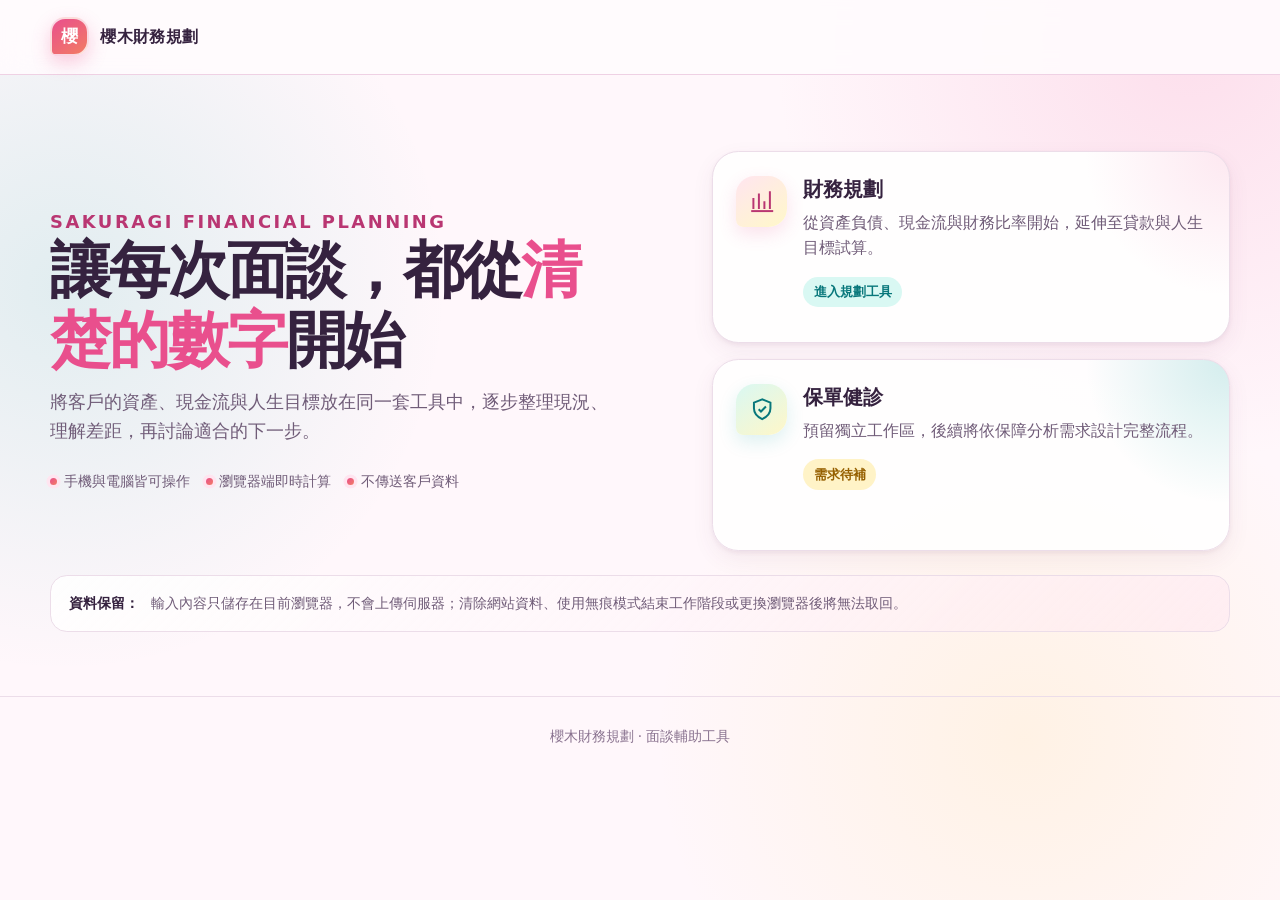
<file: index.html>
<!doctype html>
<html lang="zh-Hant">
  <head>
    <meta charset="utf-8">
    <meta name="viewport" content="width=device-width, initial-scale=1">
    <meta name="description" content="櫻木財務規劃—面談用個人財務分析與規劃工具。">
    <title>櫻木財務規劃</title>
    <link rel="icon" href="/assets/favicon.svg" type="image/svg+xml">
    <link rel="stylesheet" href="/assets/styles.css">
    <script type="module" src="/assets/app.js"></script>
  </head>
  <body data-page="home">
    <a class="skip-link" href="#main-content">跳到主要內容</a>
    <header class="site-header">
      <div class="header-inner">
        <a class="brand" href="/" aria-label="櫻木財務規劃首頁">
          <span class="brand-mark" aria-hidden="true">櫻</span>
          <span>櫻木財務規劃</span>
        </a>
      </div>
    </header>
    <main class="home-shell" id="main-content">
      <section class="hero" aria-labelledby="home-title">
        <div class="hero-copy">
          <p class="eyebrow">SAKURAGI FINANCIAL PLANNING</p>
          <h1 id="home-title">讓每次面談，都從<span>清楚的數字</span>開始</h1>
          <p>將客戶的資產、現金流與人生目標放在同一套工具中，逐步整理現況、理解差距，再討論適合的下一步。</p>
          <ul class="trust-line" aria-label="工具特點">
            <li>手機與電腦皆可操作</li>
            <li>瀏覽器端即時計算</li>
            <li>不傳送客戶資料</li>
          </ul>
        </div>
        <div class="entry-grid" aria-label="主要功能入口">
          <a class="entry-card" href="/finance">
            <span class="entry-icon" aria-hidden="true">
              <svg viewBox="0 0 24 24" fill="none" stroke="currentColor" stroke-width="1.8"><path d="M4 19V9m5 10V5m5 14v-7m5 7V3"/><path d="M2 21h20"/></svg>
            </span>
            <span>
              <h2>財務規劃</h2>
              <p>從資產負債、現金流與財務比率開始，延伸至貸款與人生目標試算。</p>
              <span class="tag is-ready">進入規劃工具</span>
            </span>
          </a>
          <a class="entry-card is-muted" href="/insurance">
            <span class="entry-icon" aria-hidden="true">
              <svg viewBox="0 0 24 24" fill="none" stroke="currentColor" stroke-width="1.8"><path d="M12 3 4.5 6v5.2c0 4.6 3 7.8 7.5 9.8 4.5-2 7.5-5.2 7.5-9.8V6L12 3Z"/><path d="m8.8 12 2.1 2.1 4.5-4.5"/></svg>
            </span>
            <span>
              <h2>保單健診</h2>
              <p>預留獨立工作區，後續將依保障分析需求設計完整流程。</p>
              <span class="tag is-pending">需求待補</span>
            </span>
          </a>
        </div>
      </section>
      <aside class="privacy-strip" aria-label="資料保存說明">
        <strong>資料保留：</strong>
        <p>輸入內容只儲存在目前瀏覽器，不會上傳伺服器；清除網站資料、使用無痕模式結束工作階段或更換瀏覽器後將無法取回。</p>
      </aside>
    </main>
    <footer class="site-footer">櫻木財務規劃 · 面談輔助工具</footer>
  </body>
</html>
</file>
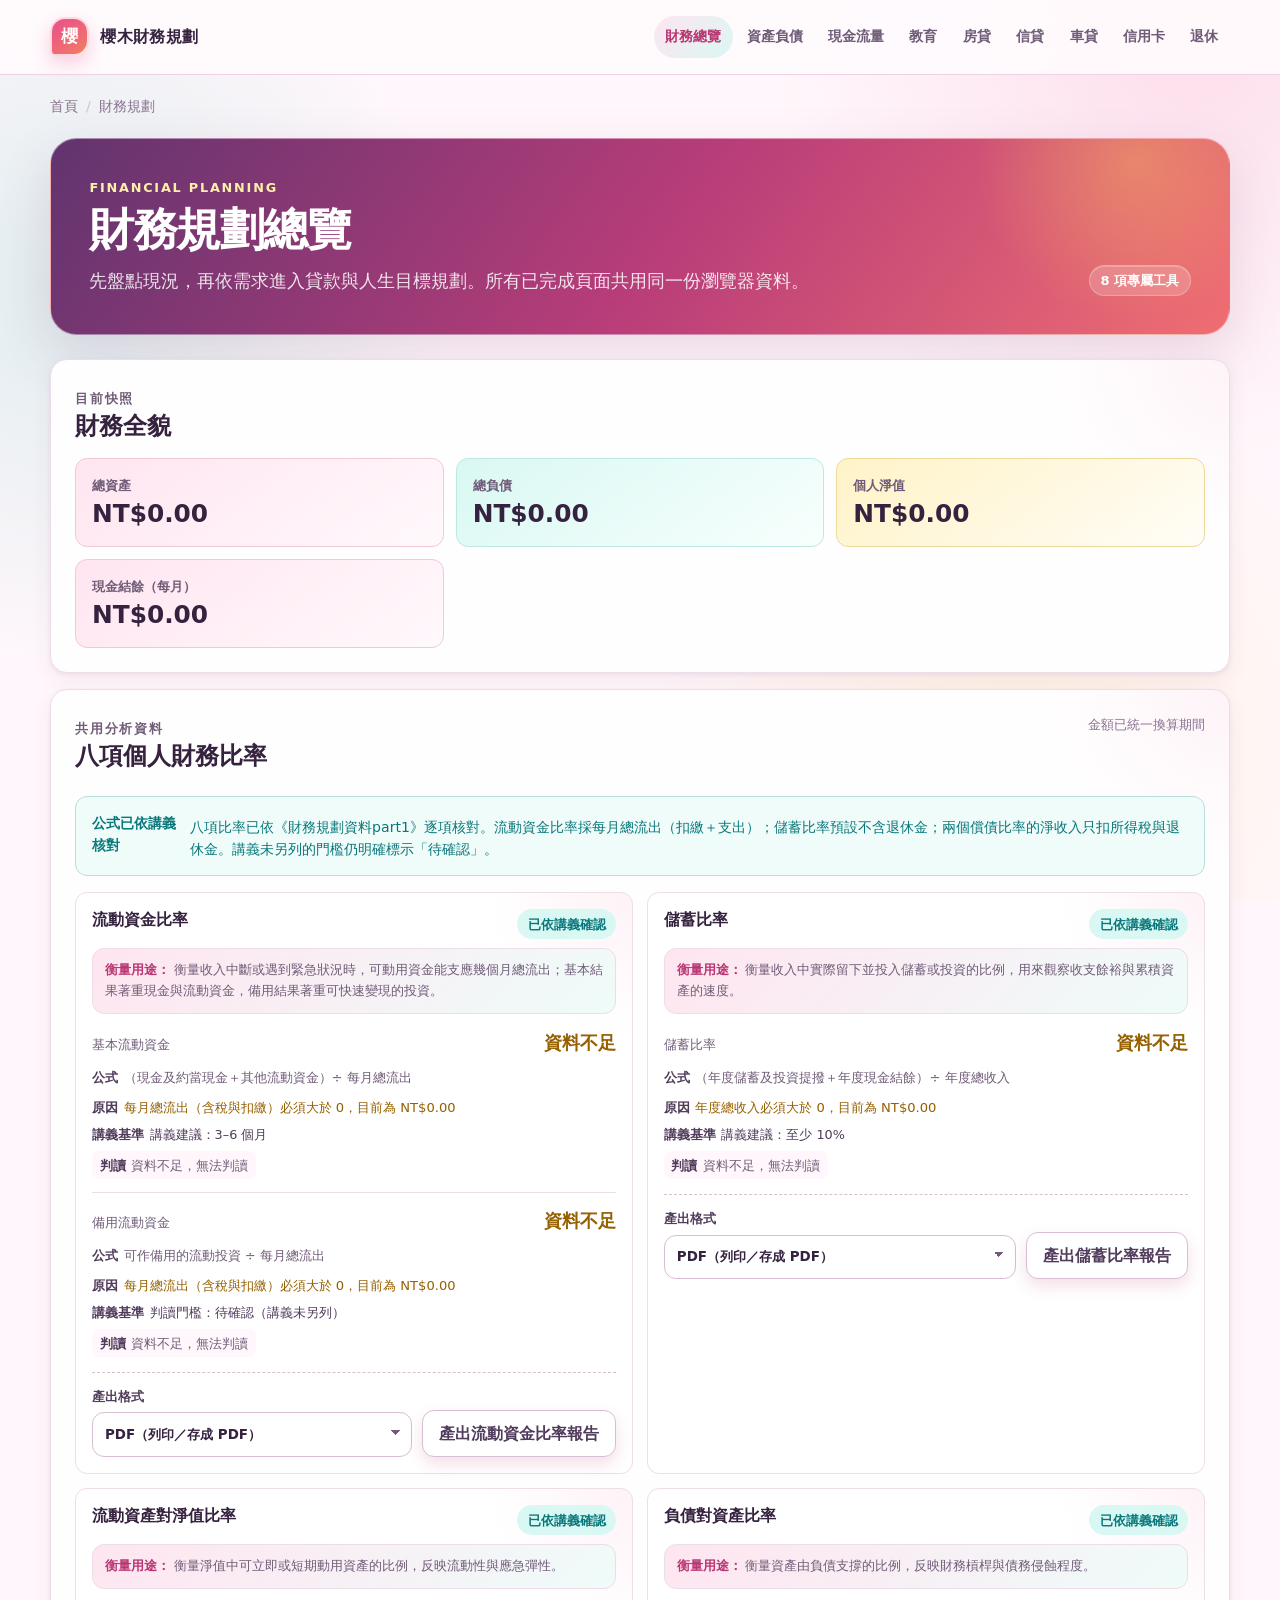
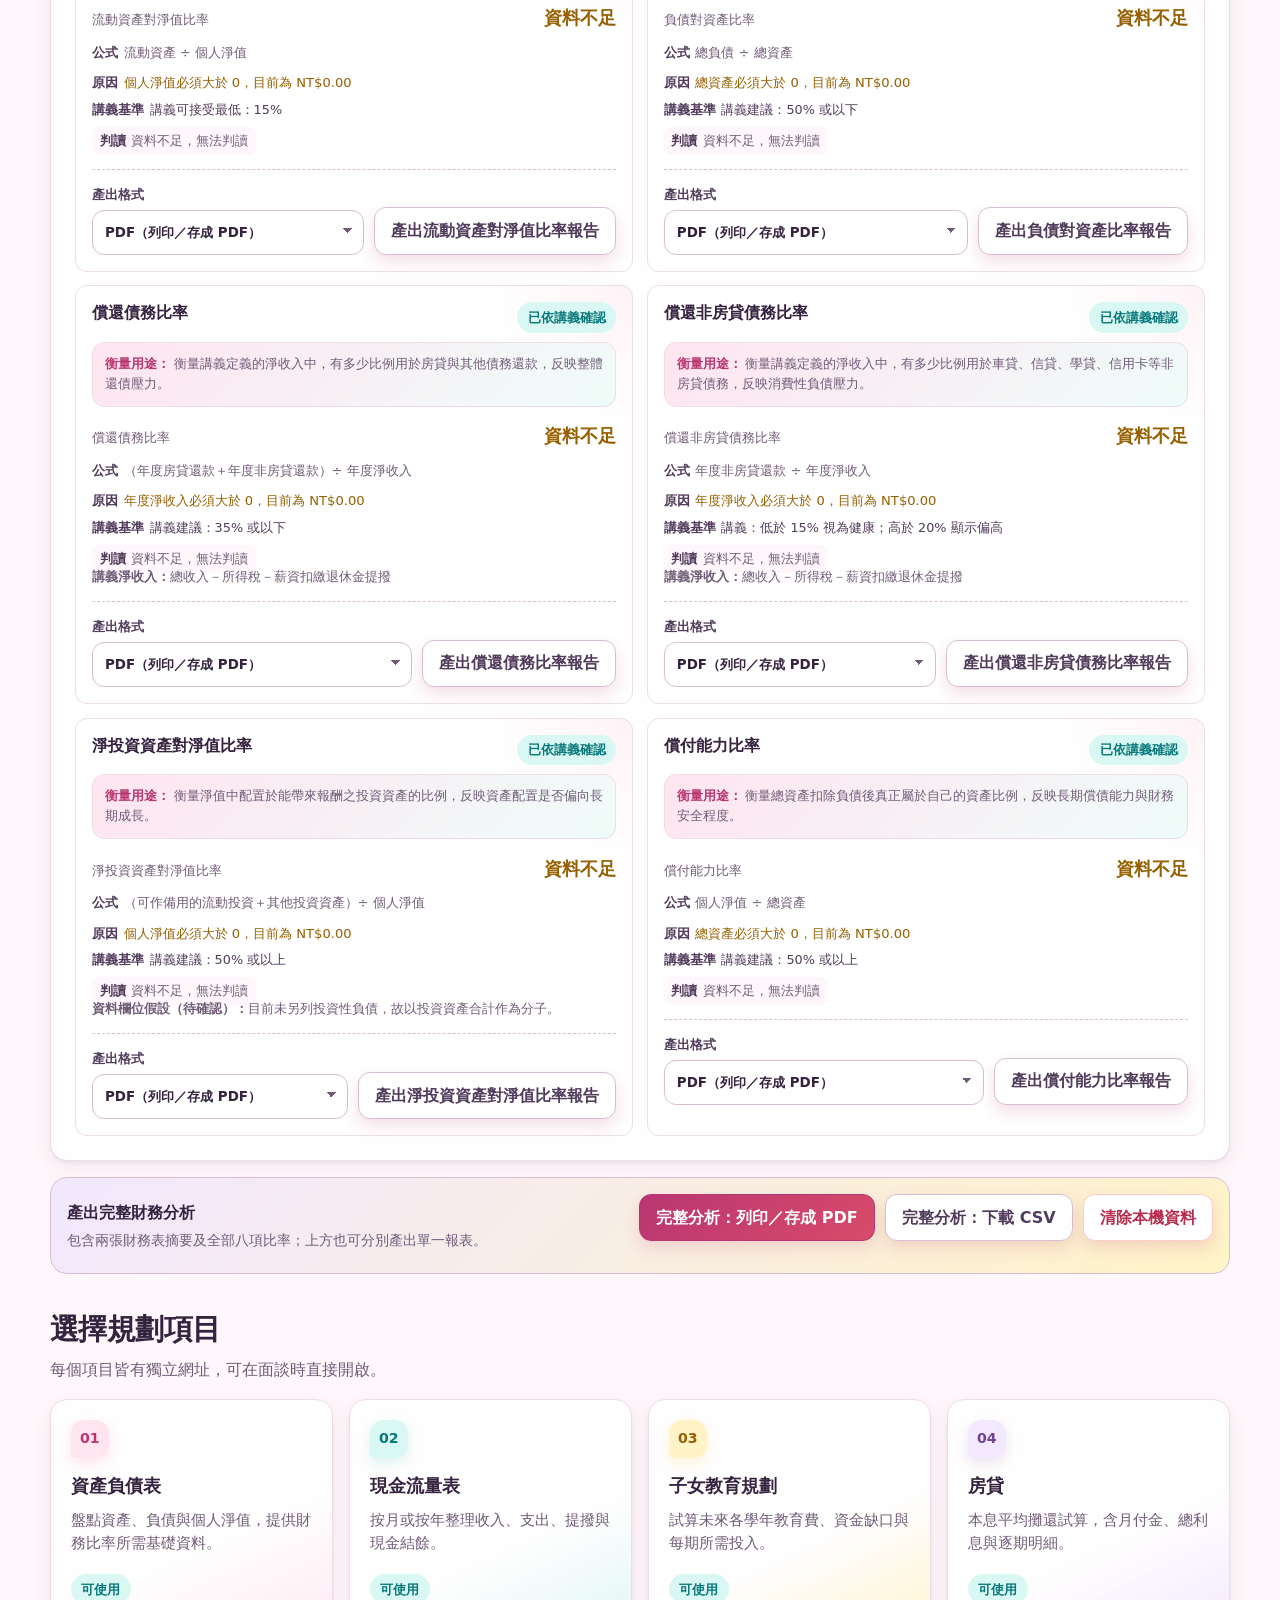
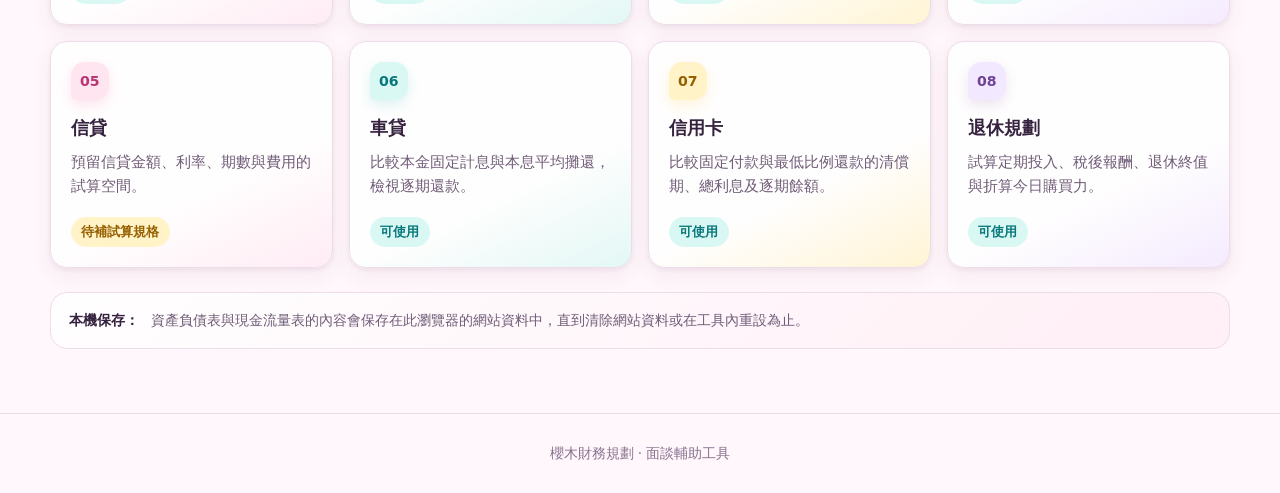
<file: finance/index.html>
<!doctype html>
<html lang="zh-Hant">
  <head>
    <meta charset="utf-8">
    <meta name="viewport" content="width=device-width, initial-scale=1">
    <meta name="description" content="櫻木財務規劃—八項財務規劃工具總覽。">
    <title>財務規劃總覽｜櫻木財務規劃</title>
    <link rel="icon" href="/assets/favicon.svg" type="image/svg+xml">
    <link rel="stylesheet" href="/assets/styles.css">
    <script type="module" src="/assets/app.js"></script>
  </head>
  <body data-page="finance-overview">
    <a class="skip-link" href="#main-content">跳到主要內容</a>
    <header class="site-header">
      <div class="header-inner">
        <a class="brand" href="/" aria-label="櫻木財務規劃首頁"><span class="brand-mark" aria-hidden="true">櫻</span><span>櫻木財務規劃</span></a>
        <nav class="site-nav" aria-label="財務規劃導覽">
          <ul>
            <li><a href="/finance">財務總覽</a></li><li><a href="/finance/balance-sheet">資產負債</a></li><li><a href="/finance/cash-flow">現金流量</a></li><li><a href="/finance/education">教育</a></li><li><a href="/finance/mortgage">房貸</a></li><li><a href="/finance/personal-loan">信貸</a></li><li><a href="/finance/car-loan">車貸</a></li><li><a href="/finance/credit-card">信用卡</a></li><li><a href="/finance/retirement">退休</a></li>
          </ul>
        </nav>
      </div>
    </header>
    <main class="page-shell" id="main-content">
      <ol class="breadcrumb"><li><a href="/">首頁</a></li><li aria-current="page">財務規劃</li></ol>
      <section class="page-heading">
        <div><p class="eyebrow">FINANCIAL PLANNING</p><h1>財務規劃總覽</h1><p>先盤點現況，再依需求進入貸款與人生目標規劃。所有已完成頁面共用同一份瀏覽器資料。</p></div>
        <span class="status-badge">8 項專屬工具</span>
      </section>
      <section id="overview-analysis" class="dynamic-content" aria-label="財務分析摘要"></section>
      <div class="overview-head"><div><h2>選擇規劃項目</h2><p>每個項目皆有獨立網址，可在面談時直接開啟。</p></div></div>
      <section class="feature-grid" aria-label="財務規劃項目">
        <a class="feature-card" href="/finance/balance-sheet"><span class="feature-number">01</span><h3>資產負債表</h3><p>盤點資產、負債與個人淨值，提供財務比率所需基礎資料。</p><span class="tag is-ready">可使用</span></a>
        <a class="feature-card" href="/finance/cash-flow"><span class="feature-number">02</span><h3>現金流量表</h3><p>按月或按年整理收入、支出、提撥與現金結餘。</p><span class="tag is-ready">可使用</span></a>
        <a class="feature-card" href="/finance/education"><span class="feature-number">03</span><h3>子女教育規劃</h3><p>推估各學年未來教育費、資金缺口與每期所需投入。</p><span class="tag is-ready">可使用</span></a>
        <a class="feature-card" href="/finance/mortgage"><span class="feature-number">04</span><h3>房貸</h3><p>本息平均攤還試算，含月付金、總利息與逐期明細。</p><span class="tag is-ready">可使用</span></a>
        <a class="feature-card" href="/finance/personal-loan"><span class="feature-number">05</span><h3>信貸</h3><p>預留信貸金額、利率、期數與費用的試算空間。</p><span class="tag is-pending">待補試算規格</span></a>
        <a class="feature-card" href="/finance/car-loan"><span class="feature-number">06</span><h3>車貸</h3><p>比較本金固定計息與本息平均攤還，檢視逐期還款。</p><span class="tag is-ready">可使用</span></a>
        <a class="feature-card" href="/finance/credit-card"><span class="feature-number">07</span><h3>信用卡</h3><p>比較固定付款與最低比例還款的清償期、利息及逐期餘額。</p><span class="tag is-ready">可使用</span></a>
        <a class="feature-card" href="/finance/retirement"><span class="feature-number">08</span><h3>退休規劃</h3><p>試算定期投入、稅後報酬、退休終值與折算今日購買力。</p><span class="tag is-ready">可使用</span></a>
      </section>
      <aside class="privacy-strip"><strong>本機保存：</strong><p>資產負債表與現金流量表的內容會保存在此瀏覽器的網站資料中，直到清除網站資料或在工具內重設為止。</p></aside>
    </main>
    <footer class="site-footer">櫻木財務規劃 · 面談輔助工具</footer>
  </body>
</html>
</file>
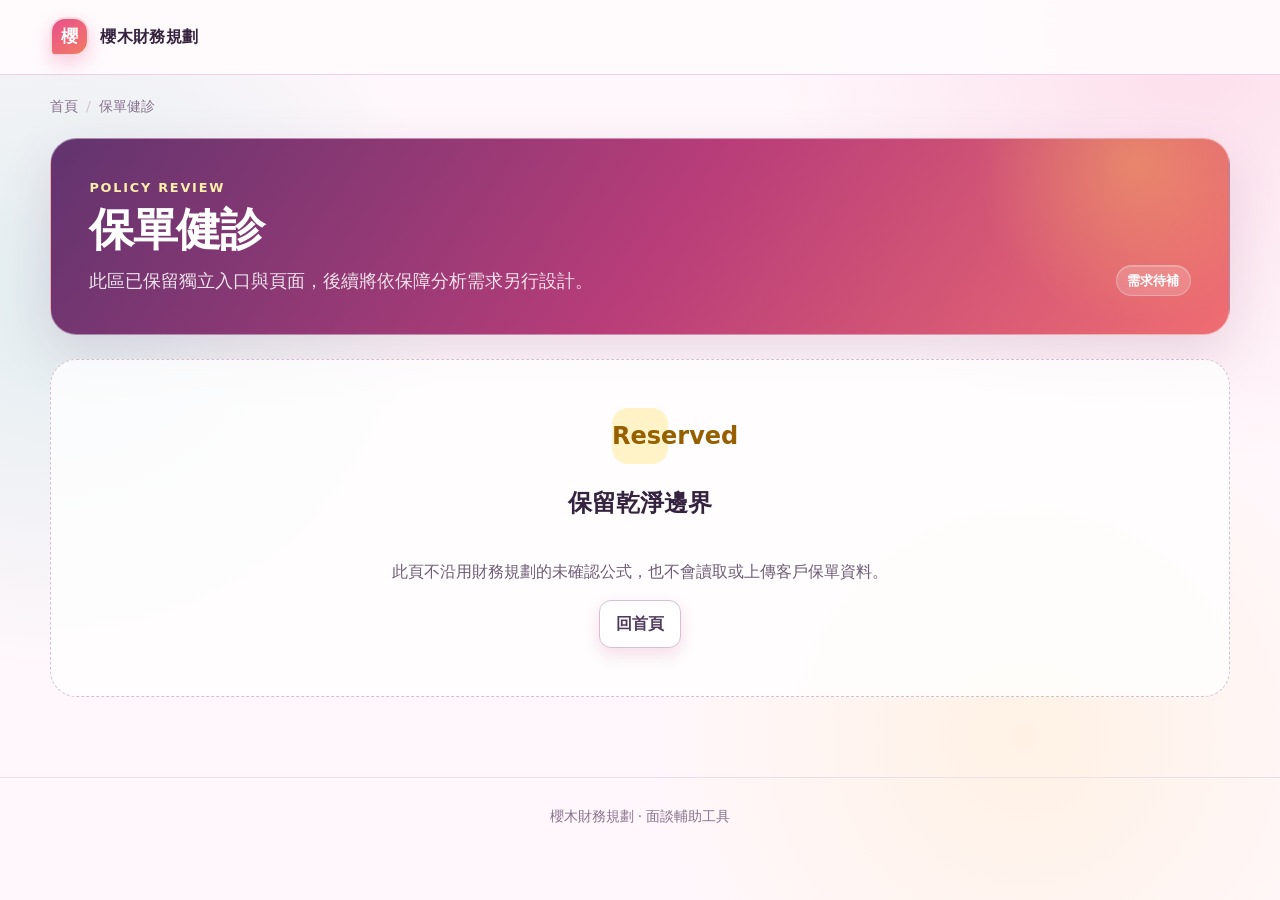
<file: insurance/index.html>
<!doctype html>
<html lang="zh-Hant">
  <head>
    <meta charset="utf-8"><meta name="viewport" content="width=device-width, initial-scale=1"><meta name="description" content="櫻木財務規劃—保單健診功能預留頁面。">
    <title>保單健診｜櫻木財務規劃</title><link rel="icon" href="/assets/favicon.svg" type="image/svg+xml"><link rel="stylesheet" href="/assets/styles.css"><script type="module" src="/assets/app.js"></script>
  </head>
  <body data-page="insurance">
    <a class="skip-link" href="#main-content">跳到主要內容</a>
    <header class="site-header"><div class="header-inner"><a class="brand" href="/" aria-label="櫻木財務規劃首頁"><span class="brand-mark" aria-hidden="true">櫻</span><span>櫻木財務規劃</span></a></div></header>
    <main class="page-shell" id="main-content">
      <ol class="breadcrumb"><li><a href="/">首頁</a></li><li aria-current="page">保單健診</li></ol>
      <section class="page-heading"><div><p class="eyebrow">POLICY REVIEW</p><h1>保單健診</h1><p>此區已保留獨立入口與頁面，後續將依保障分析需求另行設計。</p></div><span class="status-badge">需求待補</span></section>
      <section id="page-content" class="dynamic-content"><div class="placeholder-card"><div><span class="placeholder-mark" aria-hidden="true">保</span><h2>保單健診功能準備中</h2><p>待提供健診流程、保障分類、欄位與判讀規則後，再建立專屬分析工具。</p></div></div></section>
    </main>
    <footer class="site-footer">櫻木財務規劃 · 面談輔助工具</footer>
  </body>
</html>
</file>
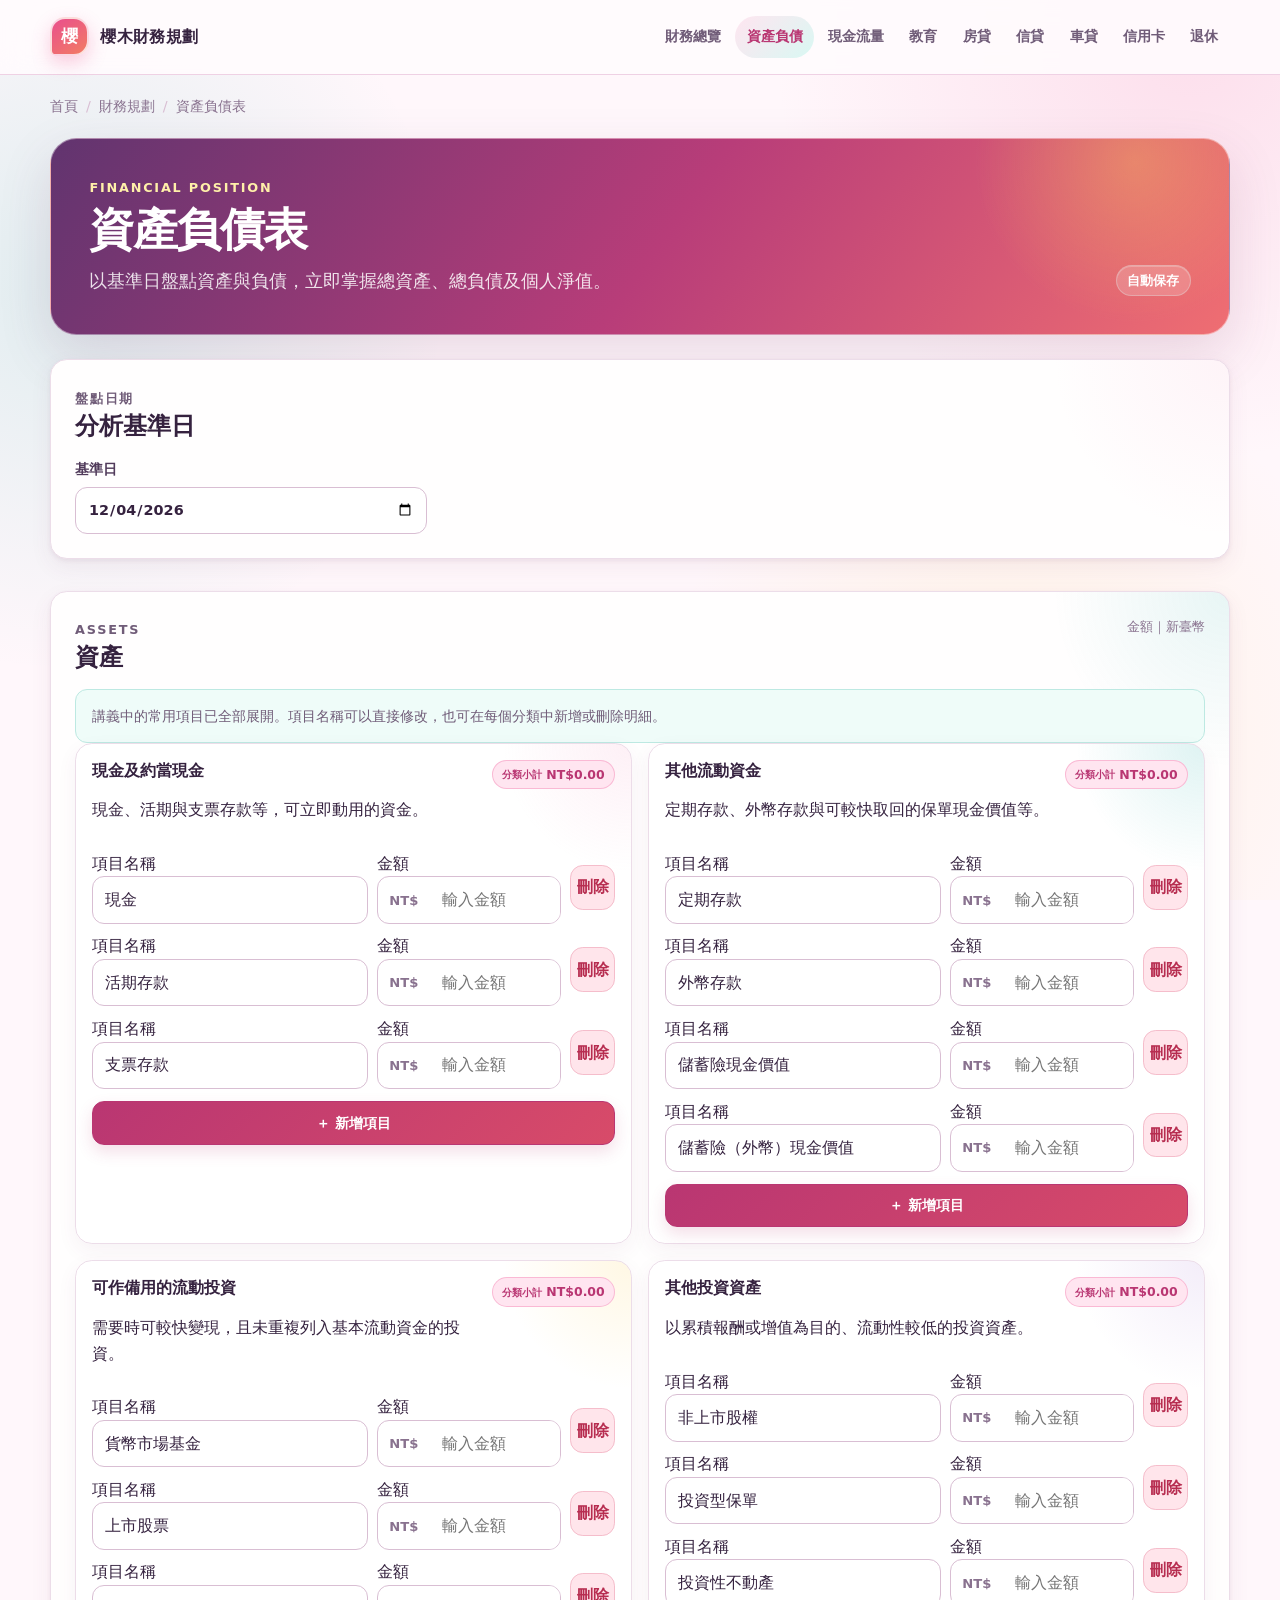
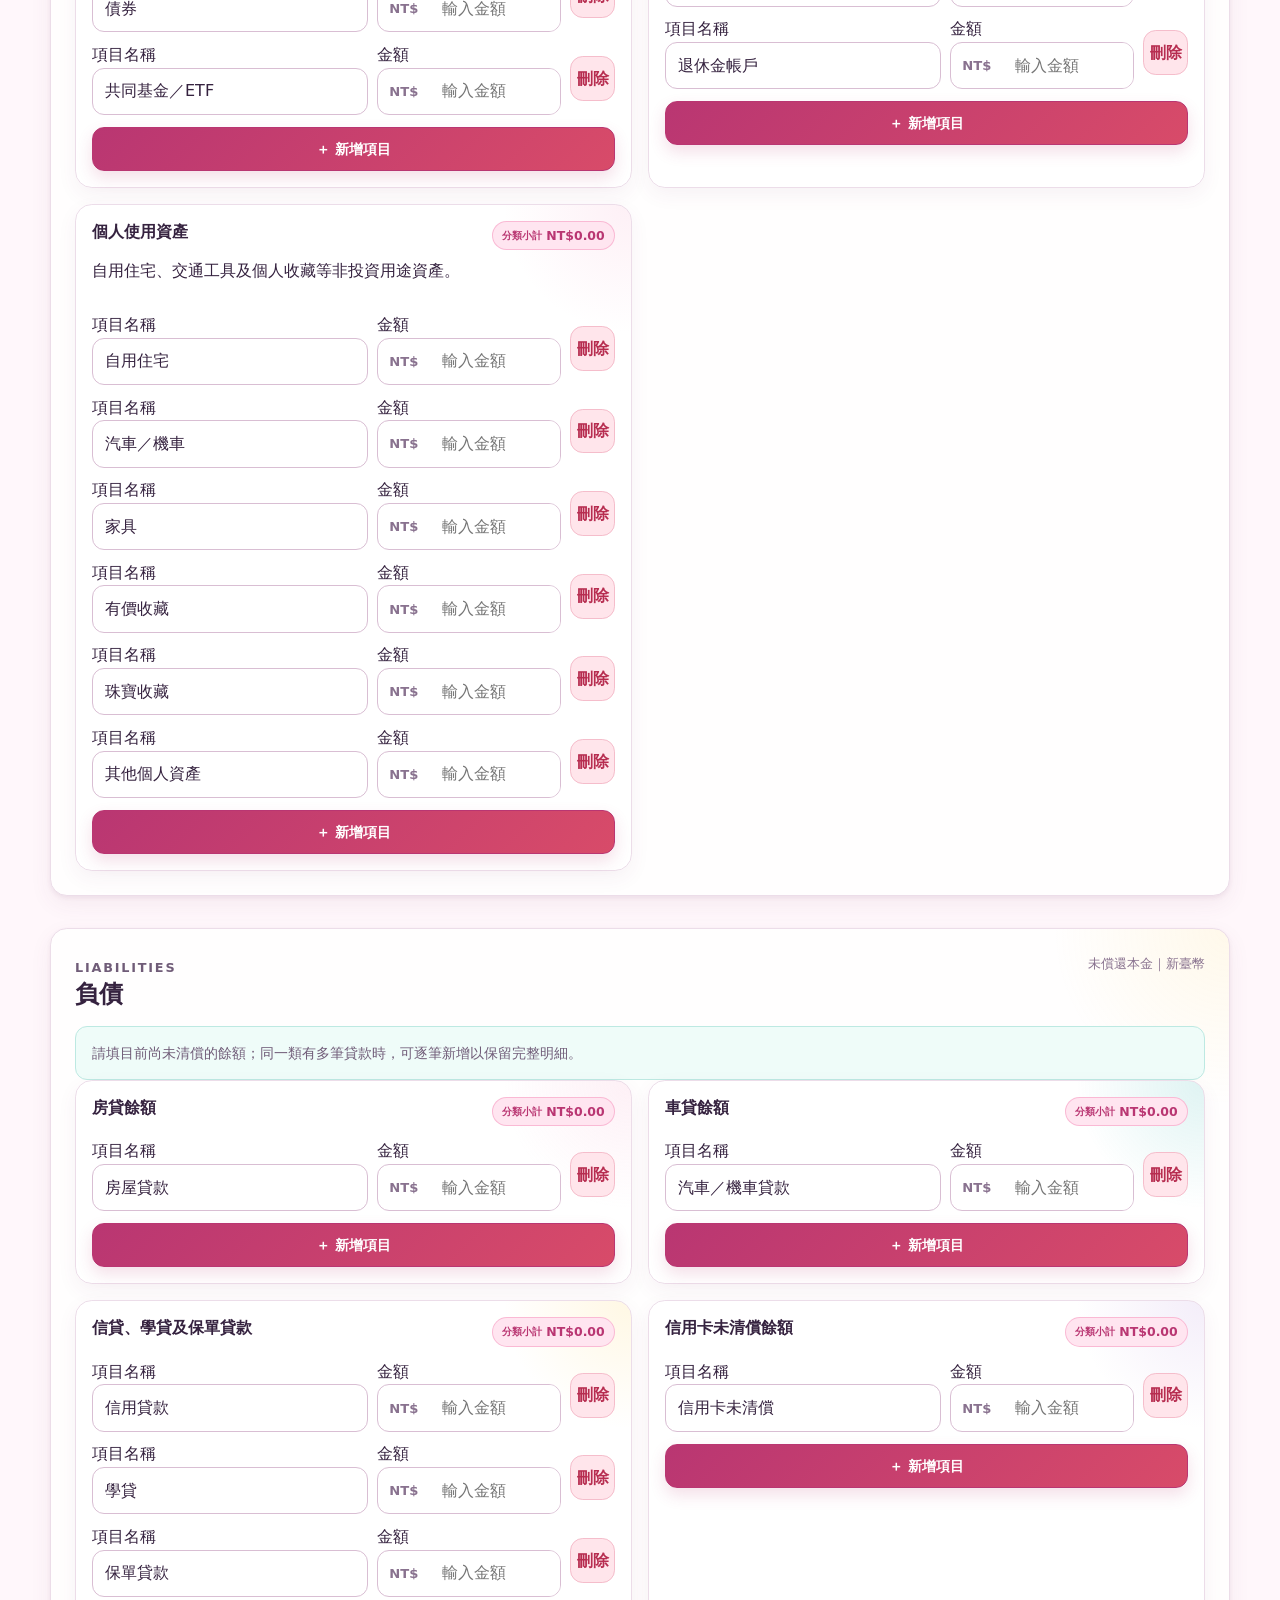
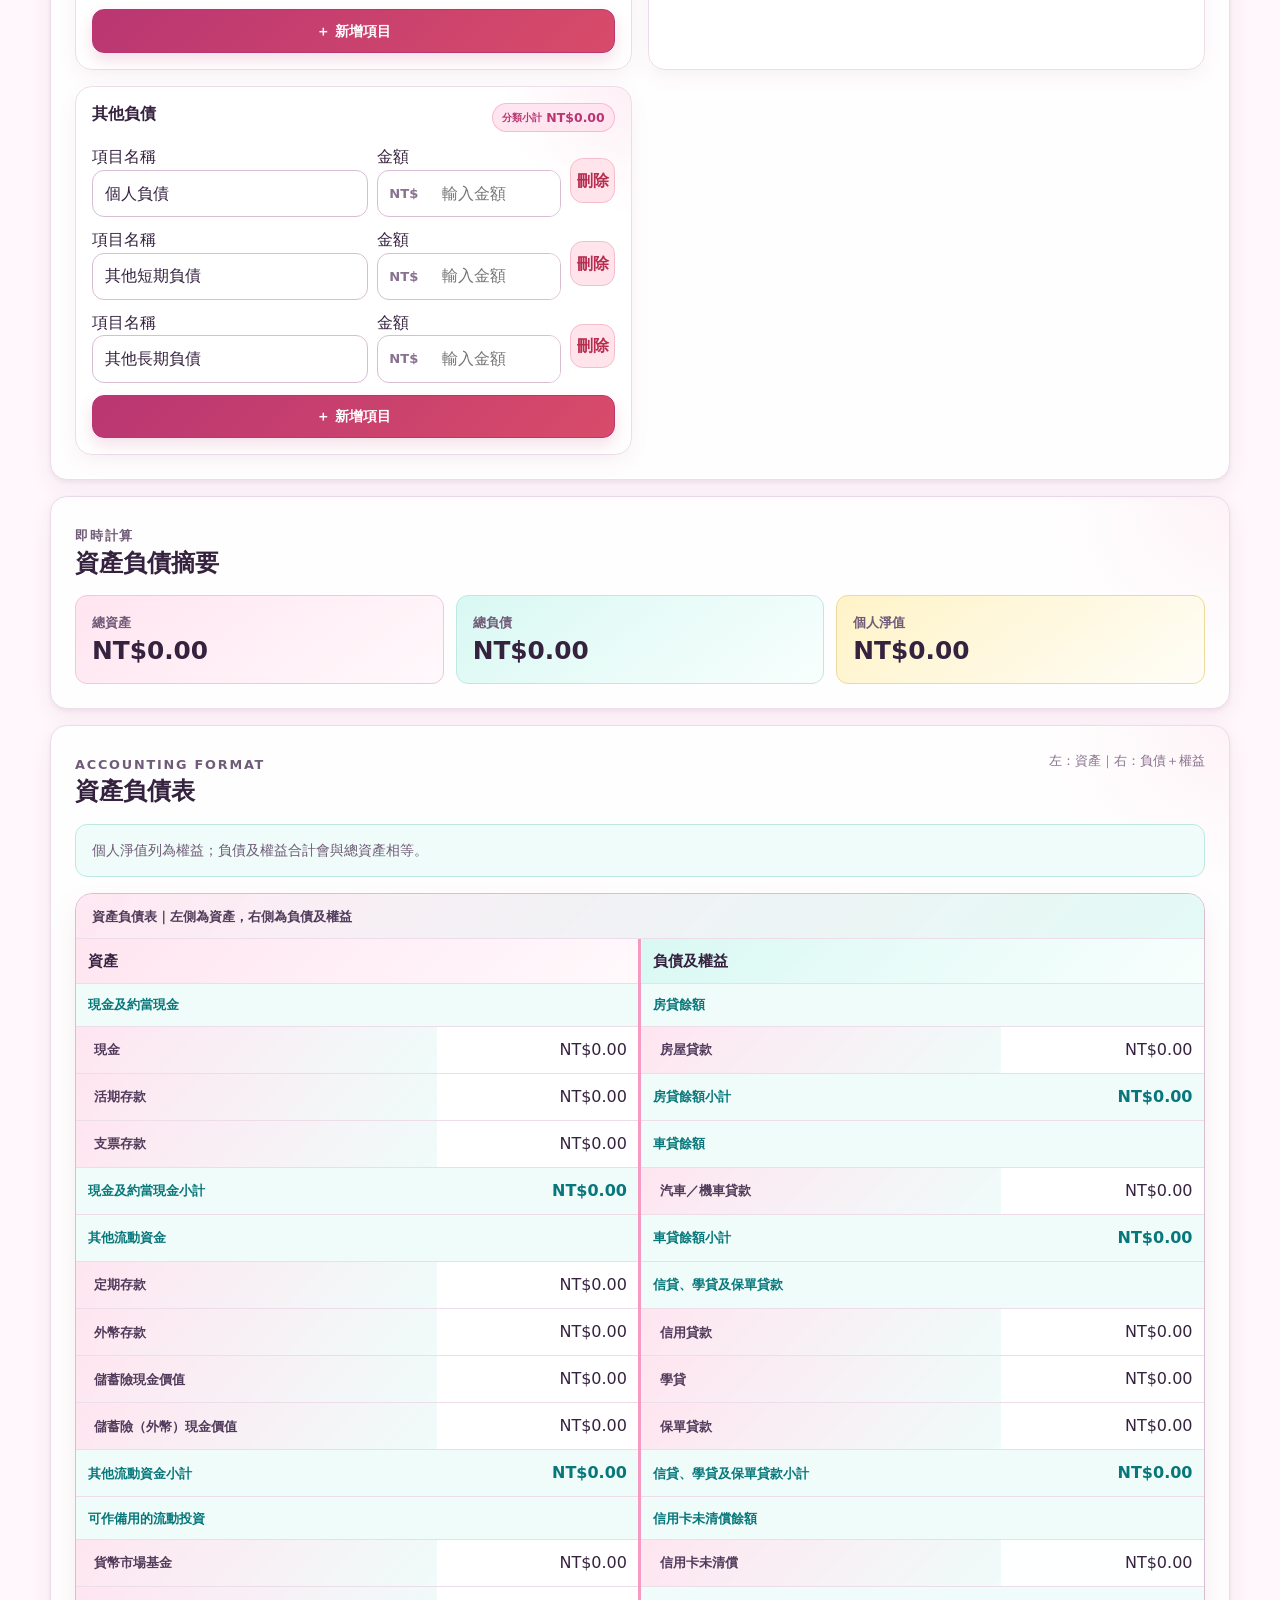
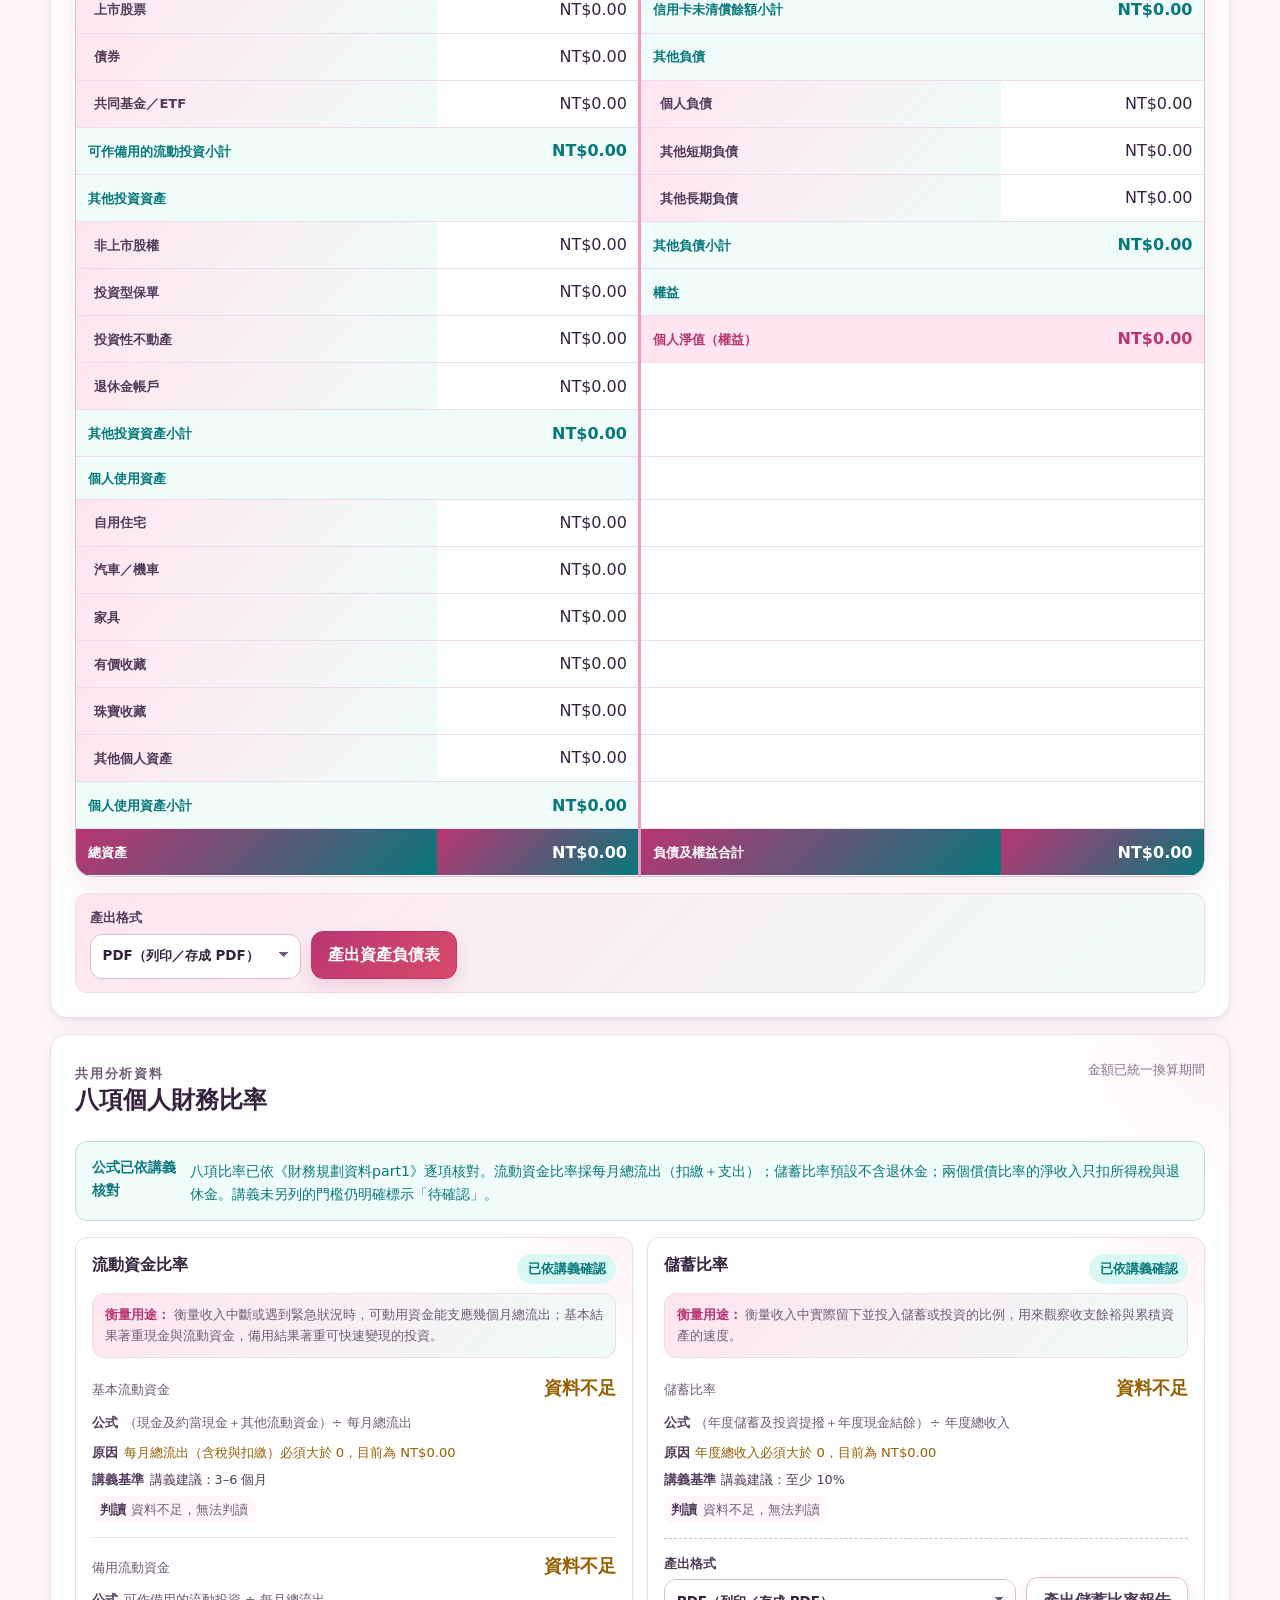
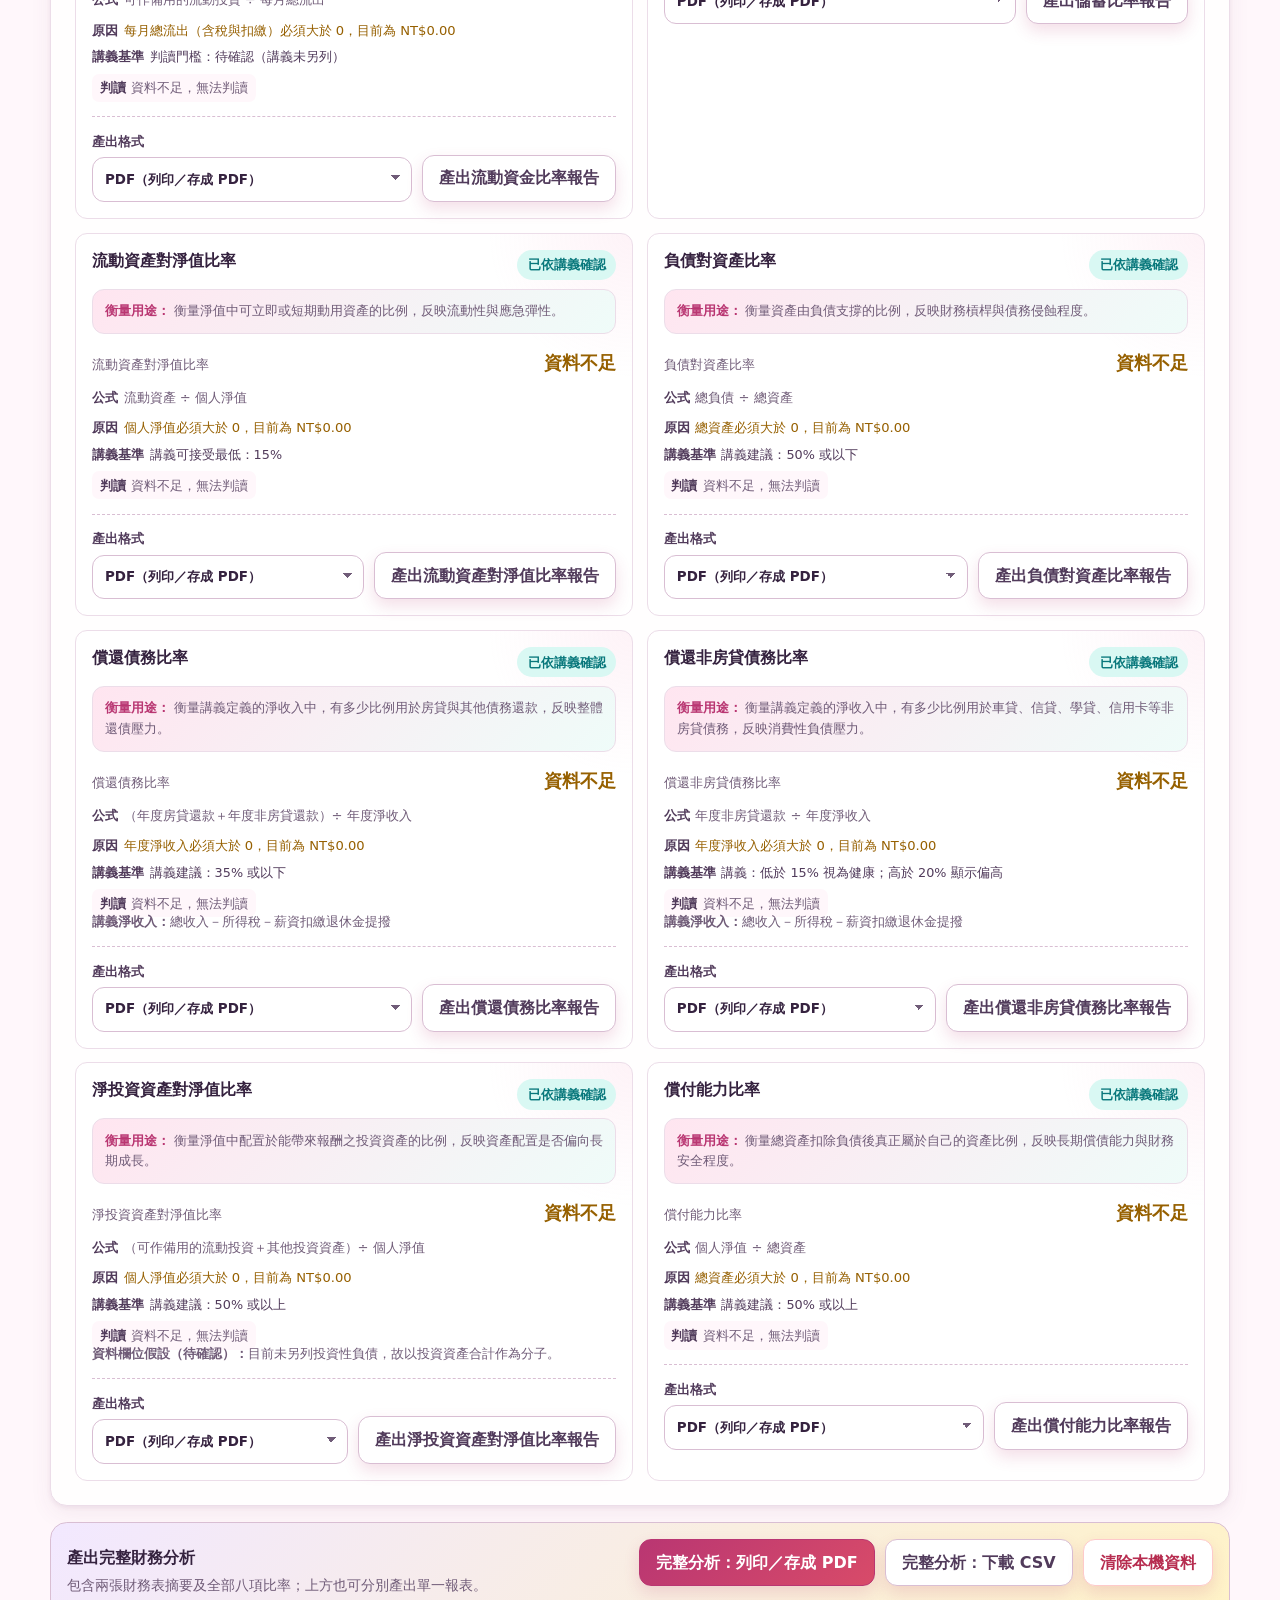
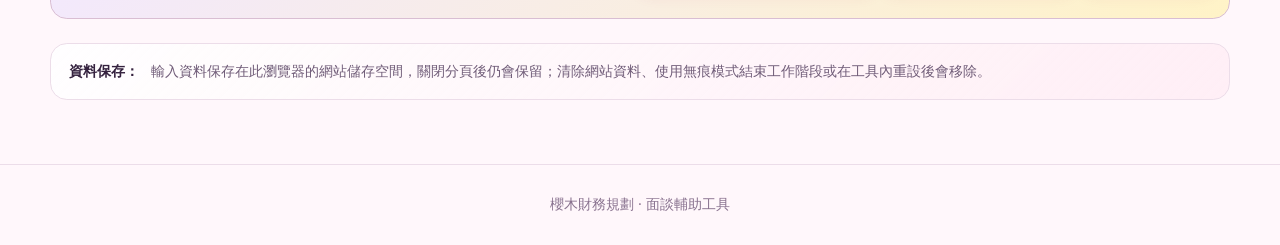
<file: finance/balance-sheet/index.html>
<!doctype html>
<html lang="zh-Hant">
  <head><meta charset="utf-8"><meta name="viewport" content="width=device-width, initial-scale=1"><meta name="description" content="輸入資產與負債，自動計算總資產、總負債、個人淨值與財務比率。"><title>資產負債表｜櫻木財務規劃</title><link rel="icon" href="/assets/favicon.svg" type="image/svg+xml"><link rel="stylesheet" href="/assets/styles.css"><script type="module" src="/assets/app.js"></script></head>
  <body data-page="balance-sheet">
    <a class="skip-link" href="#main-content">跳到主要內容</a>
    <header class="site-header"><div class="header-inner"><a class="brand" href="/" aria-label="櫻木財務規劃首頁"><span class="brand-mark" aria-hidden="true">櫻</span><span>櫻木財務規劃</span></a><nav class="site-nav" aria-label="財務規劃導覽"><ul><li><a href="/finance">財務總覽</a></li><li><a href="/finance/balance-sheet">資產負債</a></li><li><a href="/finance/cash-flow">現金流量</a></li><li><a href="/finance/education">教育</a></li><li><a href="/finance/mortgage">房貸</a></li><li><a href="/finance/personal-loan">信貸</a></li><li><a href="/finance/car-loan">車貸</a></li><li><a href="/finance/credit-card">信用卡</a></li><li><a href="/finance/retirement">退休</a></li></ul></nav></div></header>
    <main class="page-shell" id="main-content">
      <ol class="breadcrumb"><li><a href="/">首頁</a></li><li><a href="/finance">財務規劃</a></li><li aria-current="page">資產負債表</li></ol>
      <section class="page-heading"><div><p class="eyebrow">FINANCIAL POSITION</p><h1>資產負債表</h1><p>以基準日盤點資產與負債，立即掌握總資產、總負債及個人淨值。</p></div><span class="status-badge">自動保存</span></section>
      <section id="page-content" class="dynamic-content" aria-live="polite"></section>
      <aside class="privacy-strip no-print"><strong>資料保存：</strong><p>輸入資料保存在此瀏覽器的網站儲存空間，關閉分頁後仍會保留；清除網站資料、使用無痕模式結束工作階段或在工具內重設後會移除。</p></aside>
    </main><footer class="site-footer">櫻木財務規劃 · 面談輔助工具</footer>
  </body>
</html>
</file>
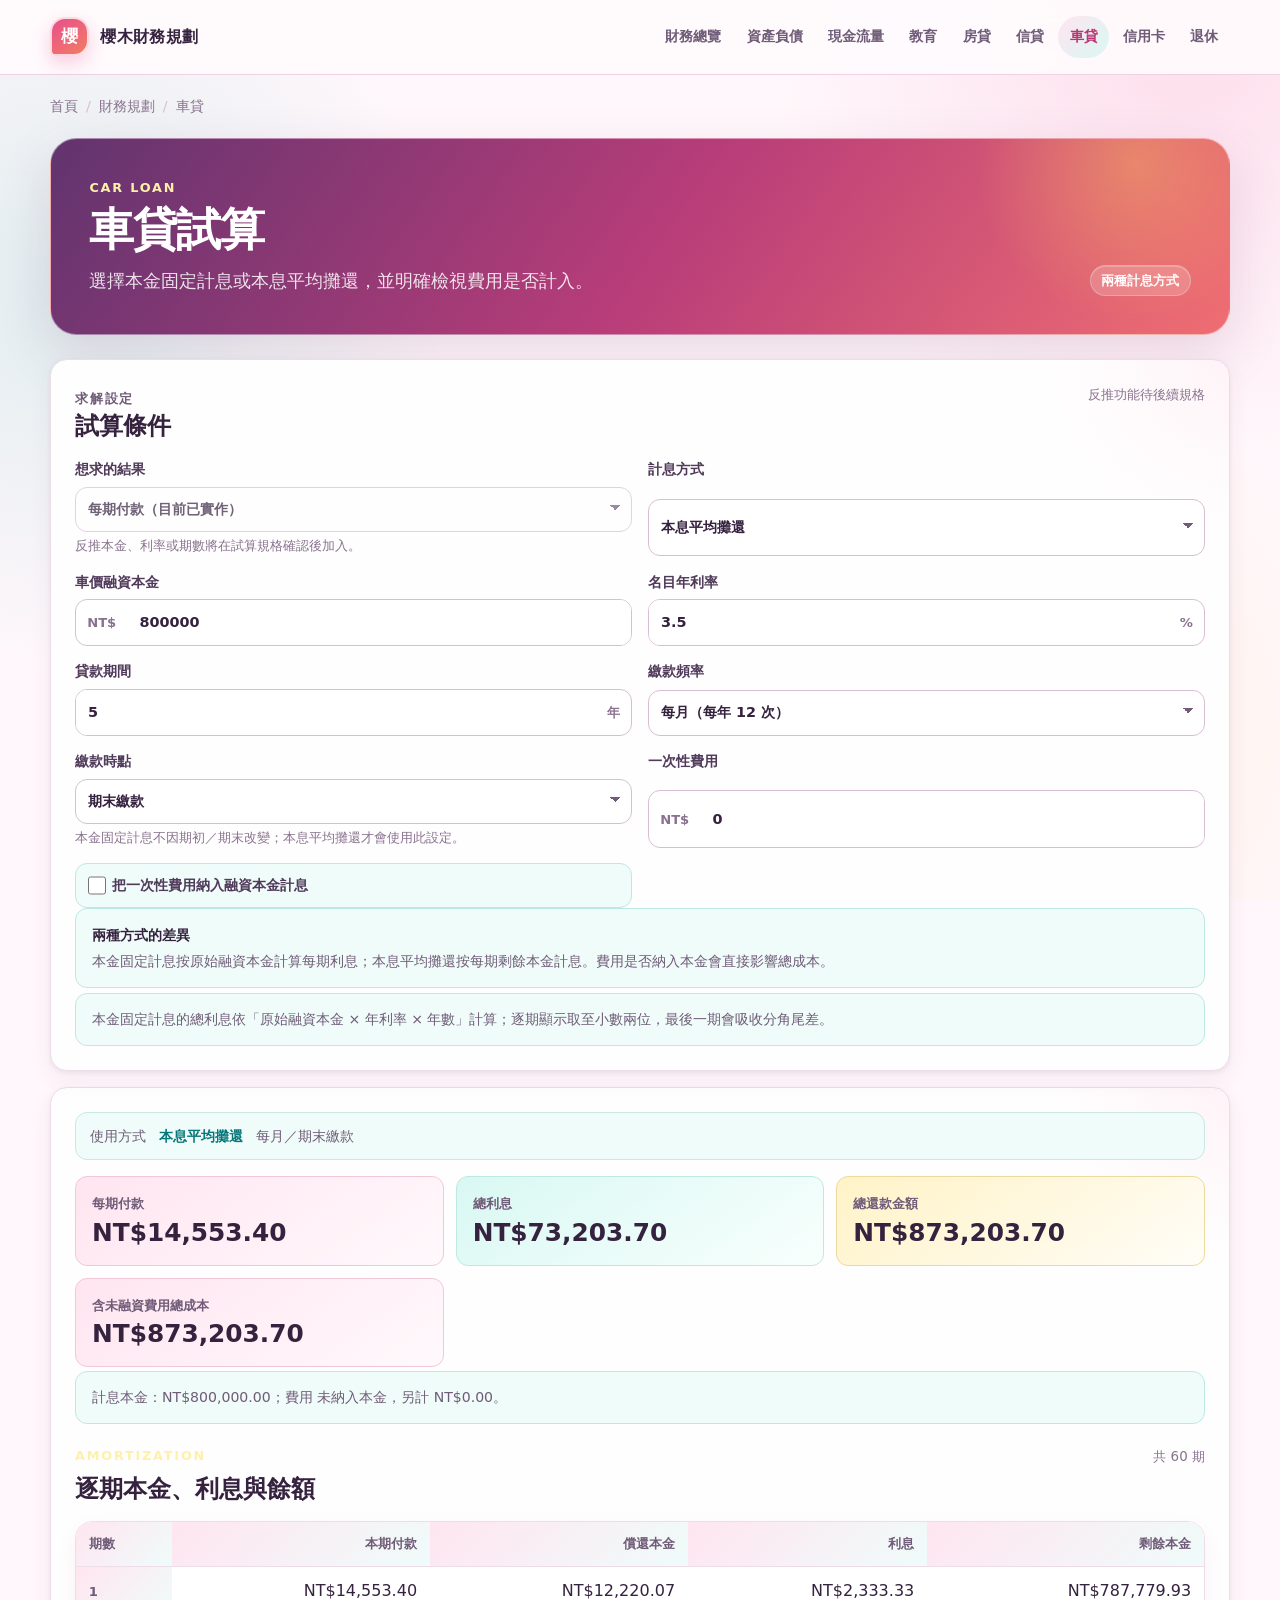
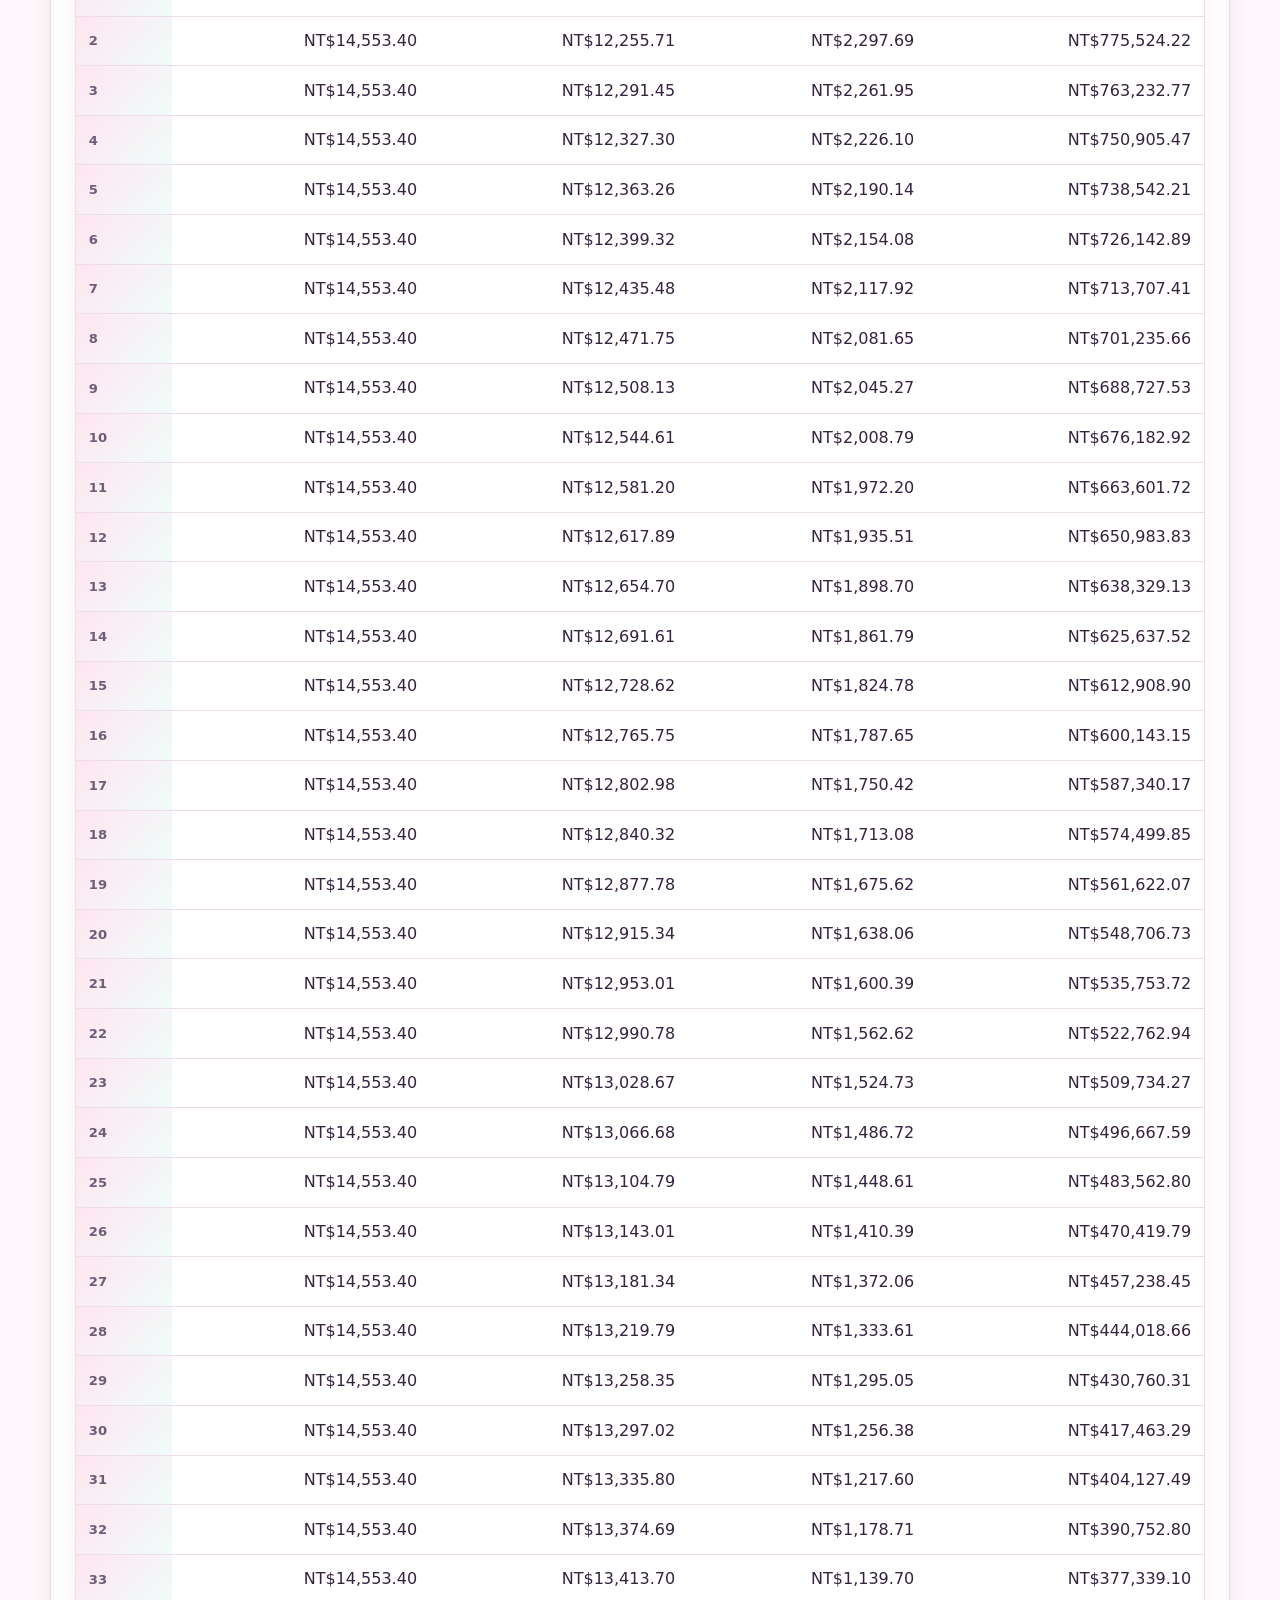
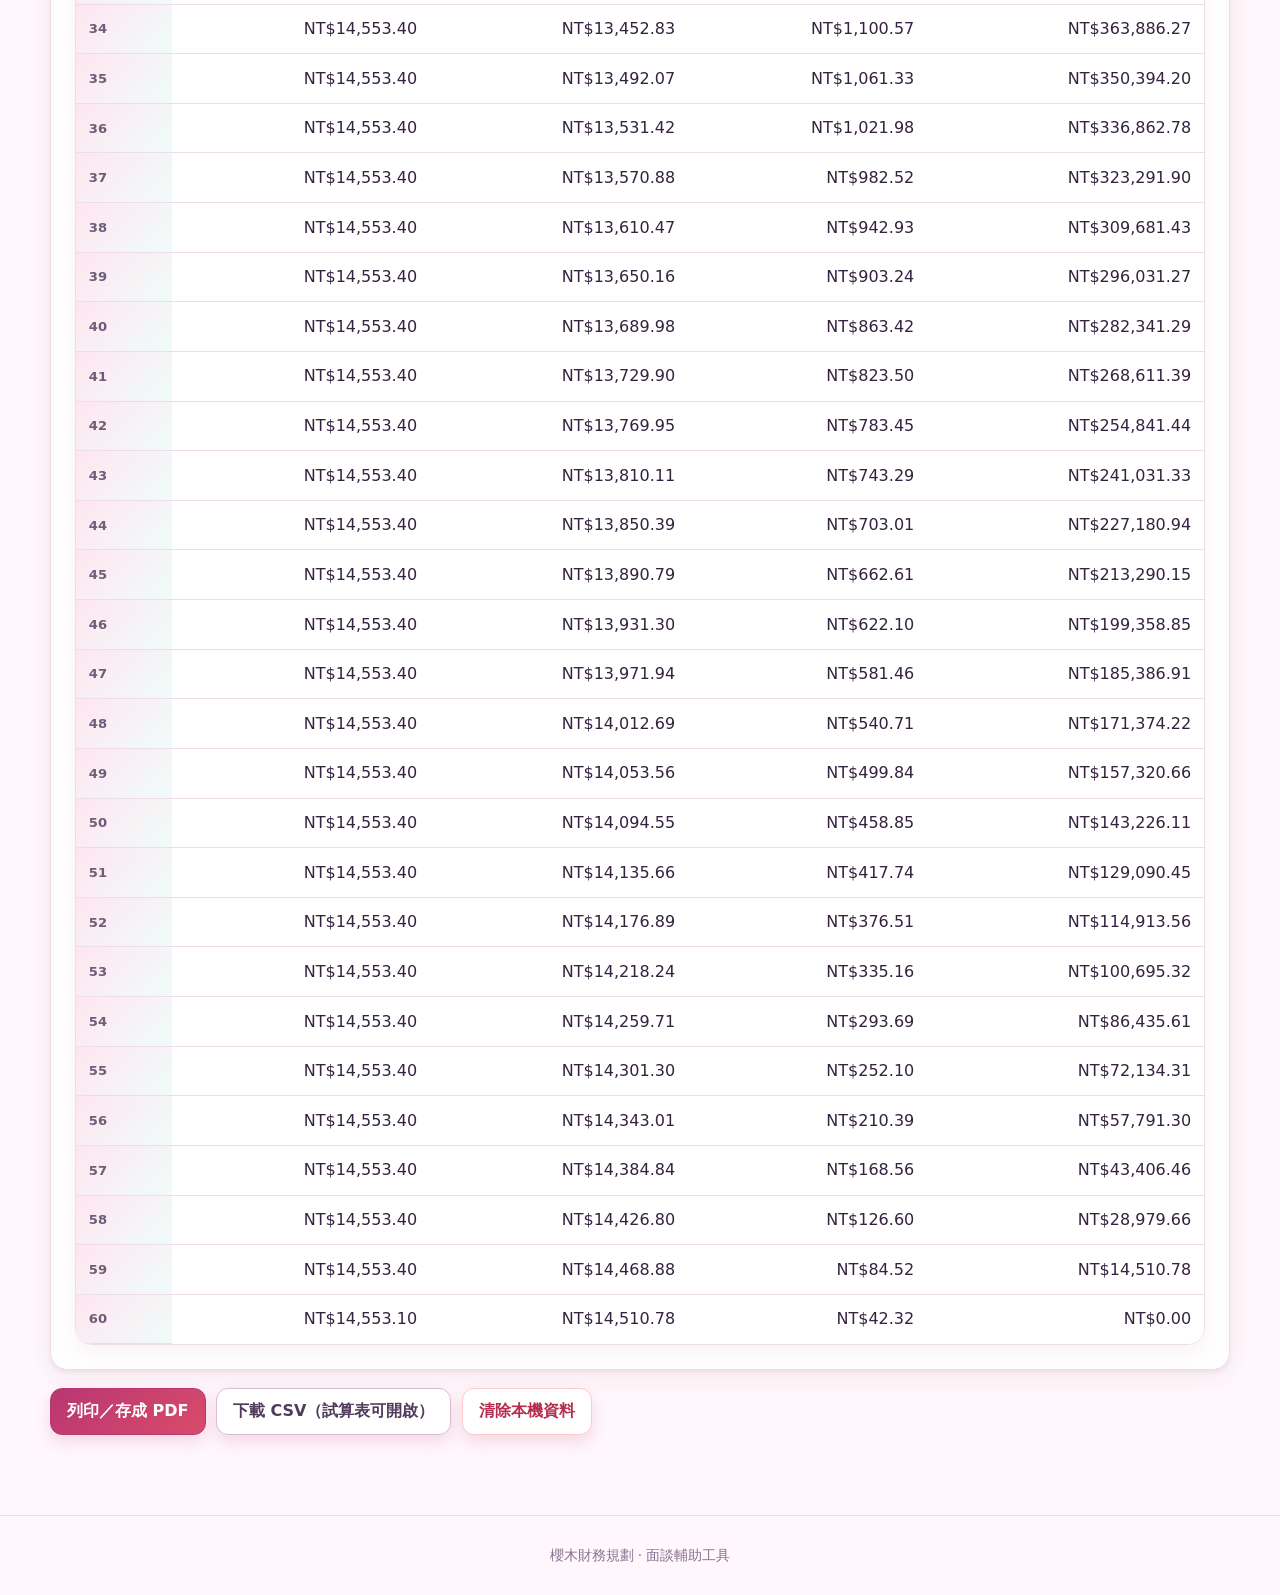
<file: finance/car-loan/index.html>
<!doctype html>
<html lang="zh-Hant">
  <head><meta charset="utf-8"><meta name="viewport" content="width=device-width, initial-scale=1"><meta name="description" content="車貸本金固定計息與本息平均攤還比較試算。"><title>車貸試算｜櫻木財務規劃</title><link rel="icon" href="/assets/favicon.svg" type="image/svg+xml"><link rel="stylesheet" href="/assets/styles.css"><script type="module" src="/assets/app.js"></script></head>
  <body data-page="car-loan">
    <a class="skip-link" href="#main-content">跳到主要內容</a>
    <header class="site-header"><div class="header-inner"><a class="brand" href="/" aria-label="櫻木財務規劃首頁"><span class="brand-mark" aria-hidden="true">櫻</span><span>櫻木財務規劃</span></a><nav class="site-nav" aria-label="財務規劃導覽"><ul><li><a href="/finance">財務總覽</a></li><li><a href="/finance/balance-sheet">資產負債</a></li><li><a href="/finance/cash-flow">現金流量</a></li><li><a href="/finance/education">教育</a></li><li><a href="/finance/mortgage">房貸</a></li><li><a href="/finance/personal-loan">信貸</a></li><li><a href="/finance/car-loan">車貸</a></li><li><a href="/finance/credit-card">信用卡</a></li><li><a href="/finance/retirement">退休</a></li></ul></nav></div></header>
    <main class="page-shell" id="main-content">
      <ol class="breadcrumb"><li><a href="/">首頁</a></li><li><a href="/finance">財務規劃</a></li><li aria-current="page">車貸</li></ol>
      <section class="page-heading"><div><p class="eyebrow">CAR LOAN</p><h1>車貸試算</h1><p>選擇本金固定計息或本息平均攤還，並明確檢視費用是否計入。</p></div><span class="status-badge">兩種計息方式</span></section>
      <section id="page-content" class="dynamic-content" aria-live="polite"></section>
    </main><footer class="site-footer">櫻木財務規劃 · 面談輔助工具</footer>
  </body>
</html>
</file>
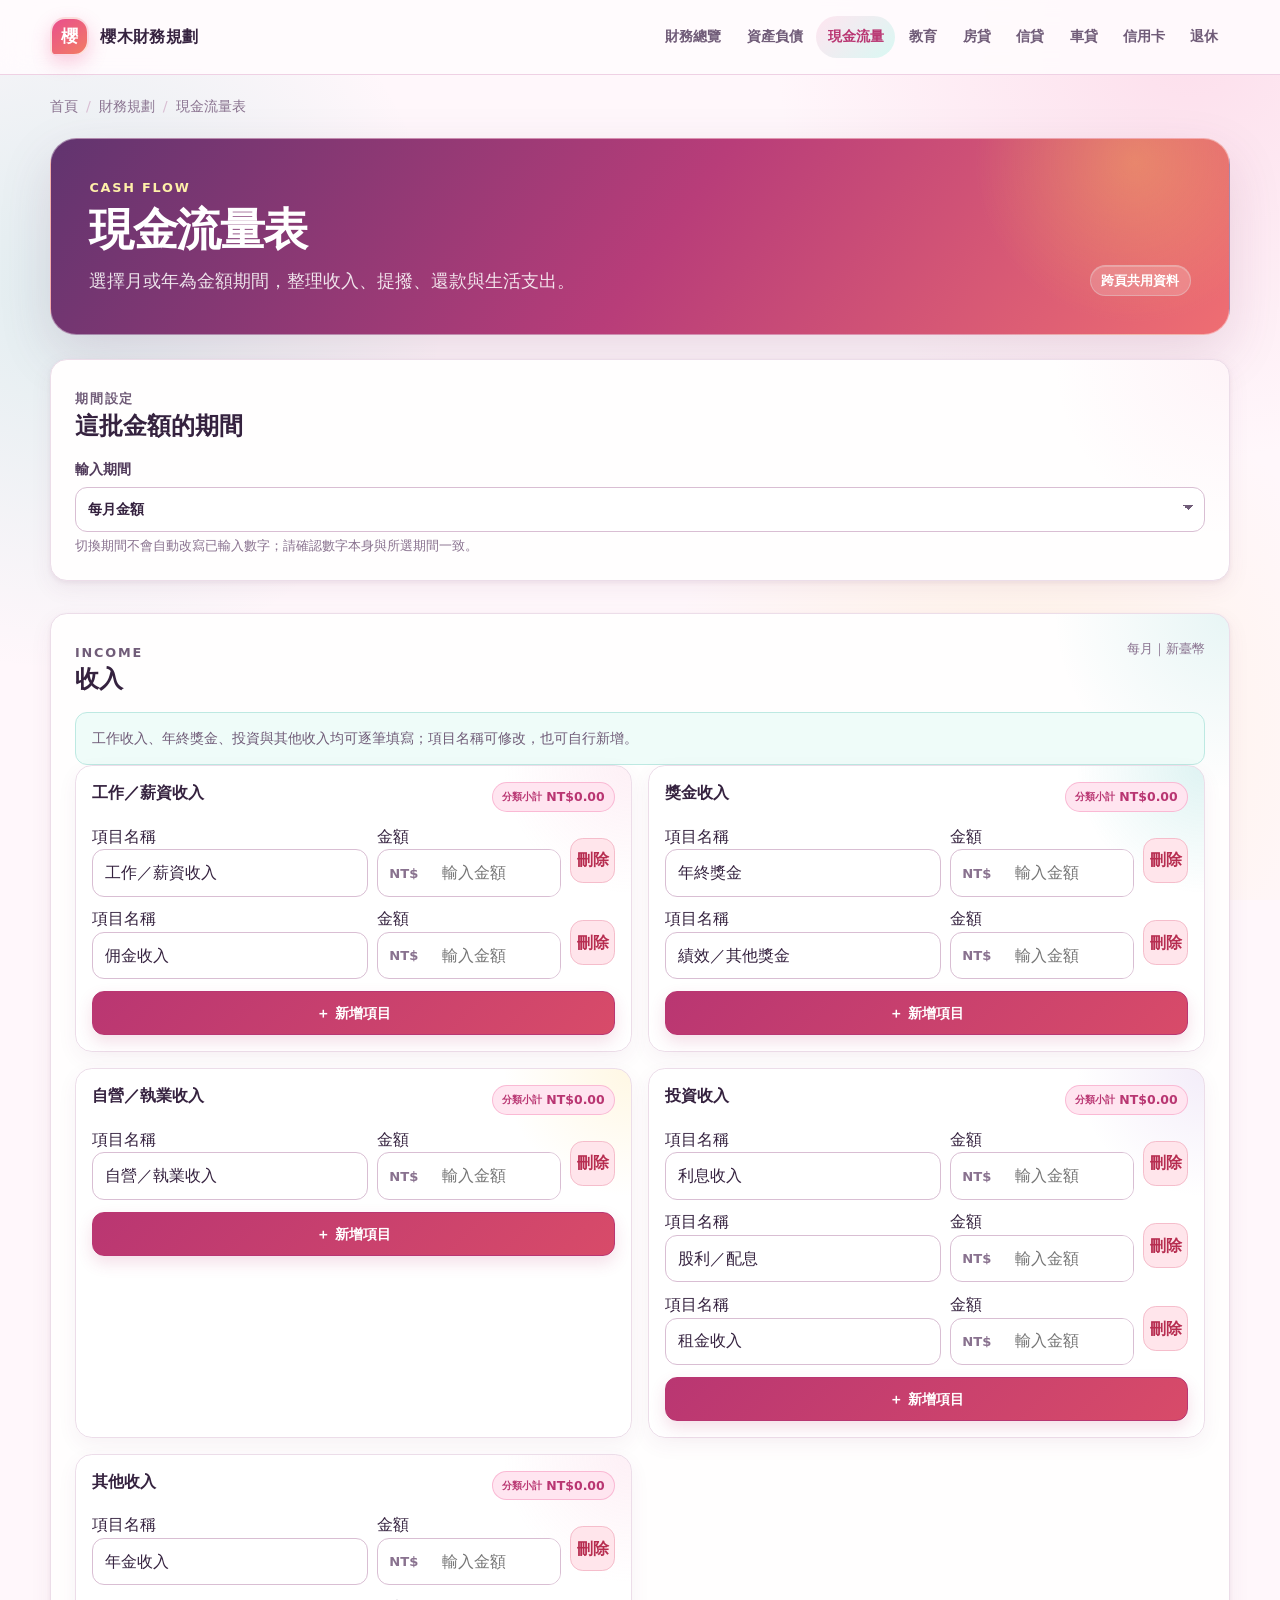
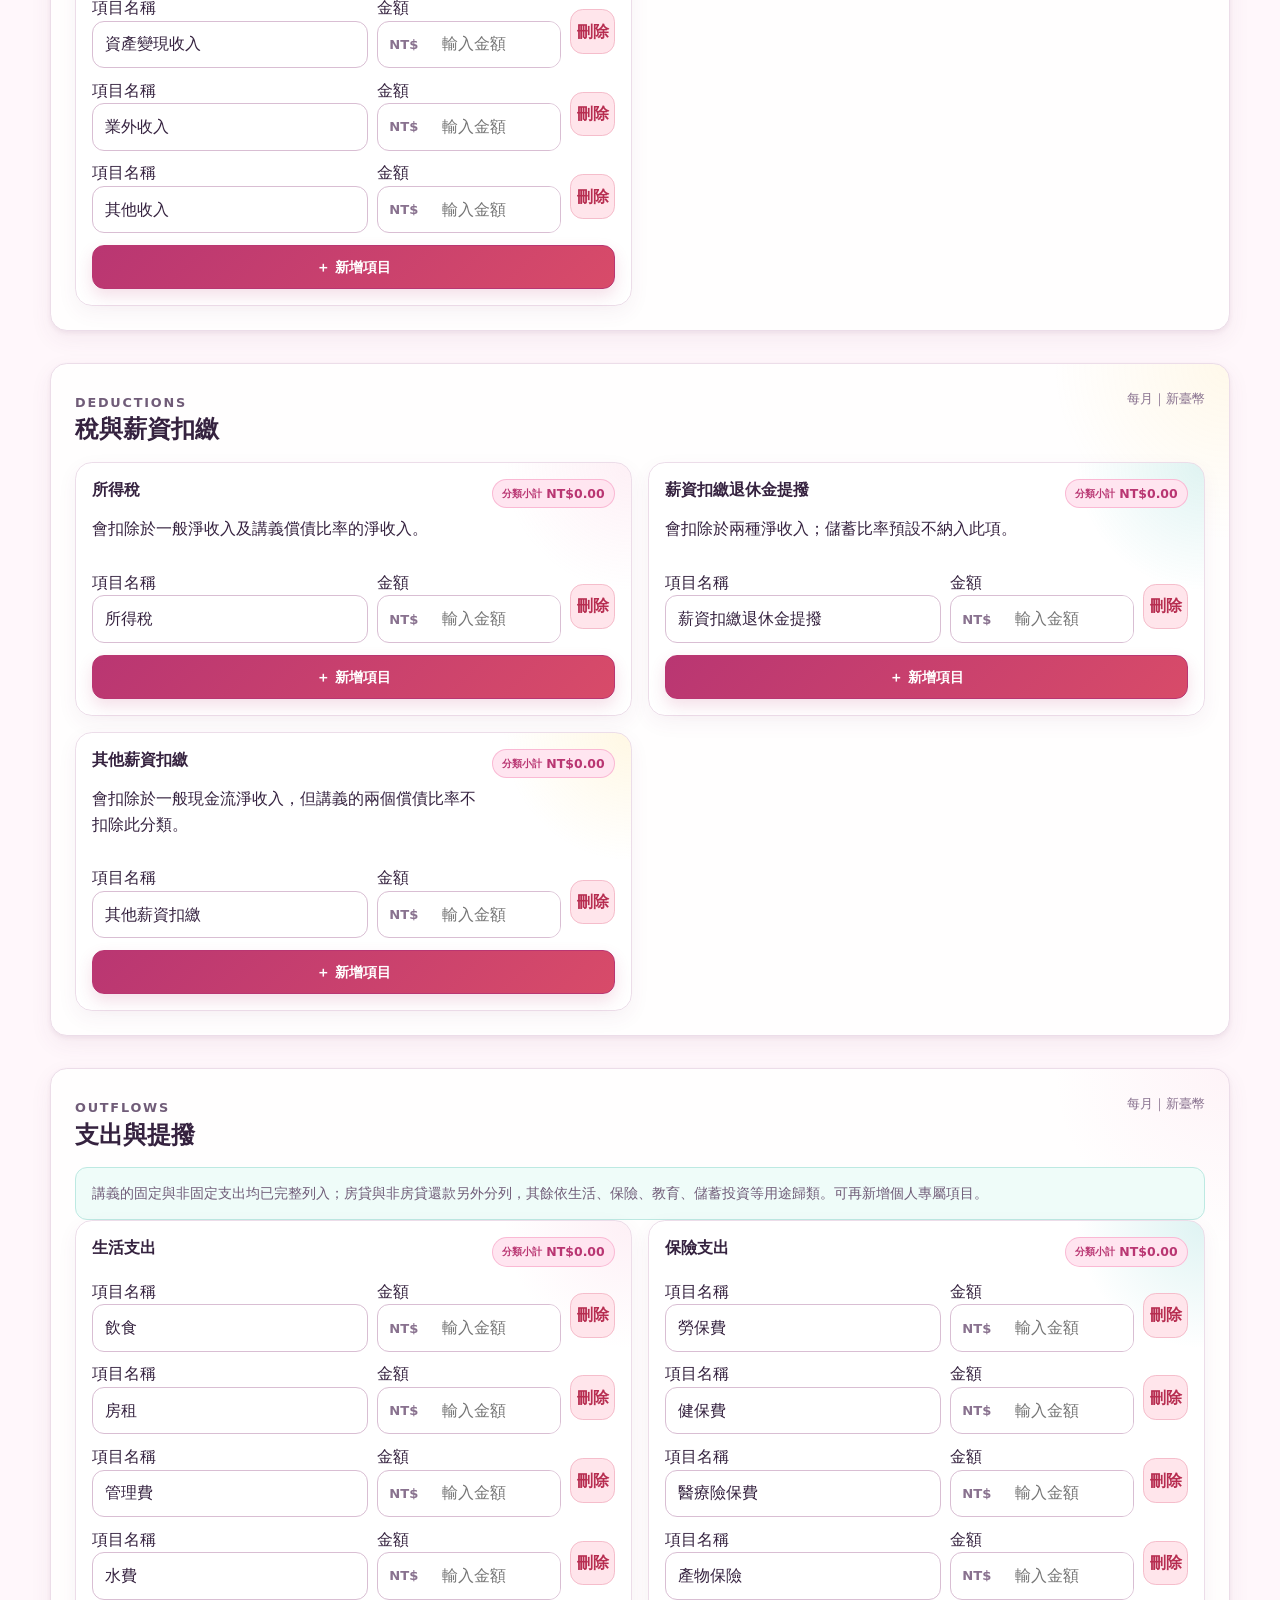
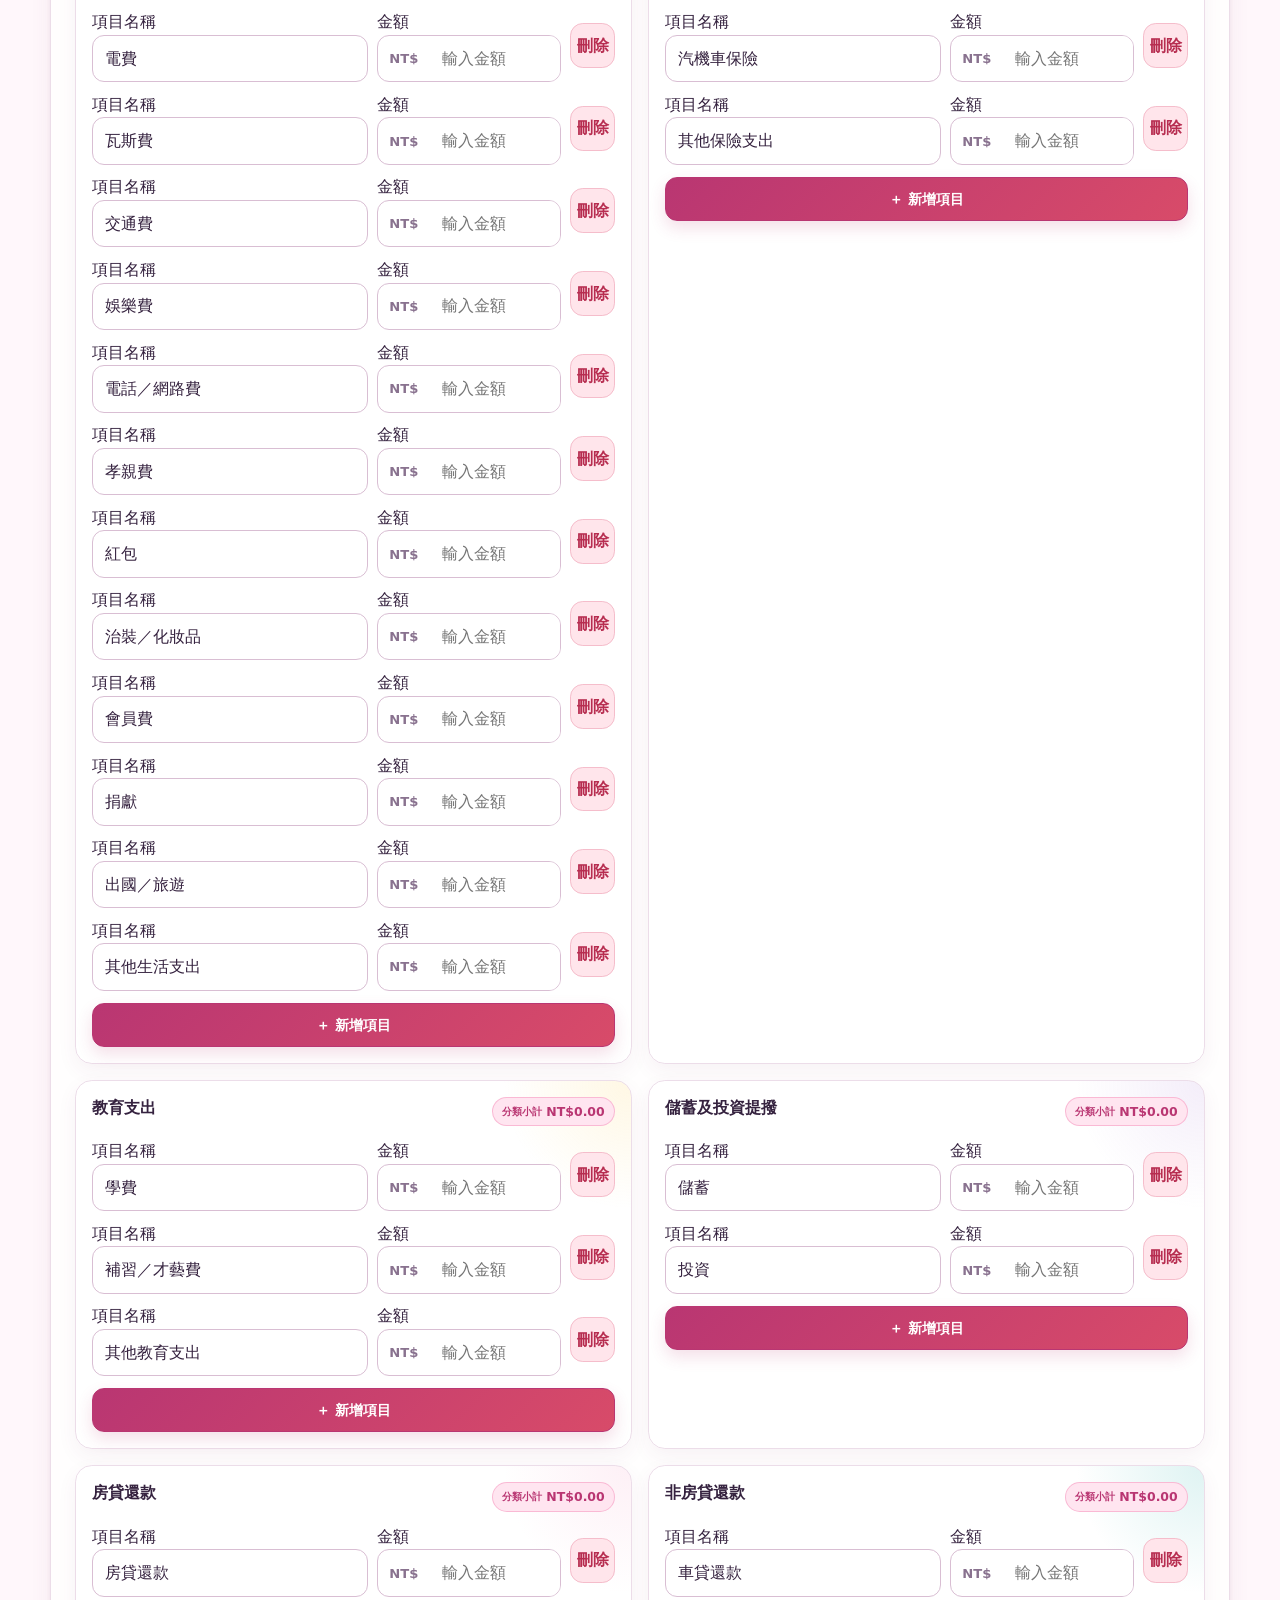
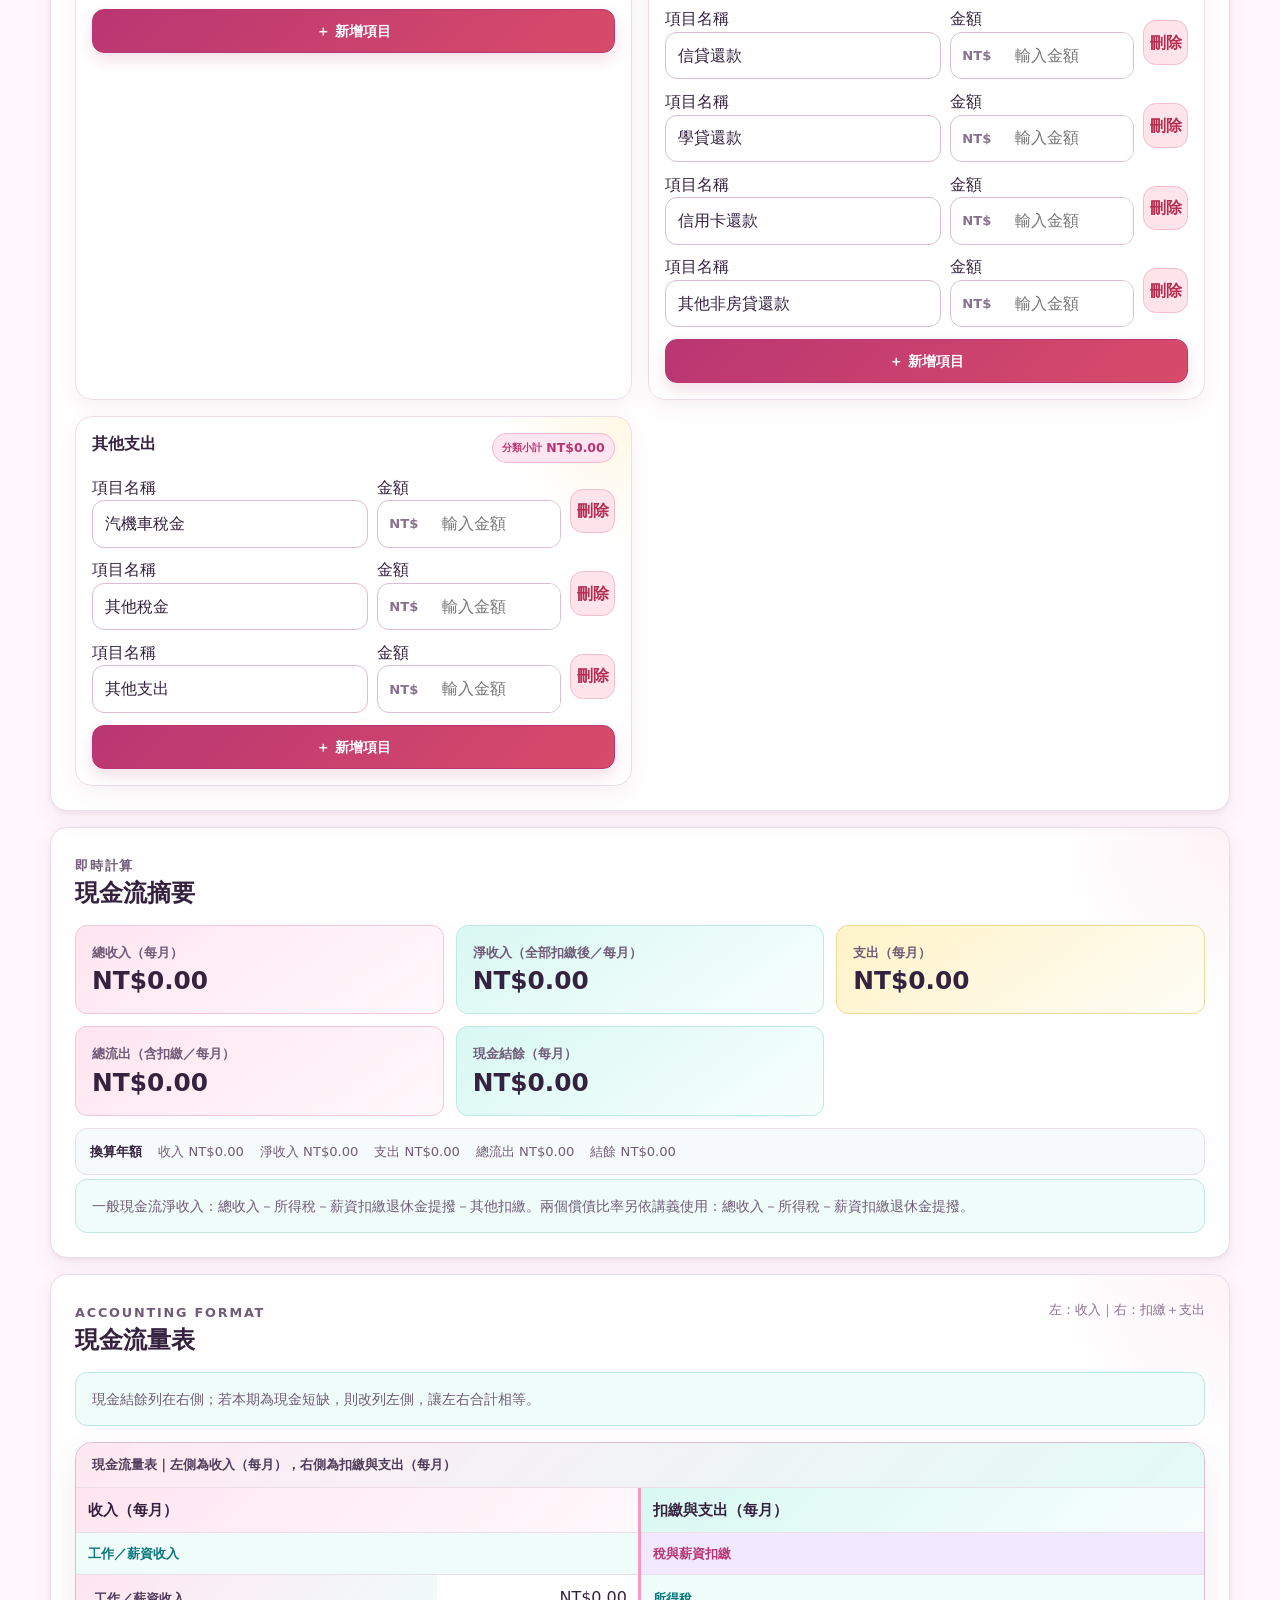
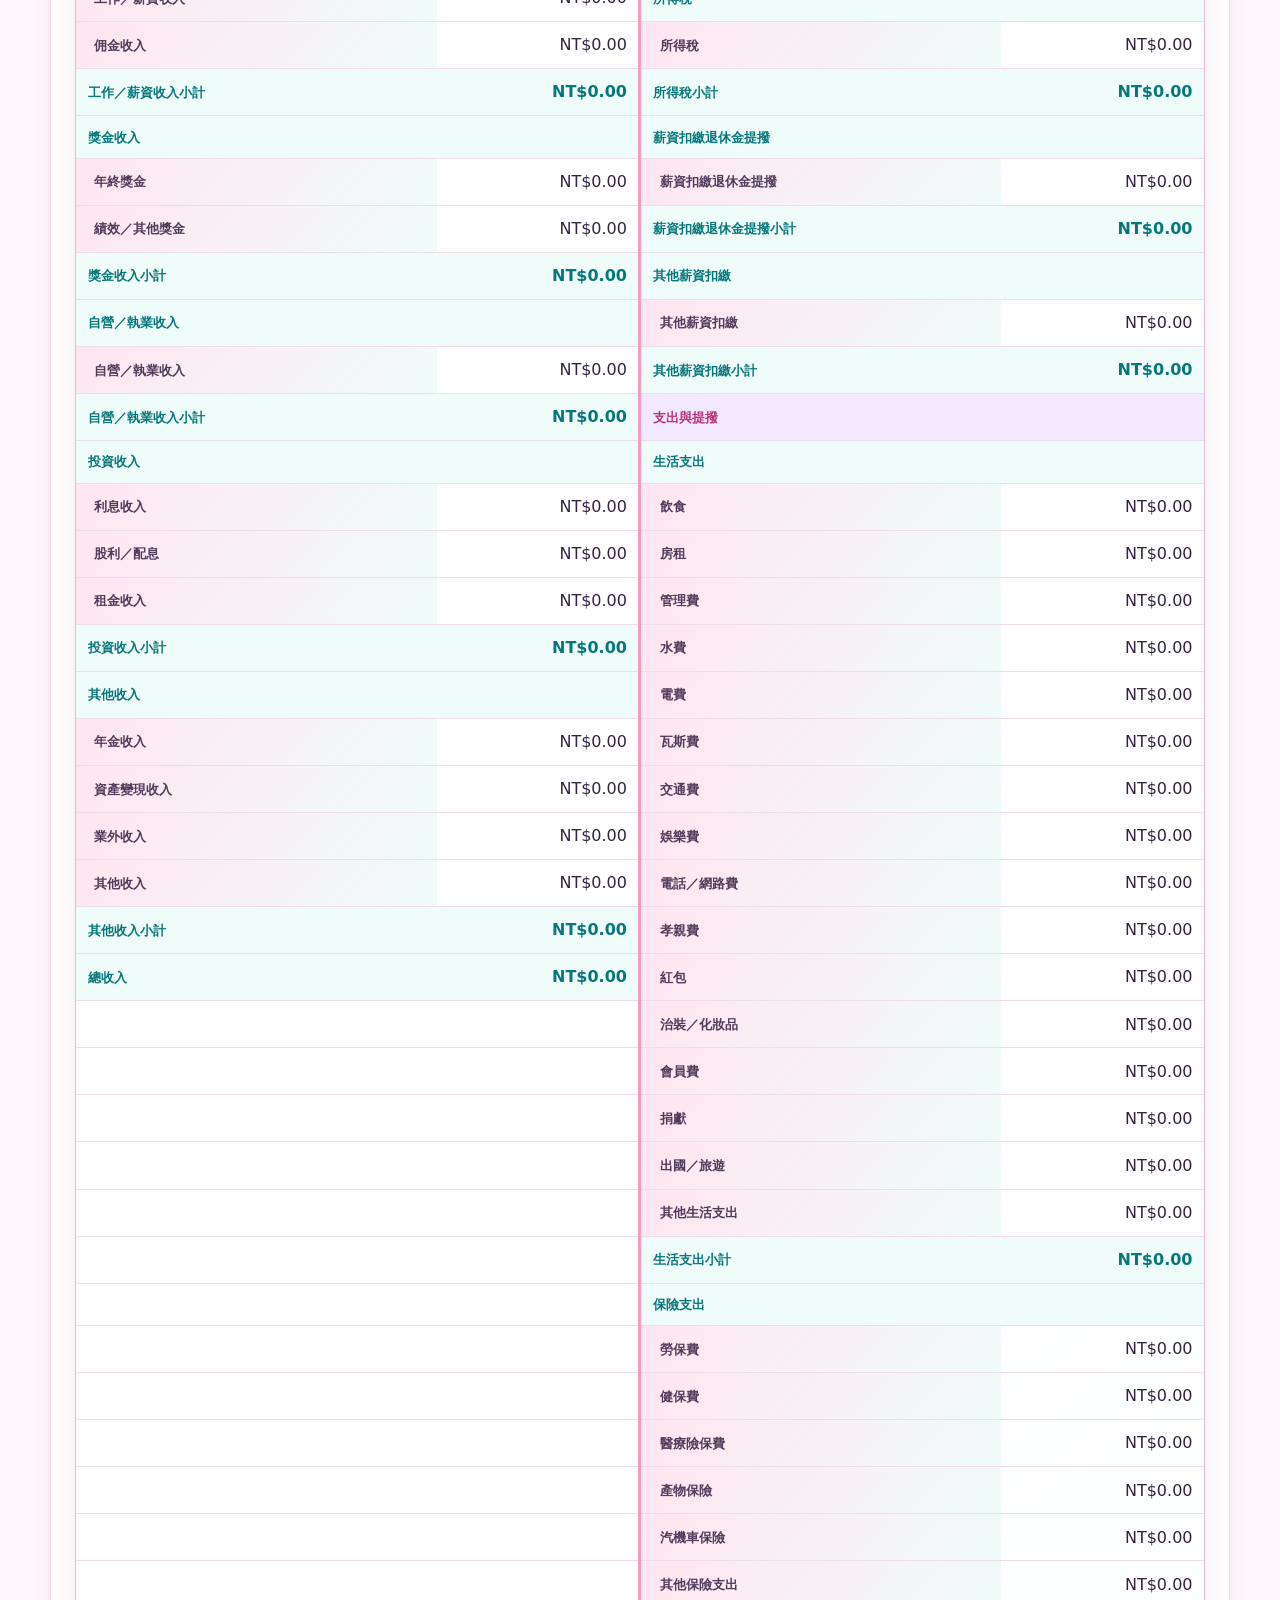
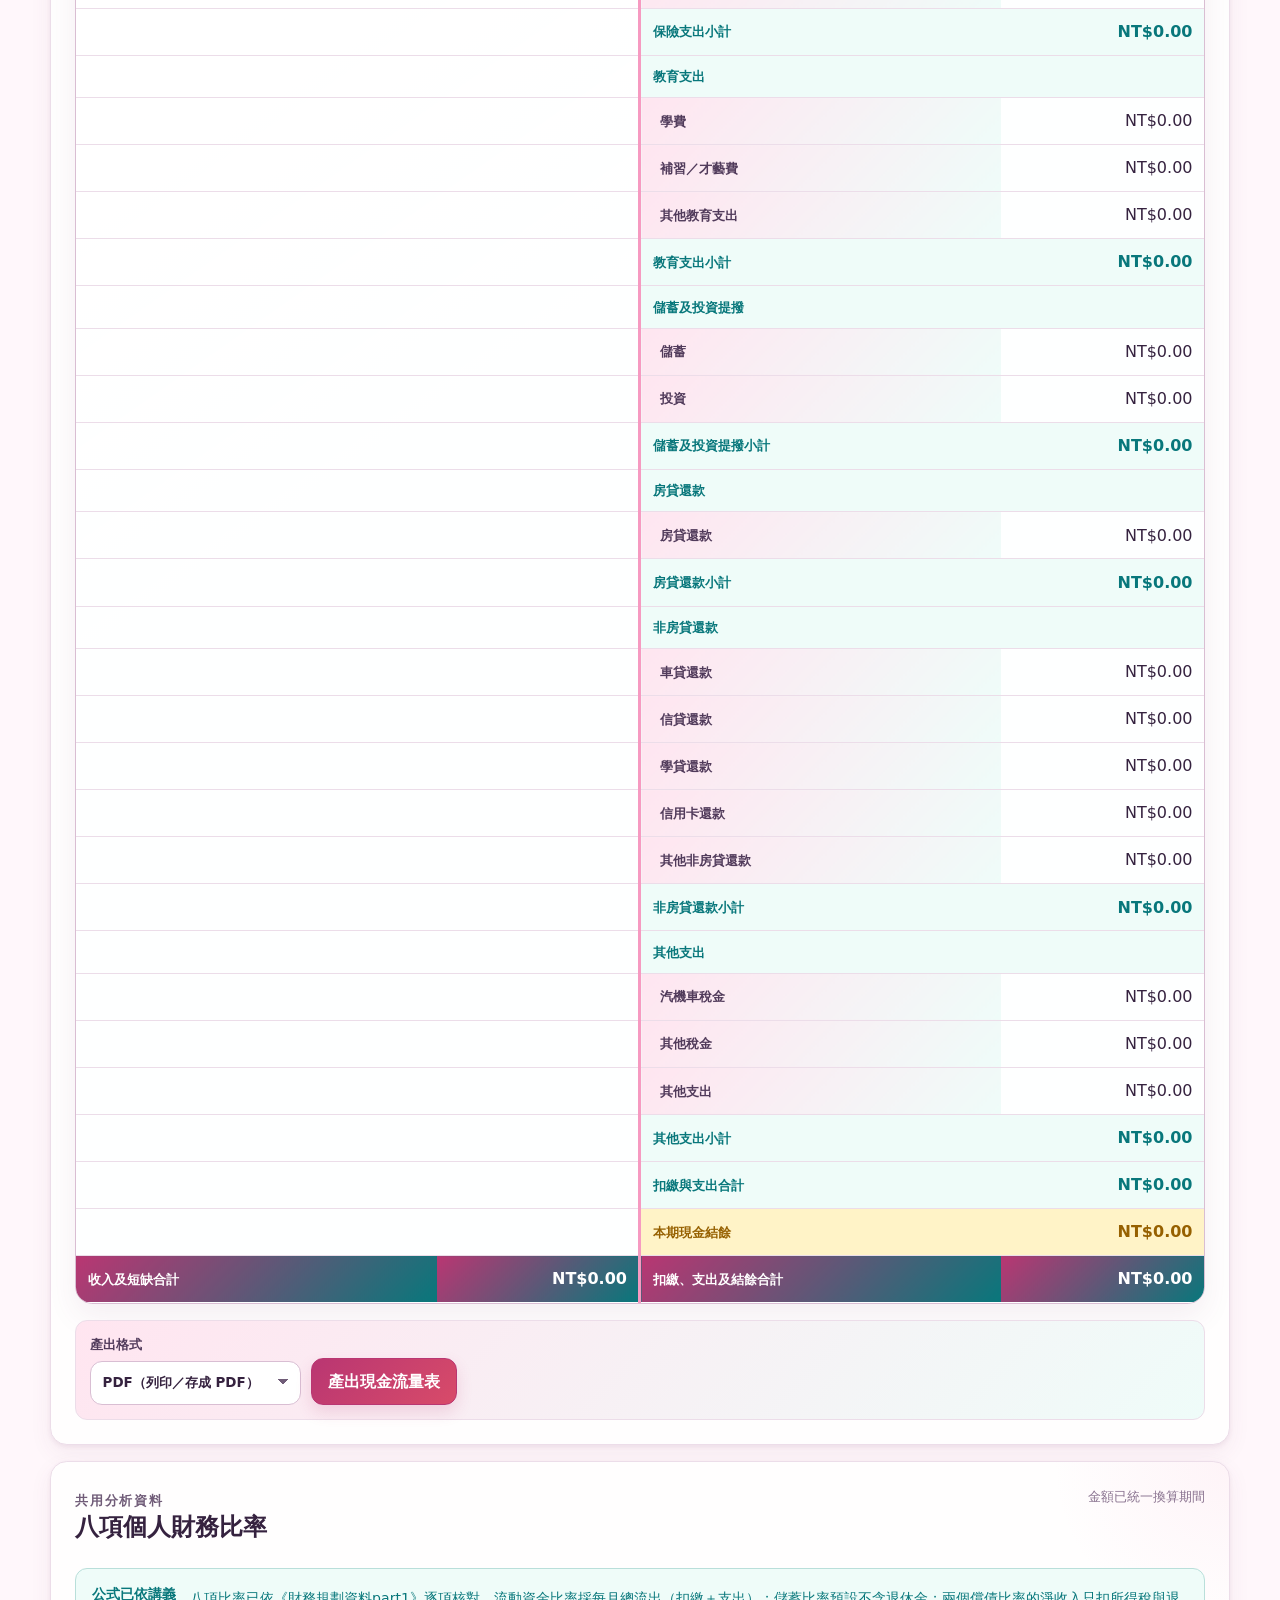
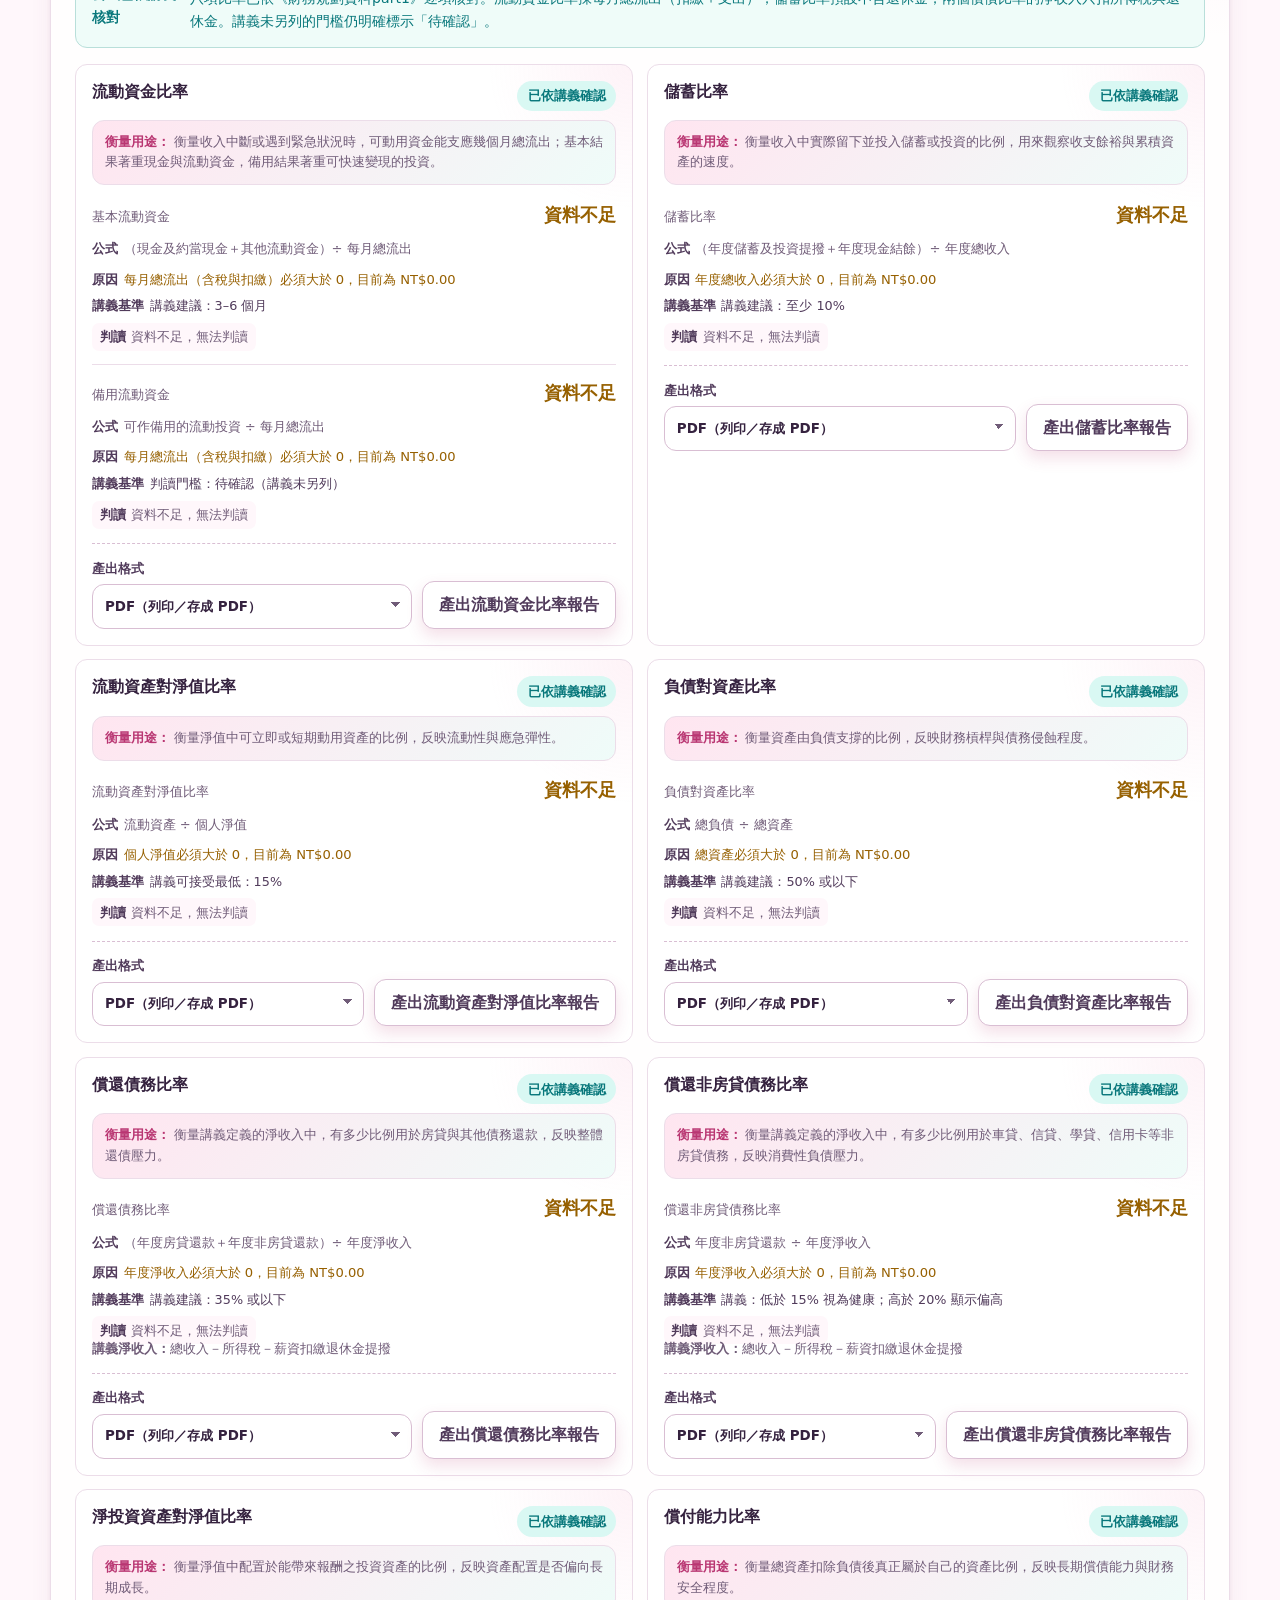
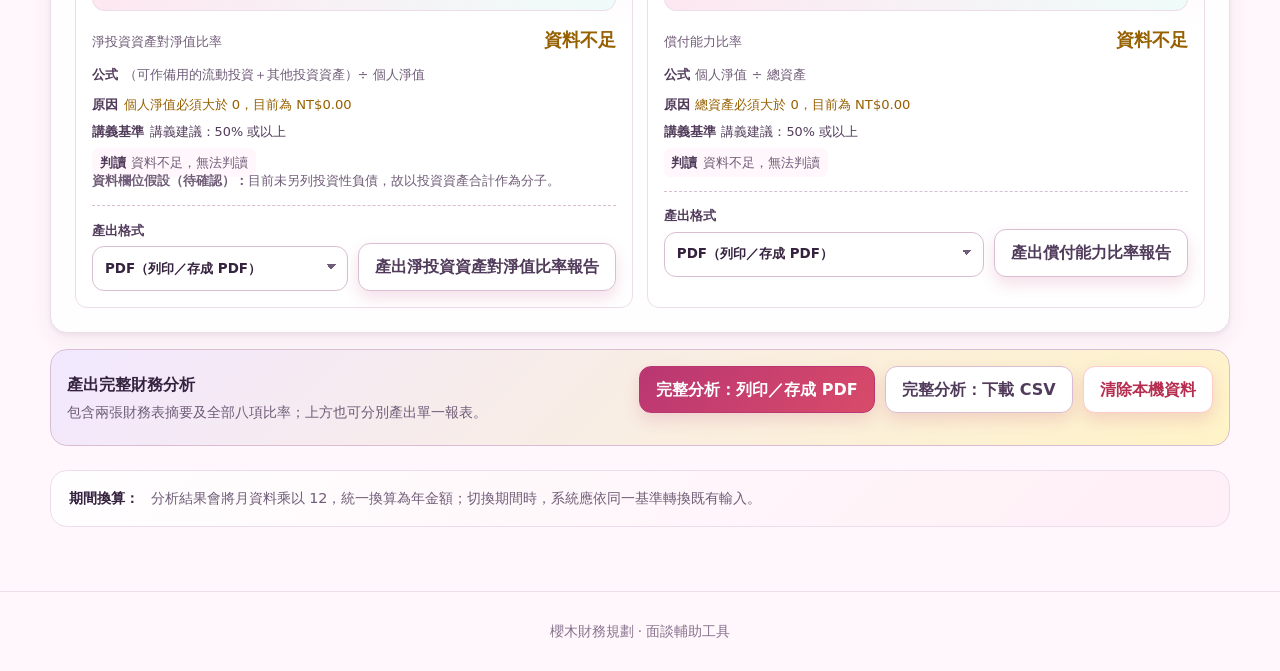
<file: finance/cash-flow/index.html>
<!doctype html>
<html lang="zh-Hant">
  <head><meta charset="utf-8"><meta name="viewport" content="width=device-width, initial-scale=1"><meta name="description" content="按月或按年整理收入與支出，自動計算現金結餘及財務比率。"><title>現金流量表｜櫻木財務規劃</title><link rel="icon" href="/assets/favicon.svg" type="image/svg+xml"><link rel="stylesheet" href="/assets/styles.css"><script type="module" src="/assets/app.js"></script></head>
  <body data-page="cash-flow">
    <a class="skip-link" href="#main-content">跳到主要內容</a>
    <header class="site-header"><div class="header-inner"><a class="brand" href="/" aria-label="櫻木財務規劃首頁"><span class="brand-mark" aria-hidden="true">櫻</span><span>櫻木財務規劃</span></a><nav class="site-nav" aria-label="財務規劃導覽"><ul><li><a href="/finance">財務總覽</a></li><li><a href="/finance/balance-sheet">資產負債</a></li><li><a href="/finance/cash-flow">現金流量</a></li><li><a href="/finance/education">教育</a></li><li><a href="/finance/mortgage">房貸</a></li><li><a href="/finance/personal-loan">信貸</a></li><li><a href="/finance/car-loan">車貸</a></li><li><a href="/finance/credit-card">信用卡</a></li><li><a href="/finance/retirement">退休</a></li></ul></nav></div></header>
    <main class="page-shell" id="main-content">
      <ol class="breadcrumb"><li><a href="/">首頁</a></li><li><a href="/finance">財務規劃</a></li><li aria-current="page">現金流量表</li></ol>
      <section class="page-heading"><div><p class="eyebrow">CASH FLOW</p><h1>現金流量表</h1><p>選擇月或年為金額期間，整理收入、提撥、還款與生活支出。</p></div><span class="status-badge">跨頁共用資料</span></section>
      <section id="page-content" class="dynamic-content" aria-live="polite"></section>
      <aside class="privacy-strip no-print"><strong>期間換算：</strong><p>分析結果會將月資料乘以 12，統一換算為年金額；切換期間時，系統應依同一基準轉換既有輸入。</p></aside>
    </main><footer class="site-footer">櫻木財務規劃 · 面談輔助工具</footer>
  </body>
</html>
</file>
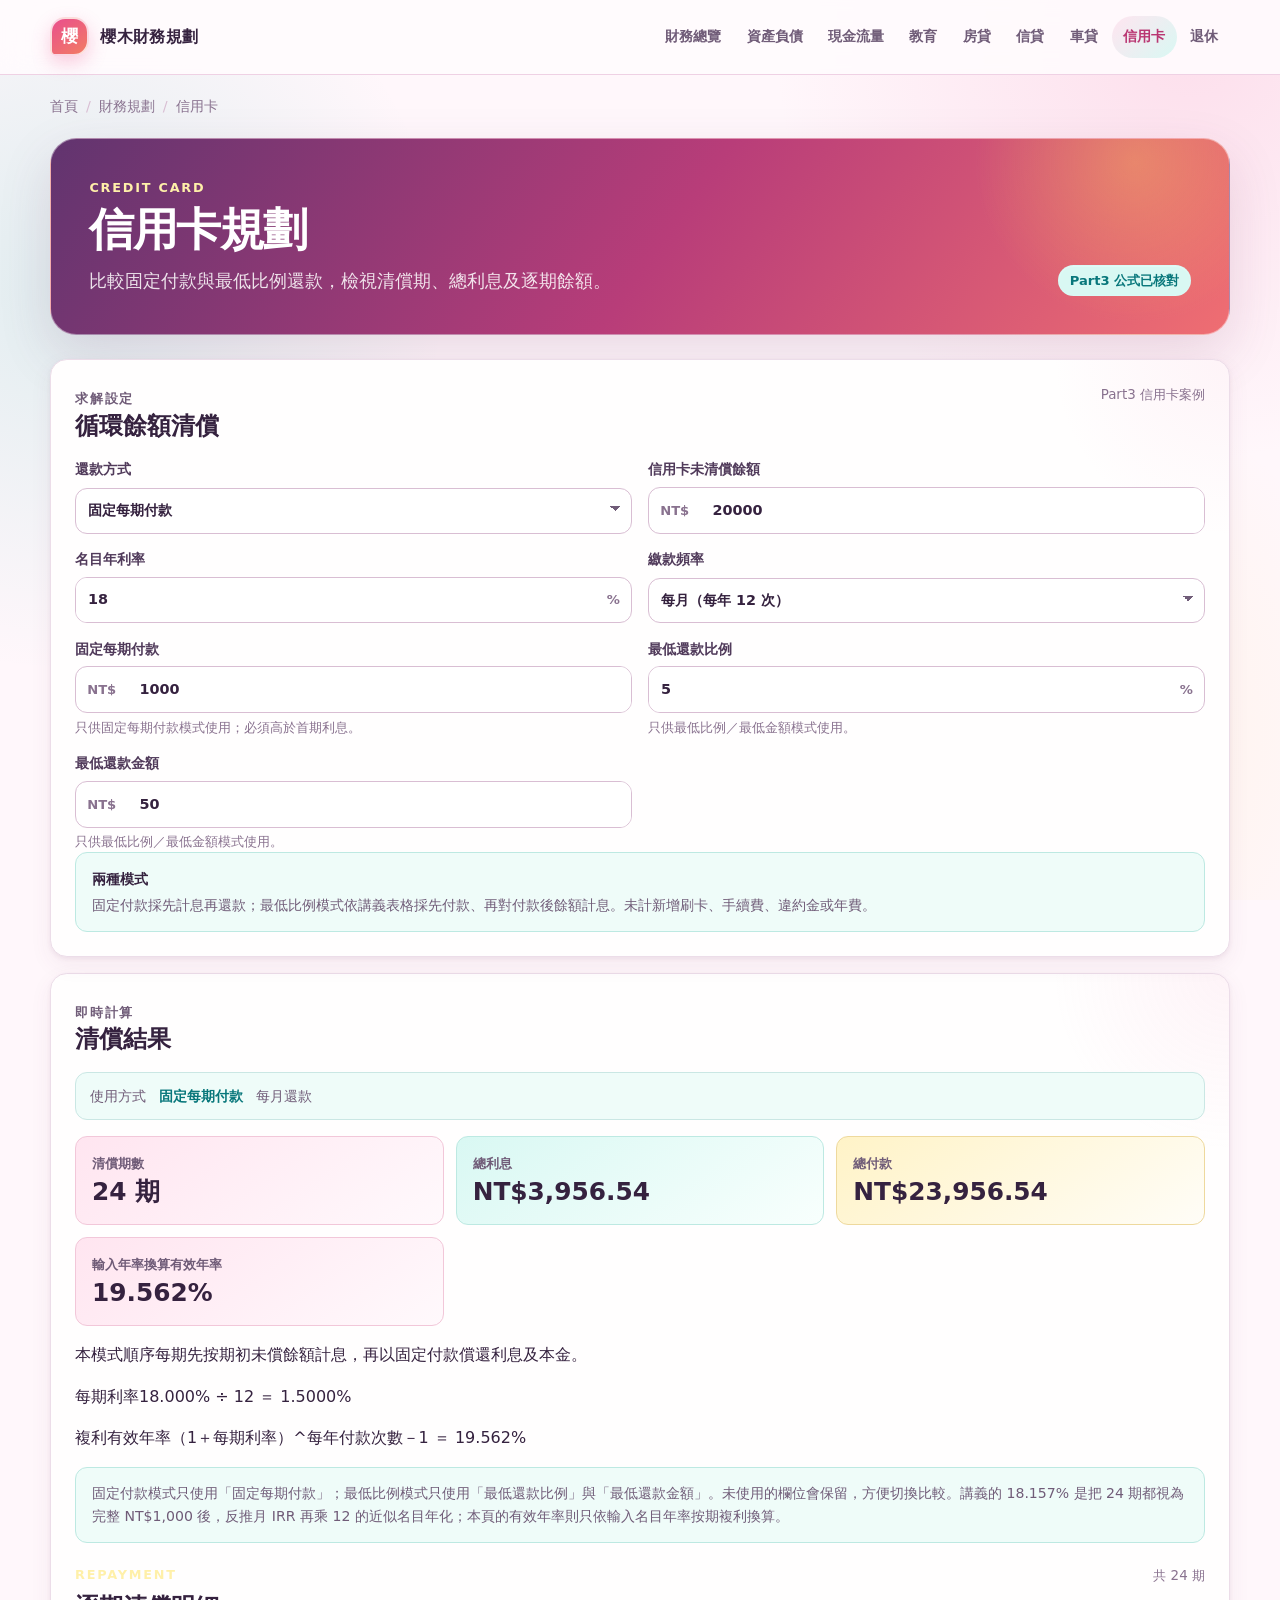
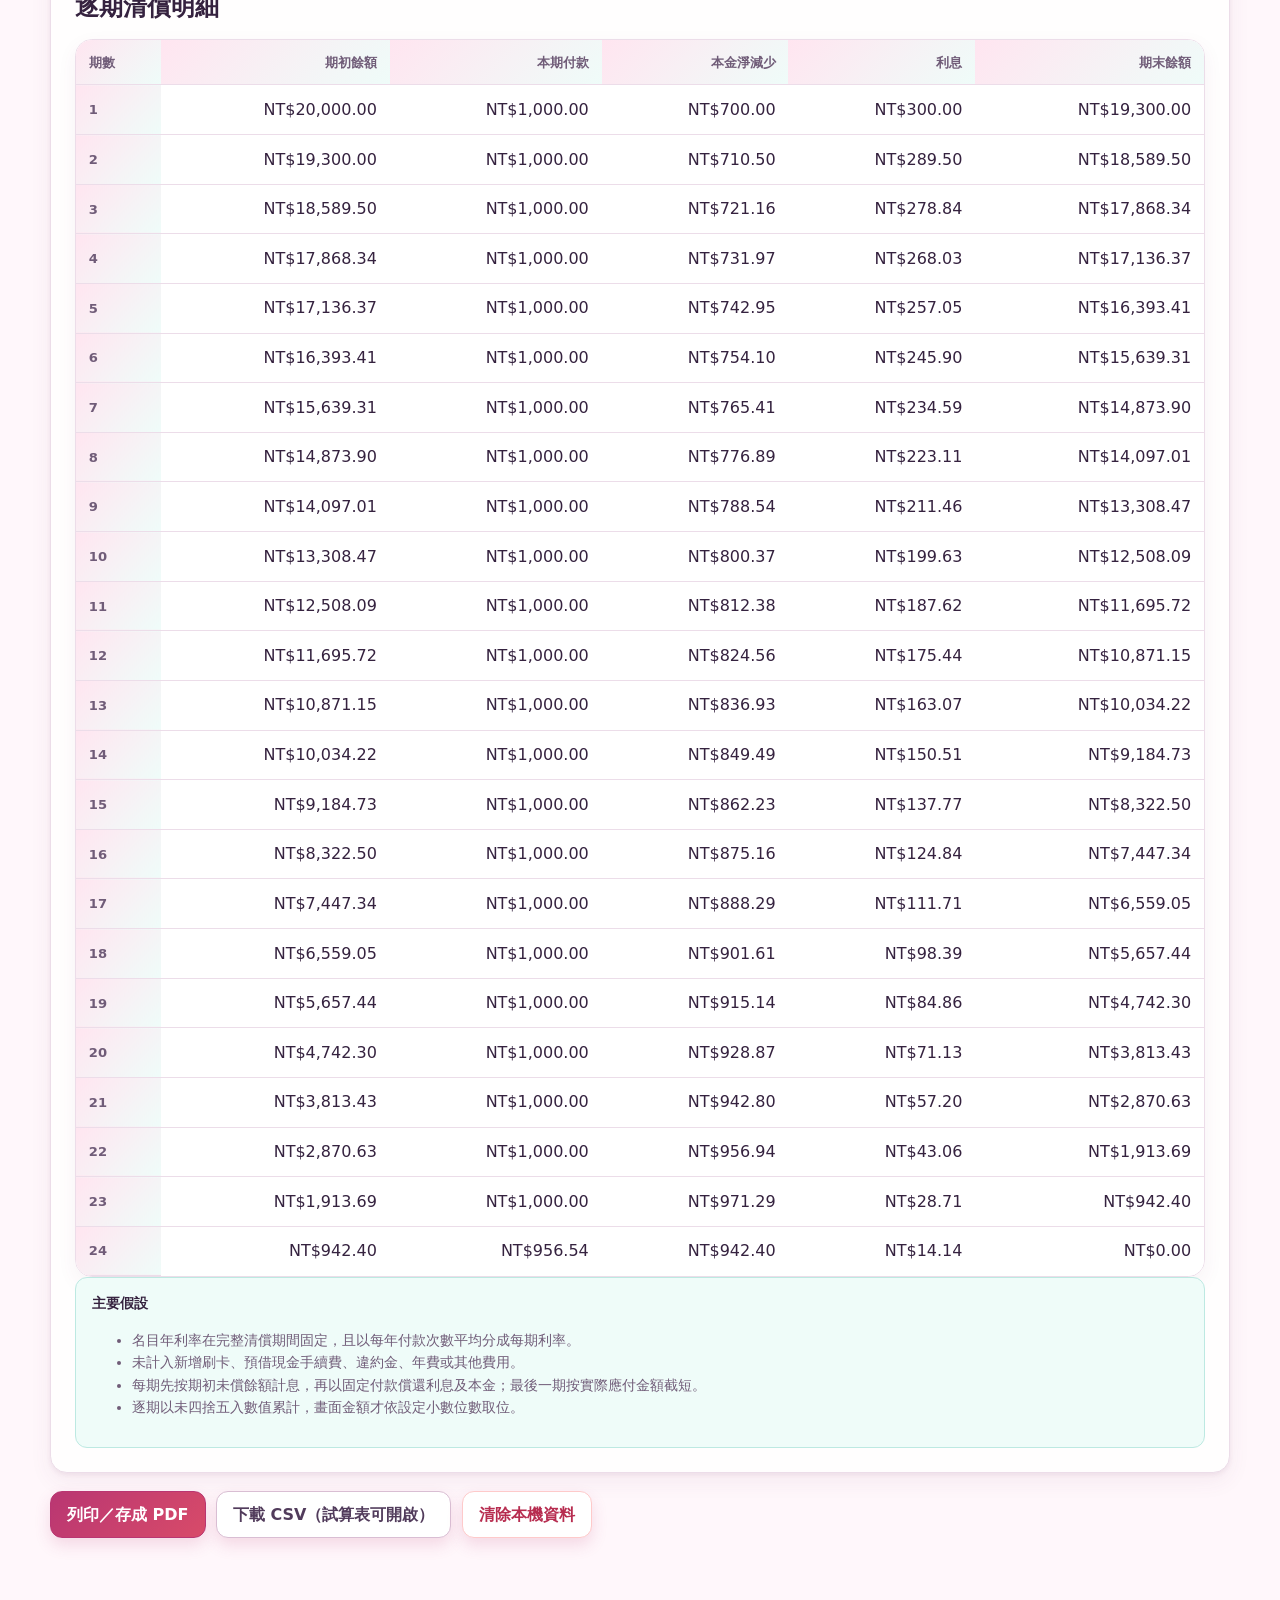
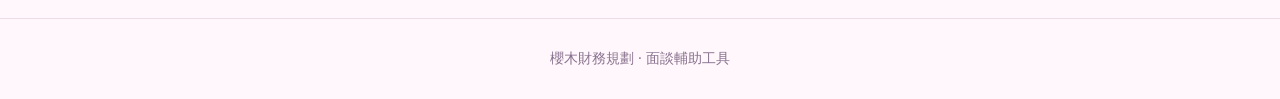
<file: finance/credit-card/index.html>
<!doctype html>
<html lang="zh-Hant"><head><meta charset="utf-8"><meta name="viewport" content="width=device-width, initial-scale=1"><meta name="description" content="比較信用卡固定付款與最低比例還款的清償期、利息及逐期餘額。"><title>信用卡規劃｜櫻木財務規劃</title><link rel="icon" href="/assets/favicon.svg" type="image/svg+xml"><link rel="stylesheet" href="/assets/styles.css"><script type="module" src="/assets/app.js"></script></head>
  <body data-page="credit-card"><a class="skip-link" href="#main-content">跳到主要內容</a><header class="site-header"><div class="header-inner"><a class="brand" href="/" aria-label="櫻木財務規劃首頁"><span class="brand-mark" aria-hidden="true">櫻</span><span>櫻木財務規劃</span></a><nav class="site-nav" aria-label="財務規劃導覽"><ul><li><a href="/finance">財務總覽</a></li><li><a href="/finance/balance-sheet">資產負債</a></li><li><a href="/finance/cash-flow">現金流量</a></li><li><a href="/finance/education">教育</a></li><li><a href="/finance/mortgage">房貸</a></li><li><a href="/finance/personal-loan">信貸</a></li><li><a href="/finance/car-loan">車貸</a></li><li><a href="/finance/credit-card">信用卡</a></li><li><a href="/finance/retirement">退休</a></li></ul></nav></div></header>
    <main class="page-shell" id="main-content"><ol class="breadcrumb"><li><a href="/">首頁</a></li><li><a href="/finance">財務規劃</a></li><li aria-current="page">信用卡</li></ol><section class="page-heading"><div><p class="eyebrow">CREDIT CARD</p><h1>信用卡規劃</h1><p>比較固定付款與最低比例還款，檢視清償期、總利息及逐期餘額。</p></div><span class="status-badge is-ready">Part3 公式已核對</span></section><section id="page-content" class="dynamic-content"></section></main><footer class="site-footer">櫻木財務規劃 · 面談輔助工具</footer></body></html>
</file>
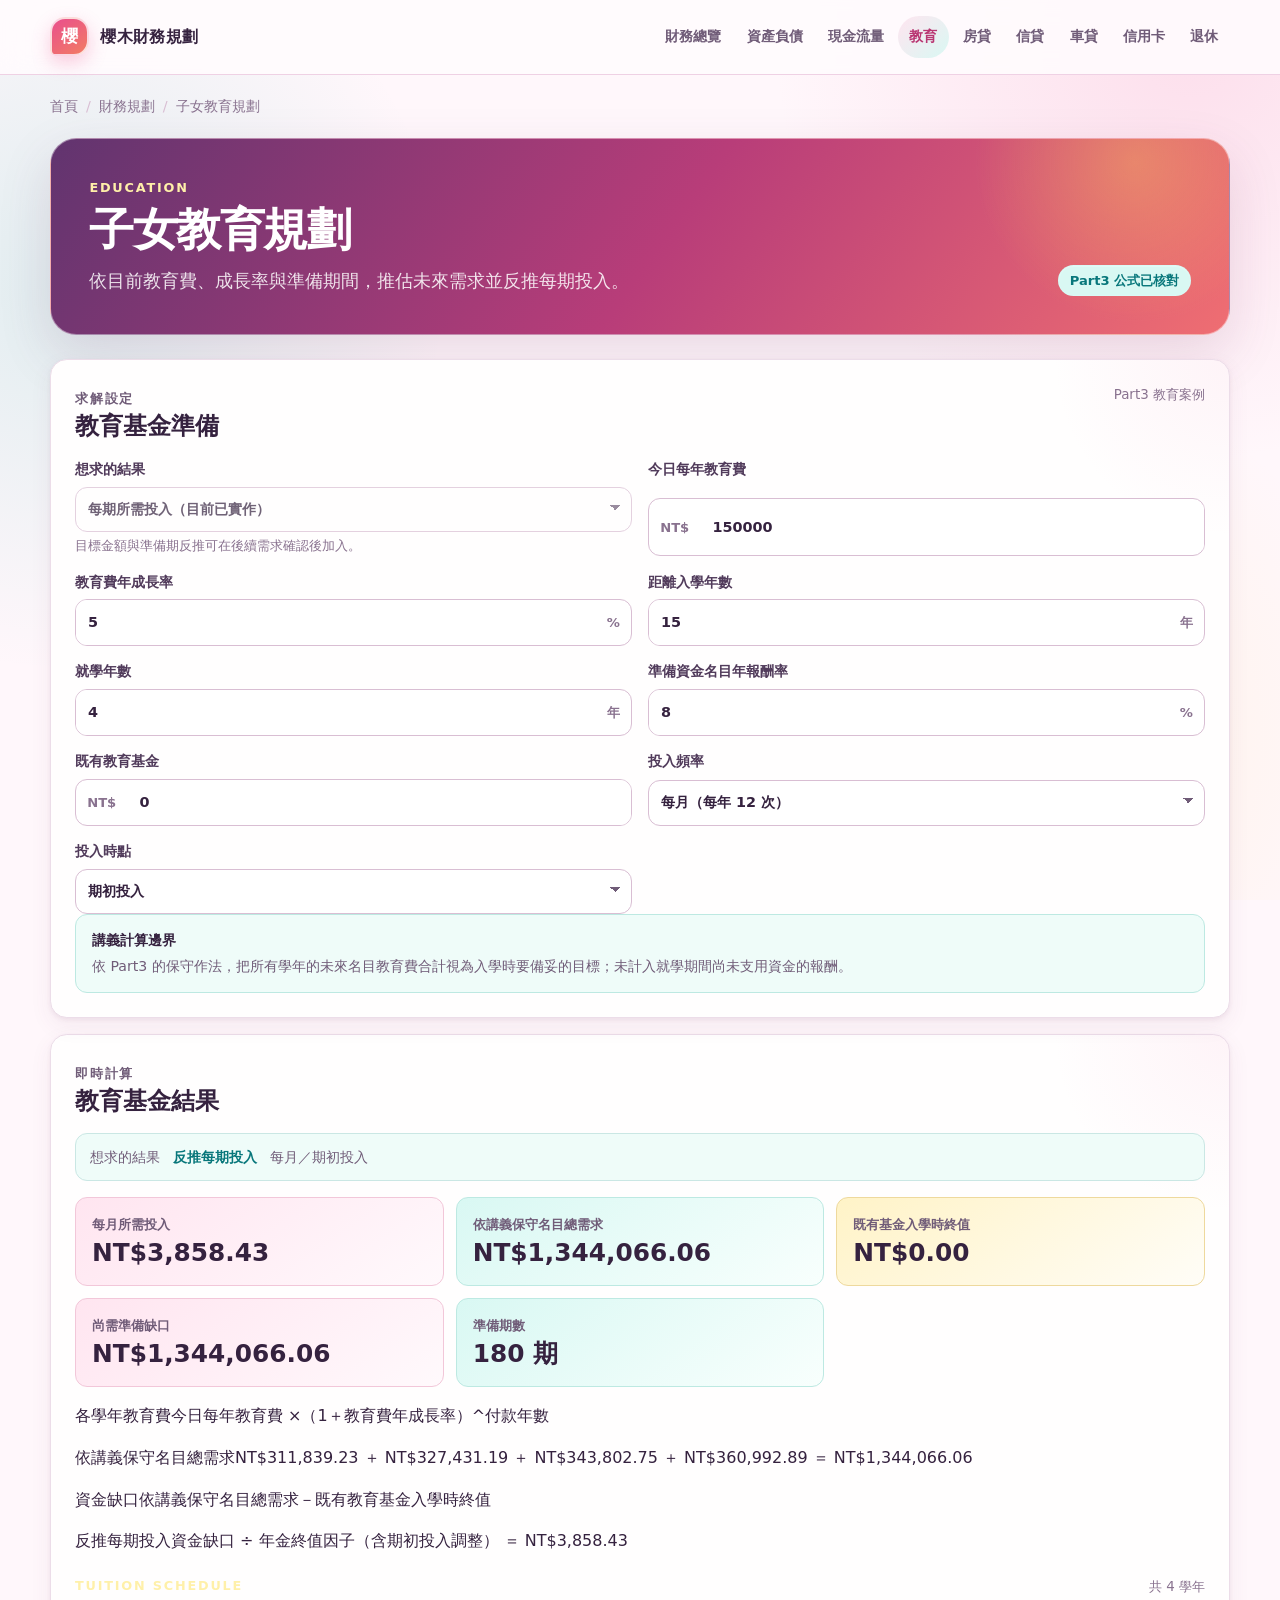
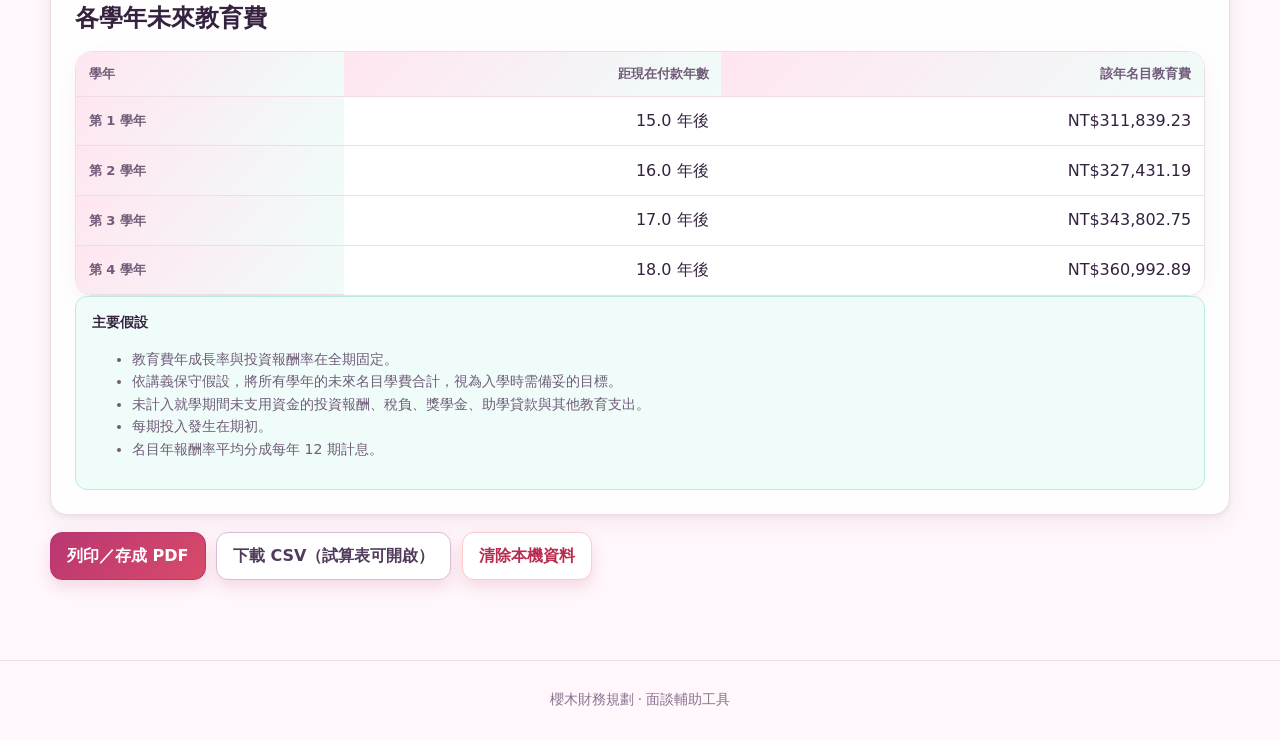
<file: finance/education/index.html>
<!doctype html>
<html lang="zh-Hant"><head><meta charset="utf-8"><meta name="viewport" content="width=device-width, initial-scale=1"><meta name="description" content="推估各學年未來教育費、教育基金缺口與每期所需投入。"><title>子女教育規劃｜櫻木財務規劃</title><link rel="icon" href="/assets/favicon.svg" type="image/svg+xml"><link rel="stylesheet" href="/assets/styles.css"><script type="module" src="/assets/app.js"></script></head>
  <body data-page="education"><a class="skip-link" href="#main-content">跳到主要內容</a><header class="site-header"><div class="header-inner"><a class="brand" href="/" aria-label="櫻木財務規劃首頁"><span class="brand-mark" aria-hidden="true">櫻</span><span>櫻木財務規劃</span></a><nav class="site-nav" aria-label="財務規劃導覽"><ul><li><a href="/finance">財務總覽</a></li><li><a href="/finance/balance-sheet">資產負債</a></li><li><a href="/finance/cash-flow">現金流量</a></li><li><a href="/finance/education">教育</a></li><li><a href="/finance/mortgage">房貸</a></li><li><a href="/finance/personal-loan">信貸</a></li><li><a href="/finance/car-loan">車貸</a></li><li><a href="/finance/credit-card">信用卡</a></li><li><a href="/finance/retirement">退休</a></li></ul></nav></div></header>
    <main class="page-shell" id="main-content"><ol class="breadcrumb"><li><a href="/">首頁</a></li><li><a href="/finance">財務規劃</a></li><li aria-current="page">子女教育規劃</li></ol><section class="page-heading"><div><p class="eyebrow">EDUCATION</p><h1>子女教育規劃</h1><p>依目前教育費、成長率與準備期間，推估未來需求並反推每期投入。</p></div><span class="status-badge is-ready">Part3 公式已核對</span></section><section id="page-content" class="dynamic-content"></section></main><footer class="site-footer">櫻木財務規劃 · 面談輔助工具</footer></body></html>
</file>
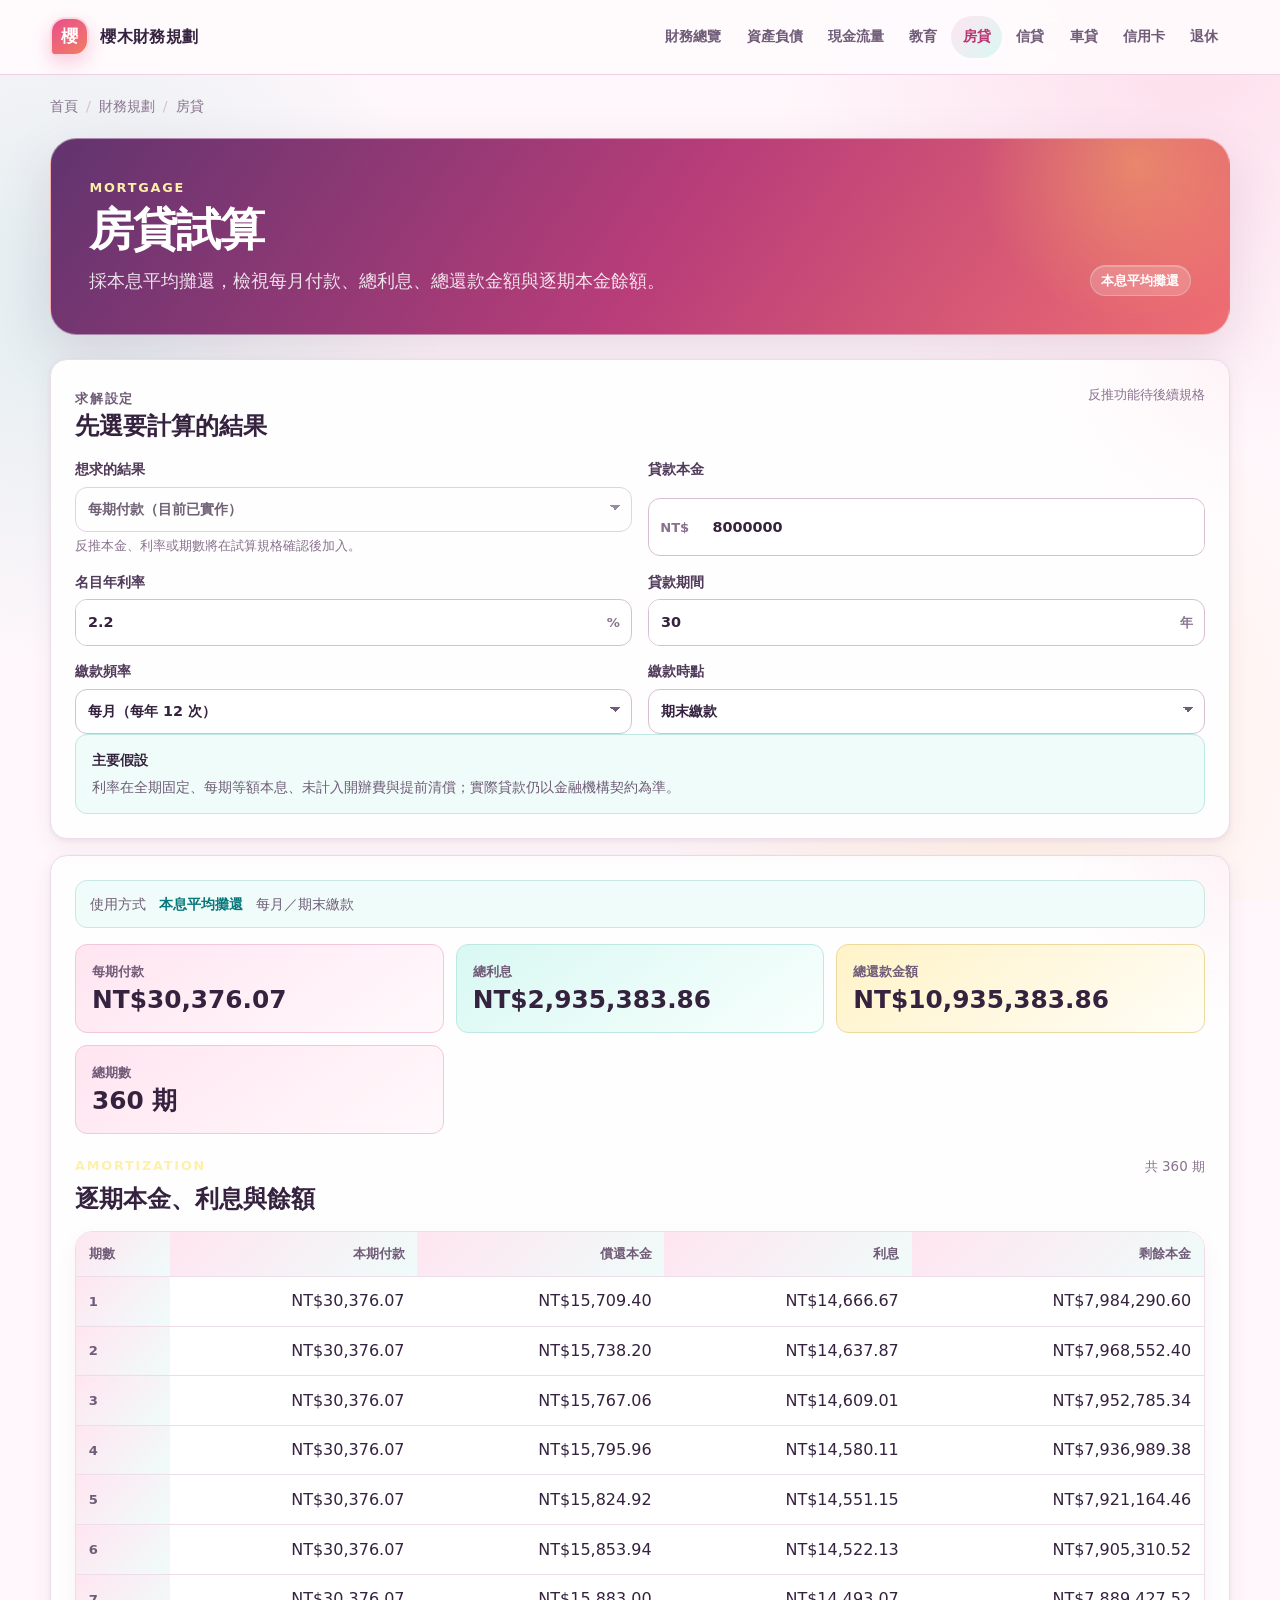
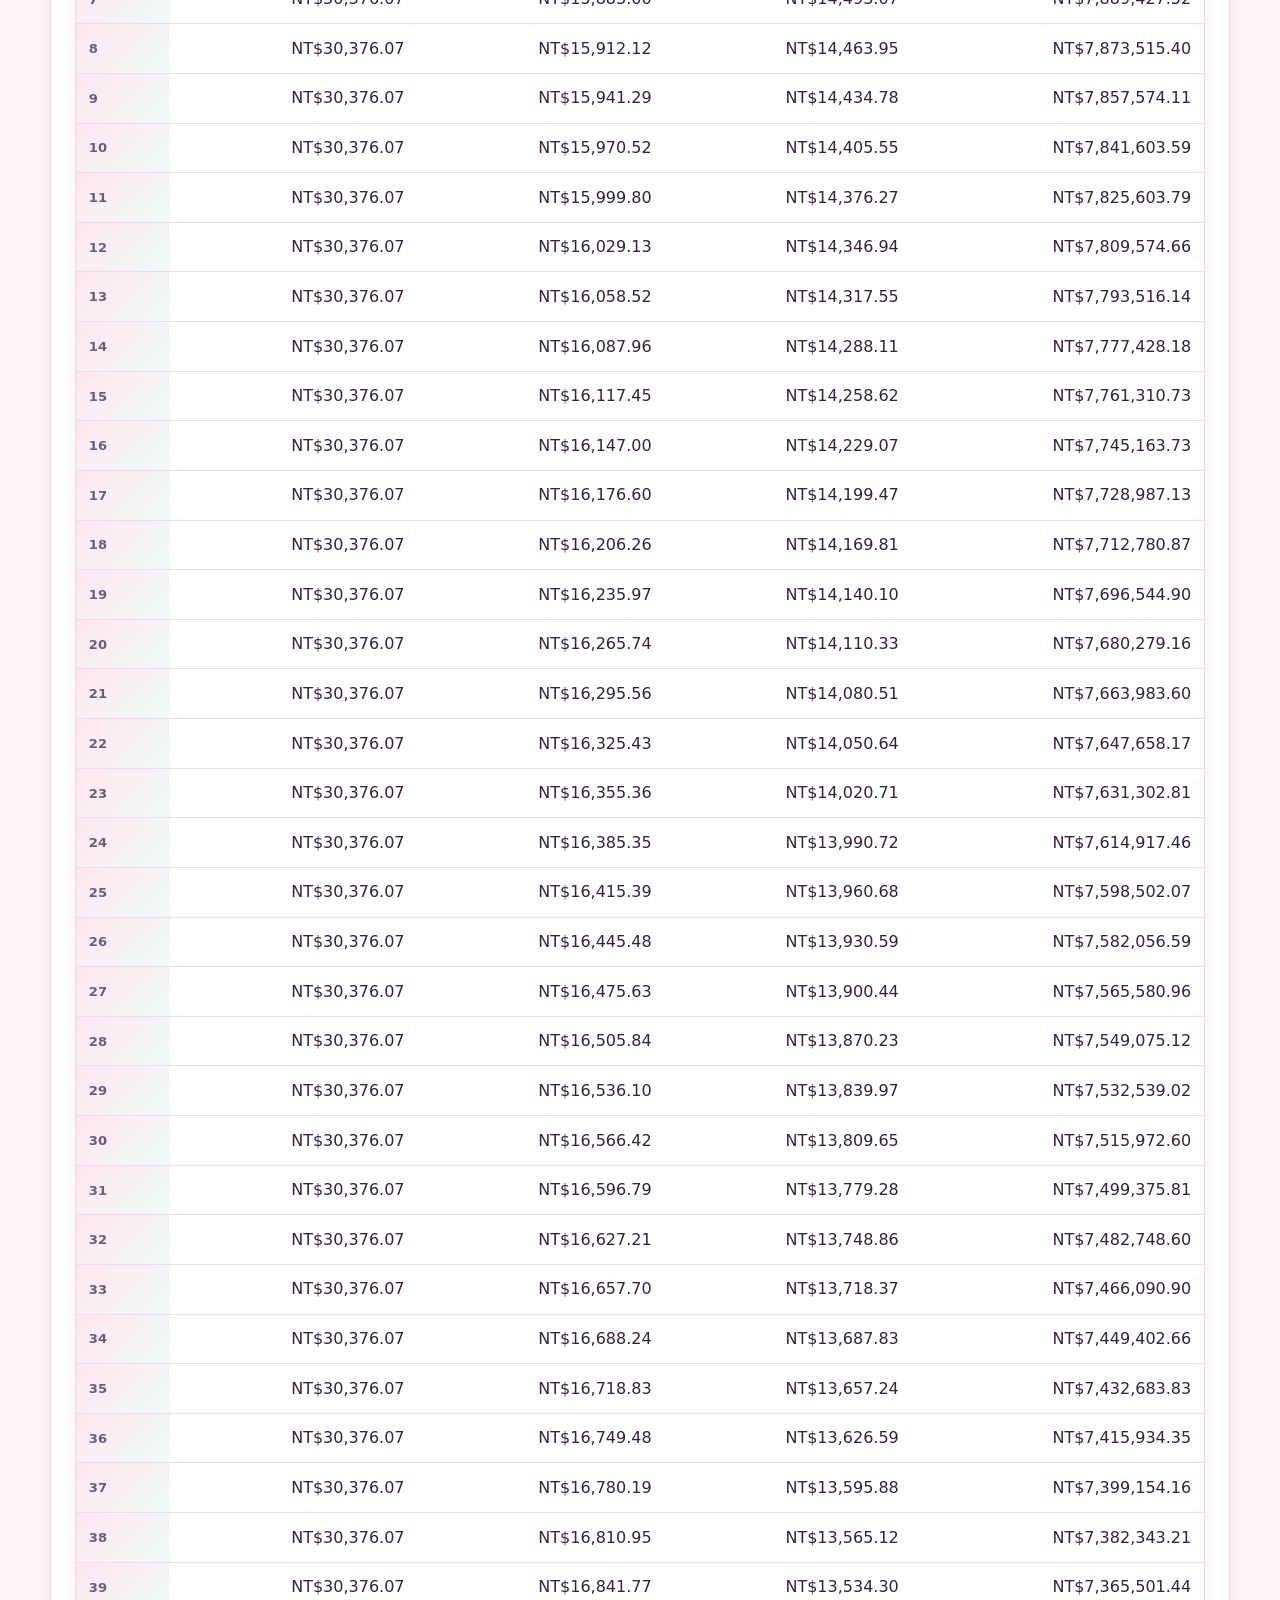
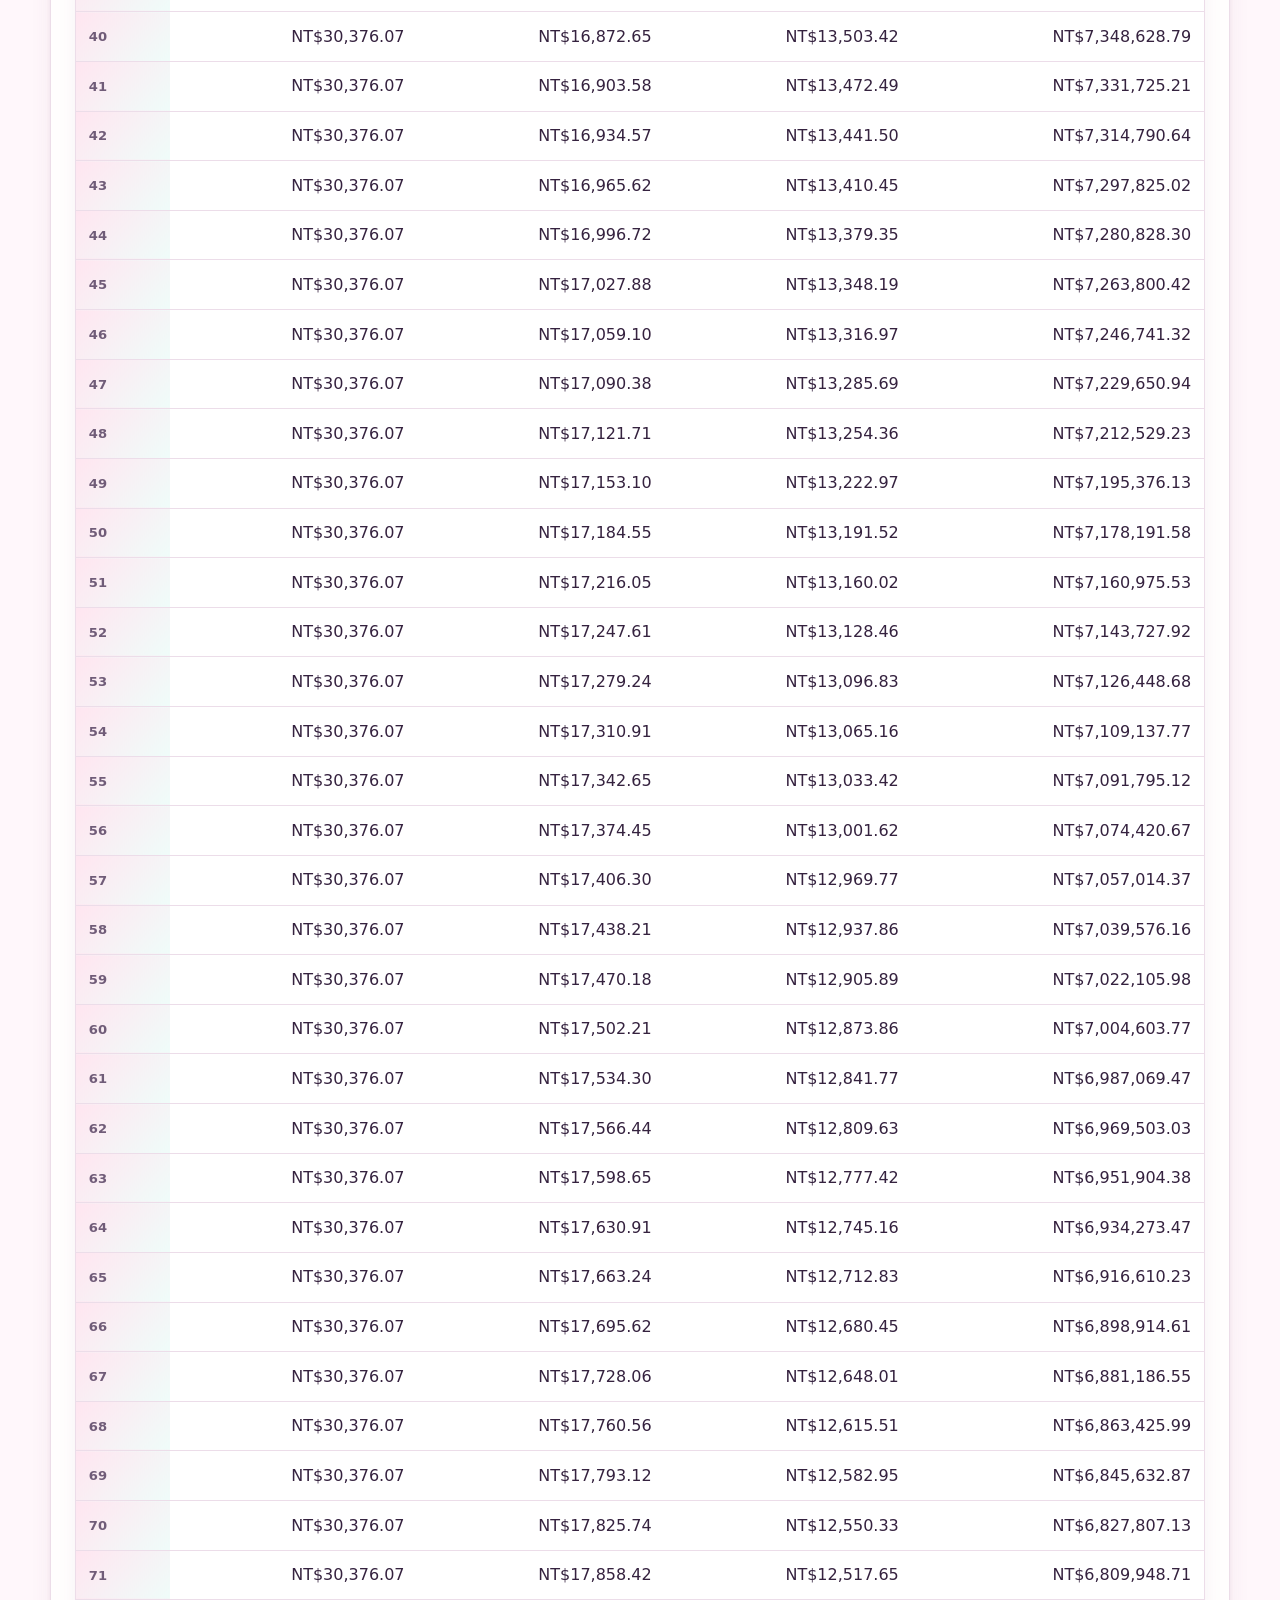
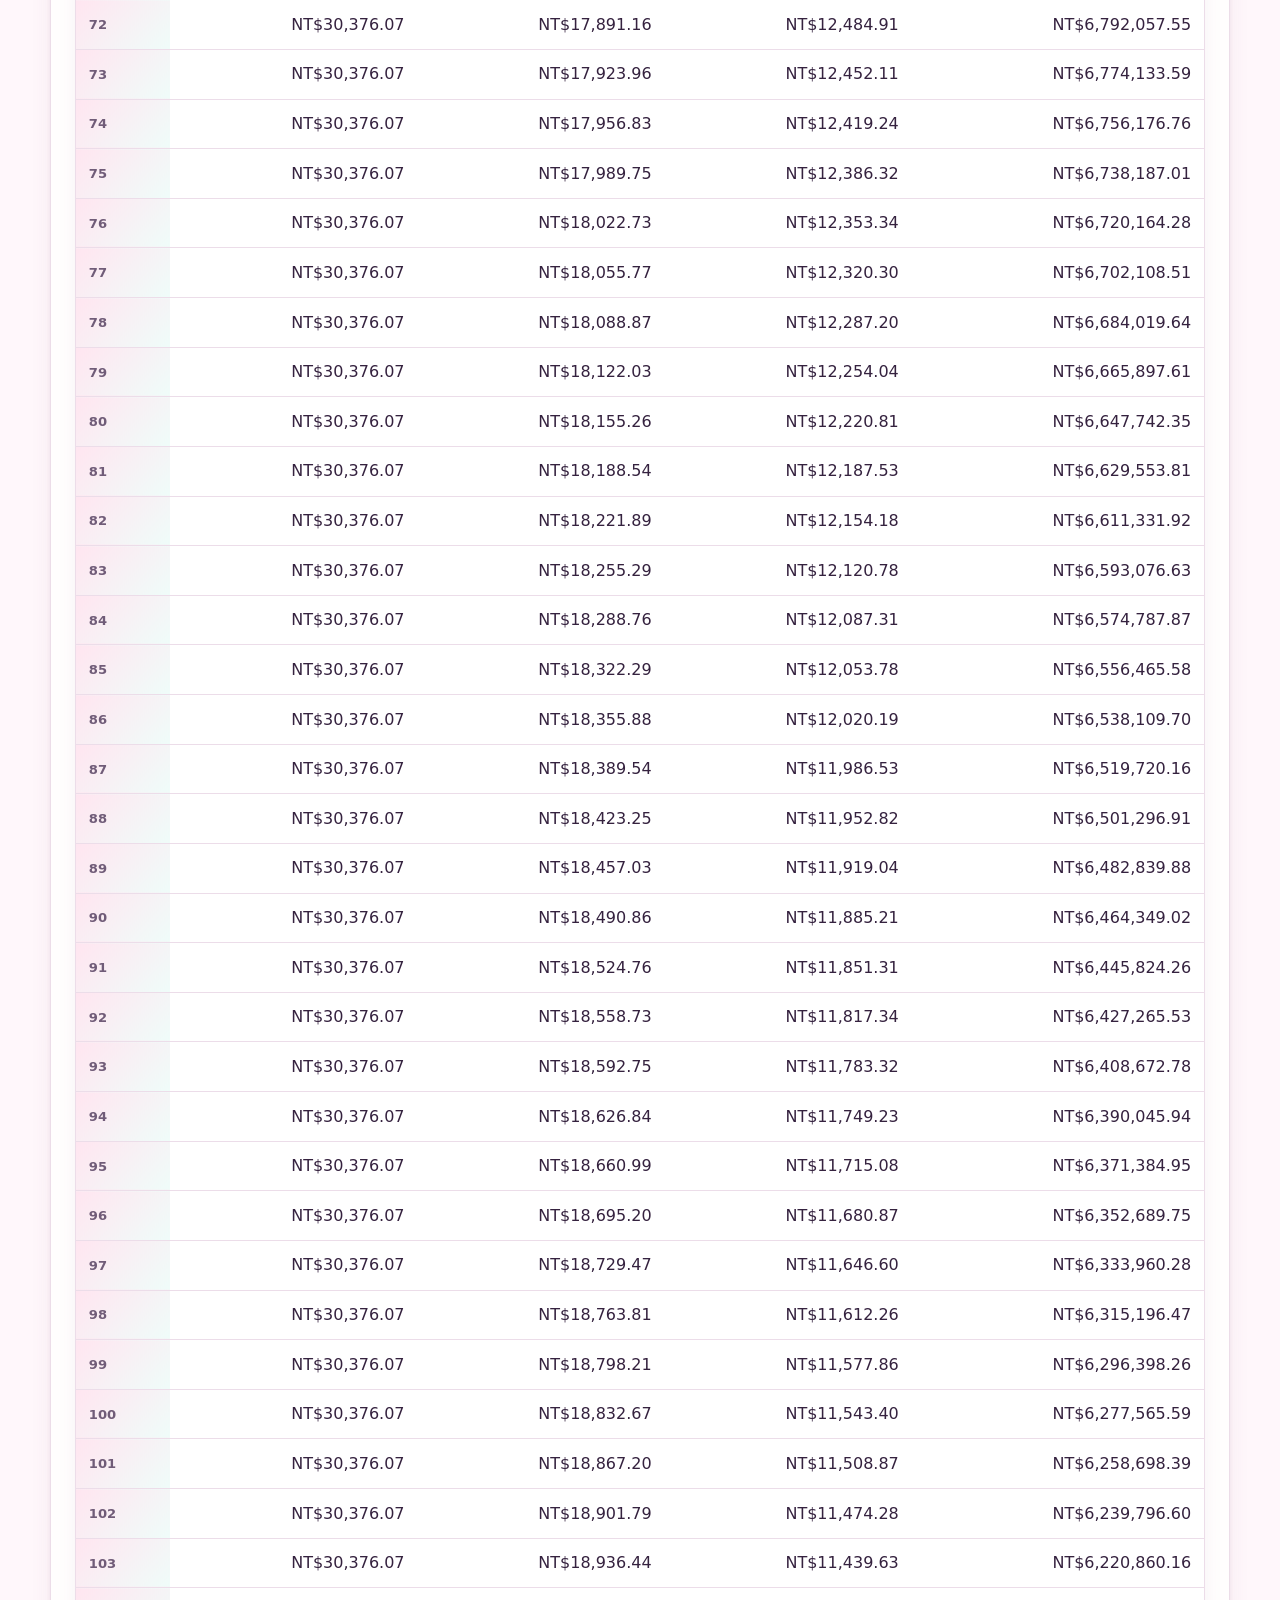
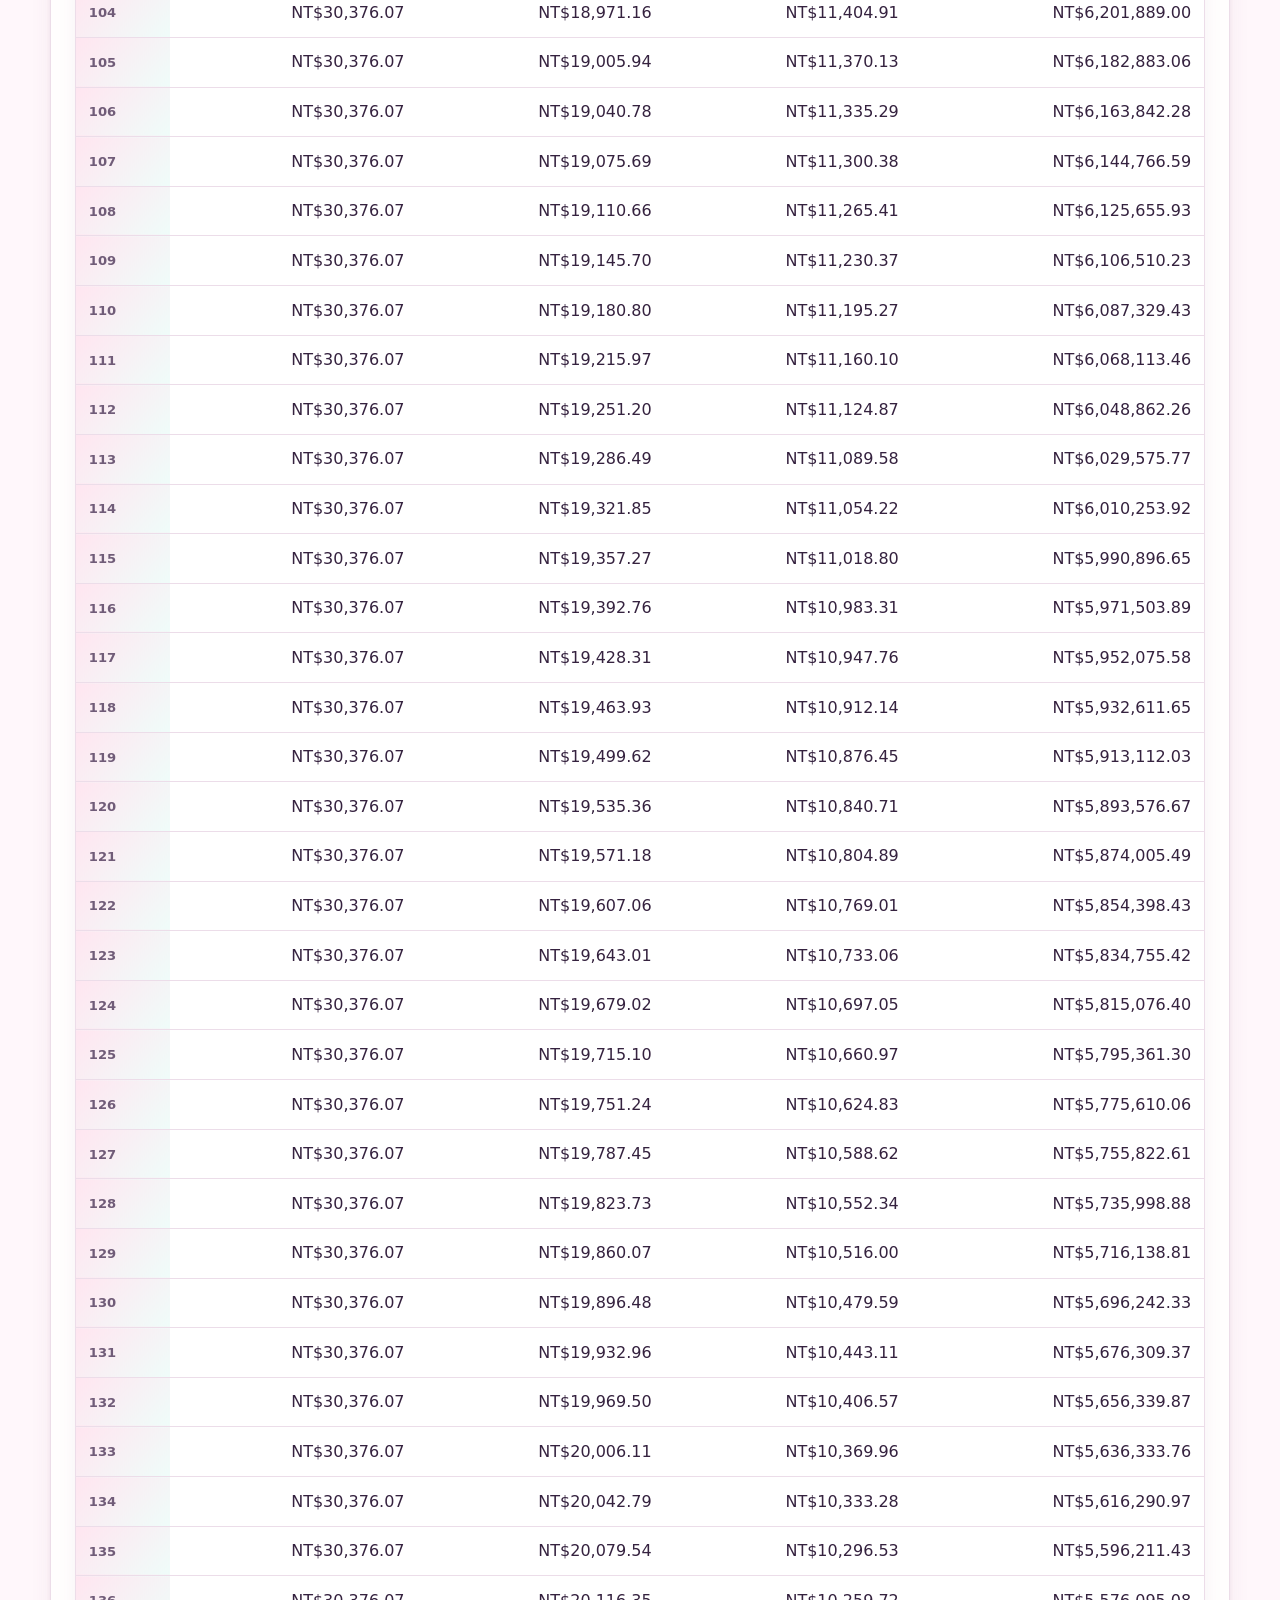
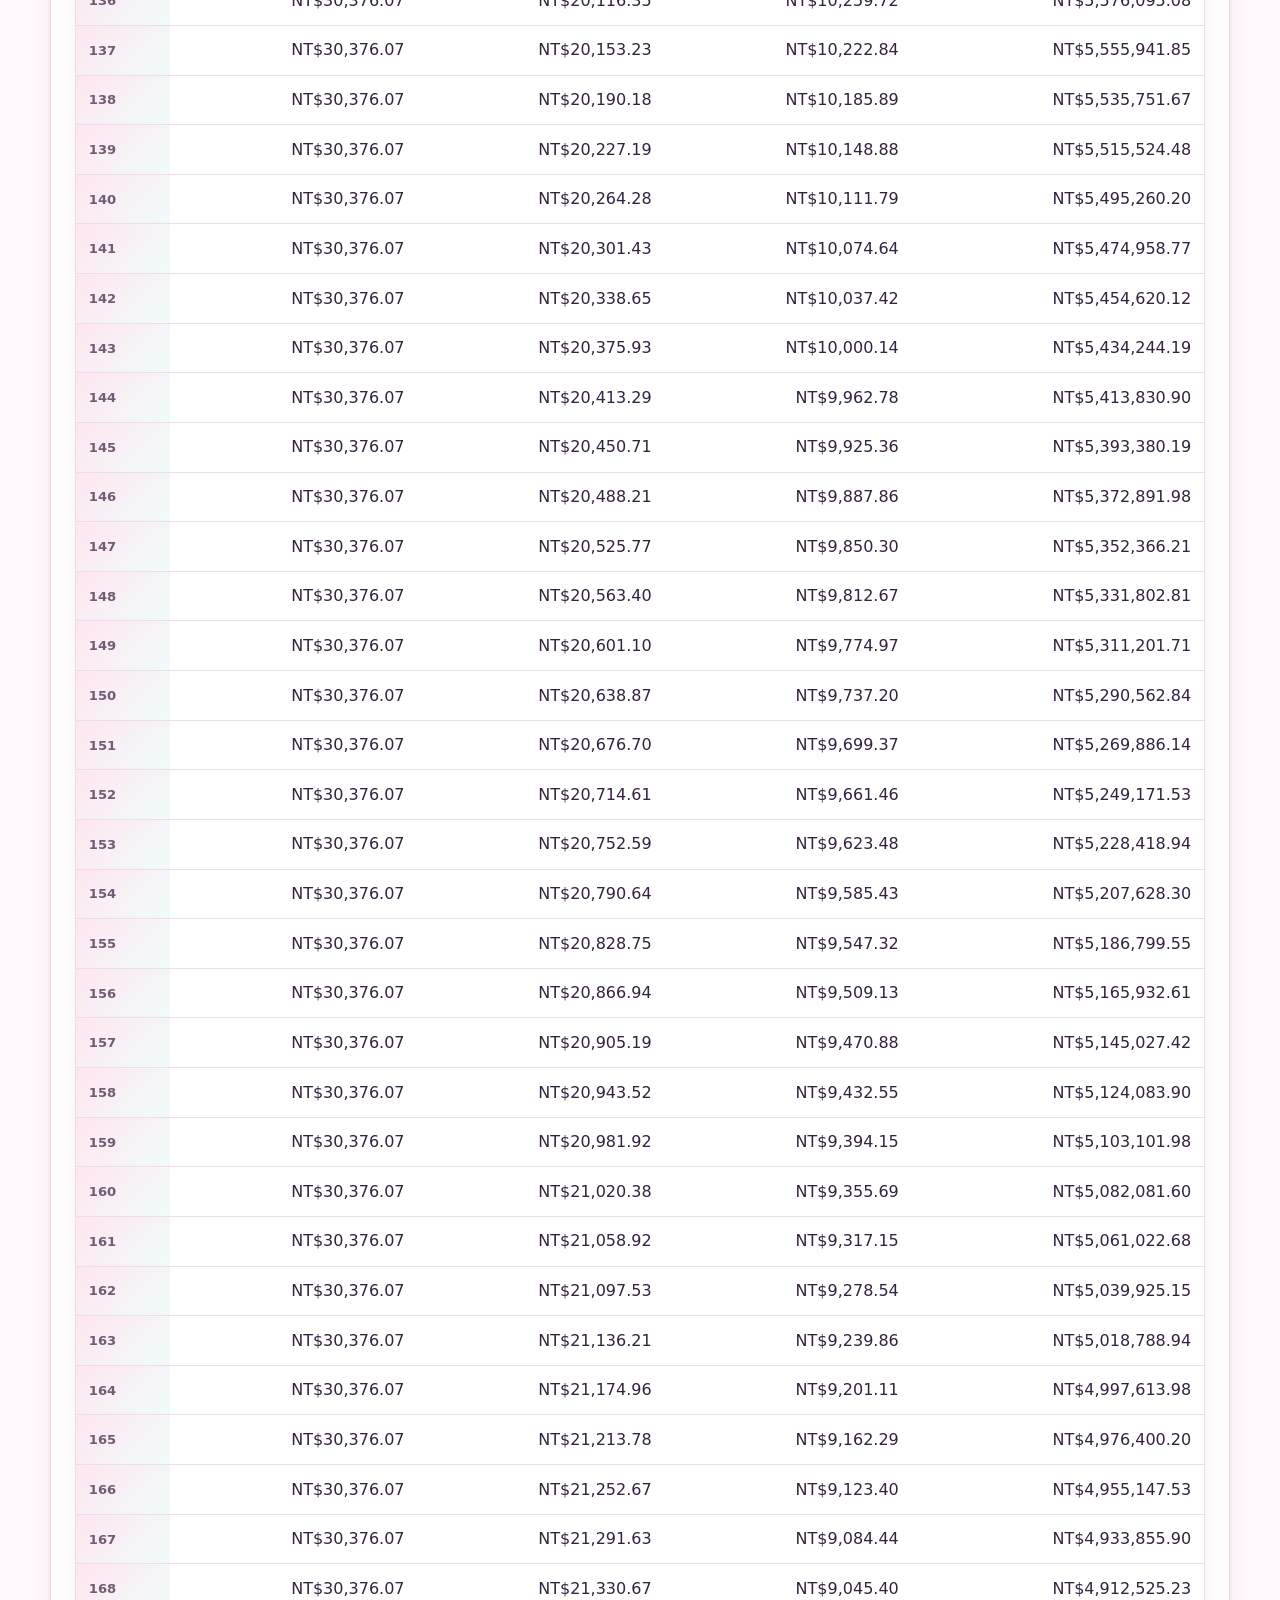
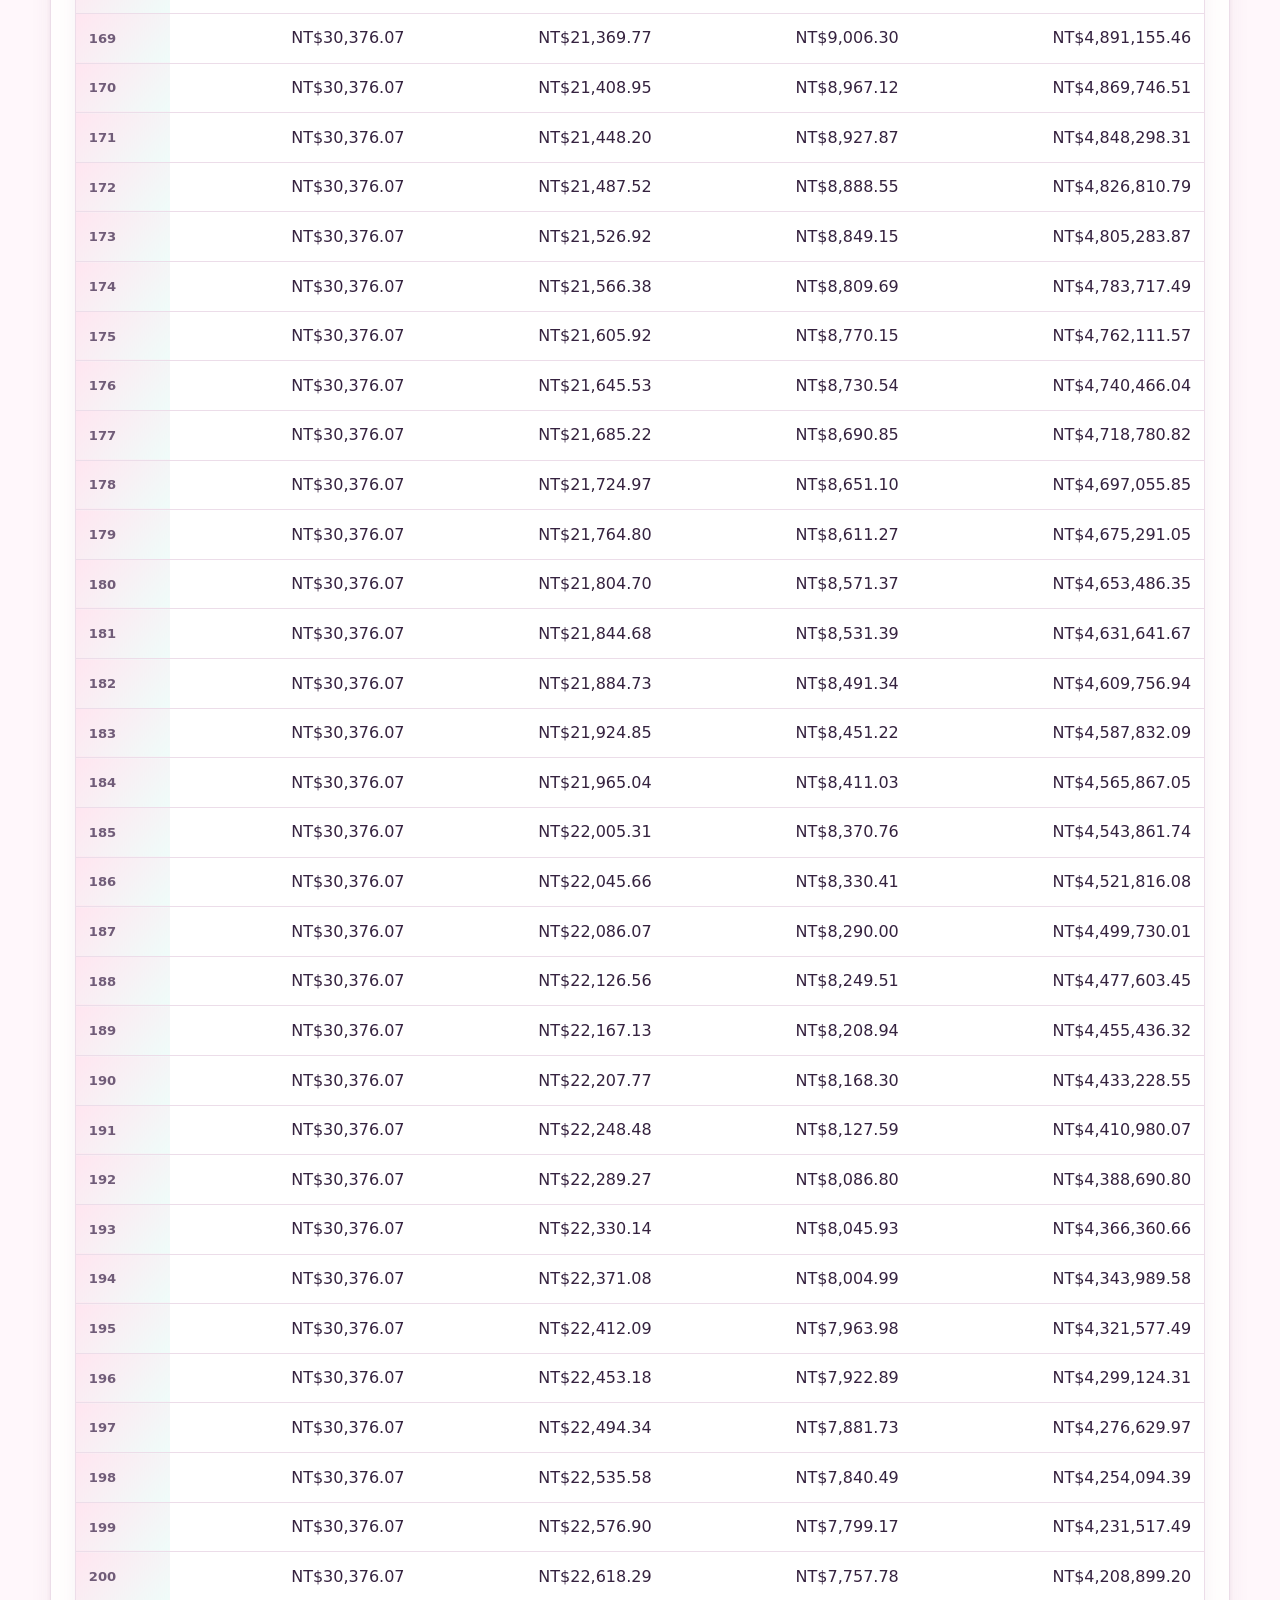
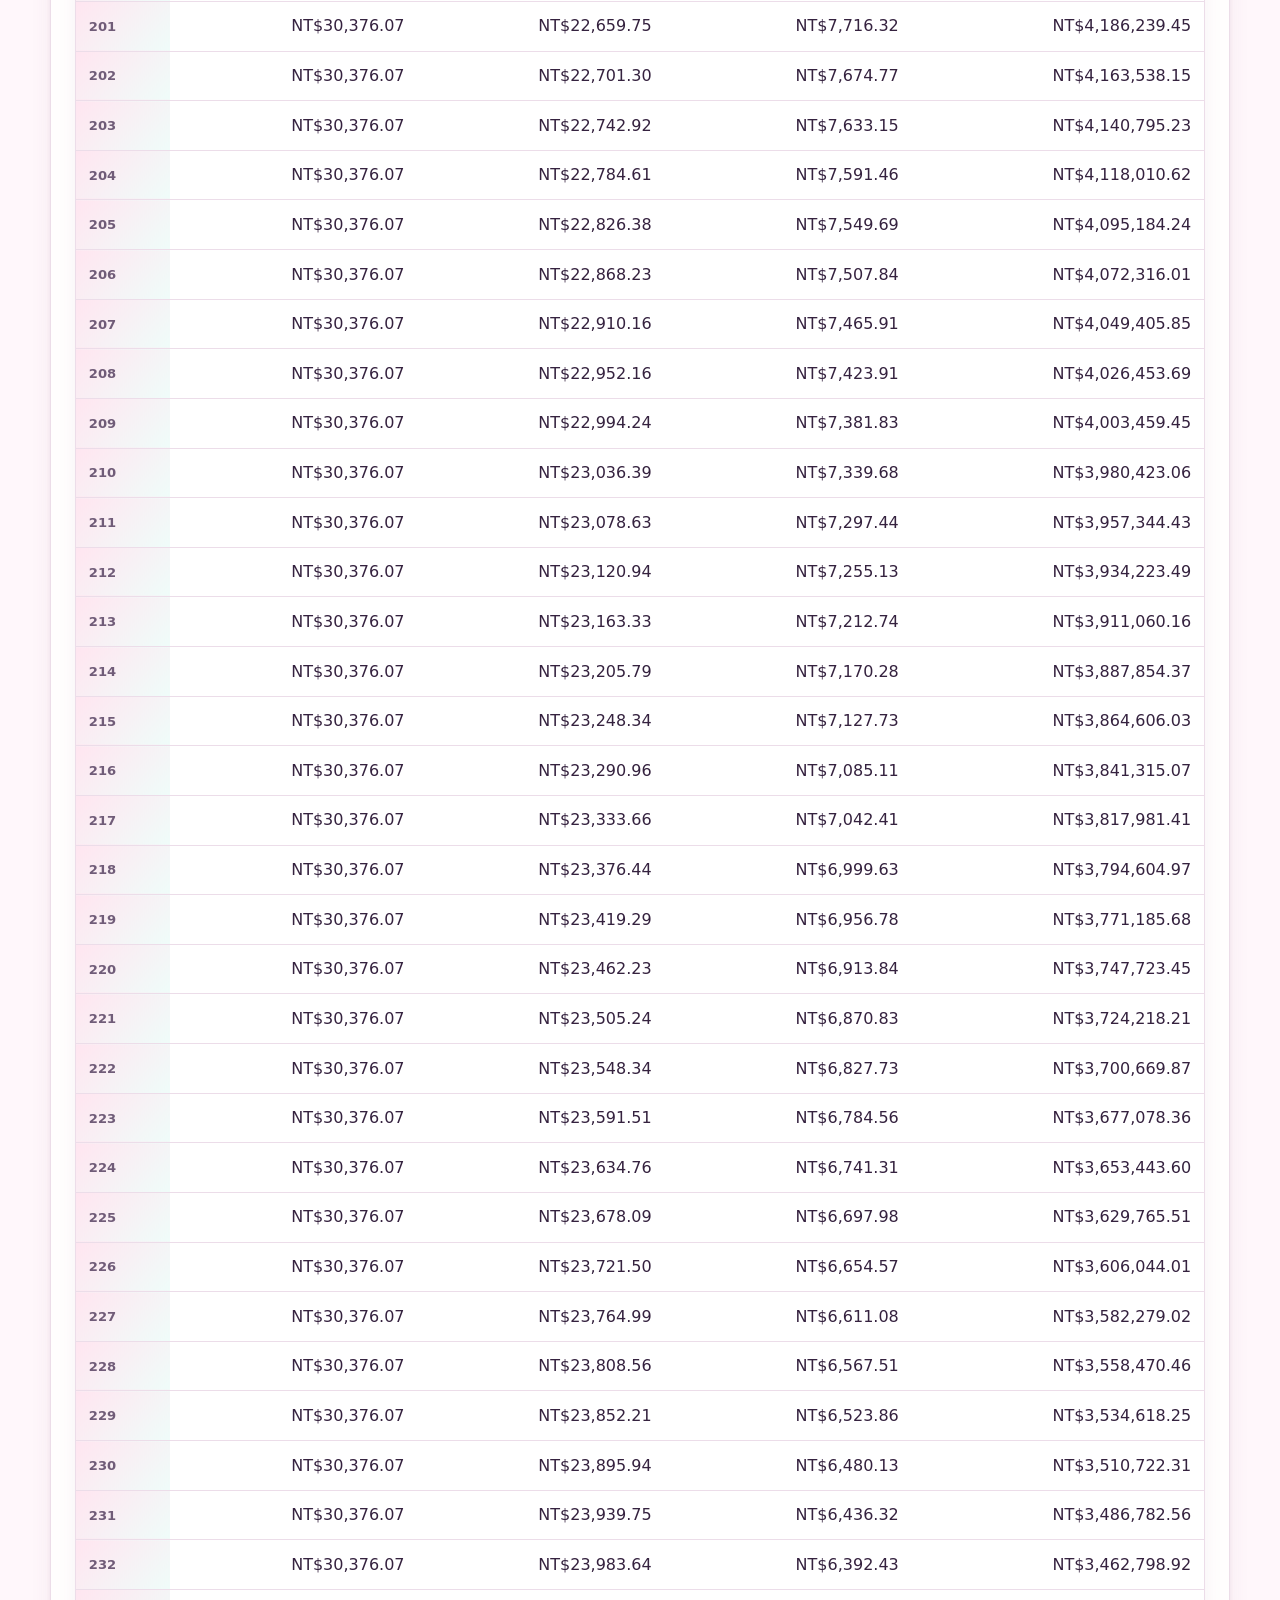
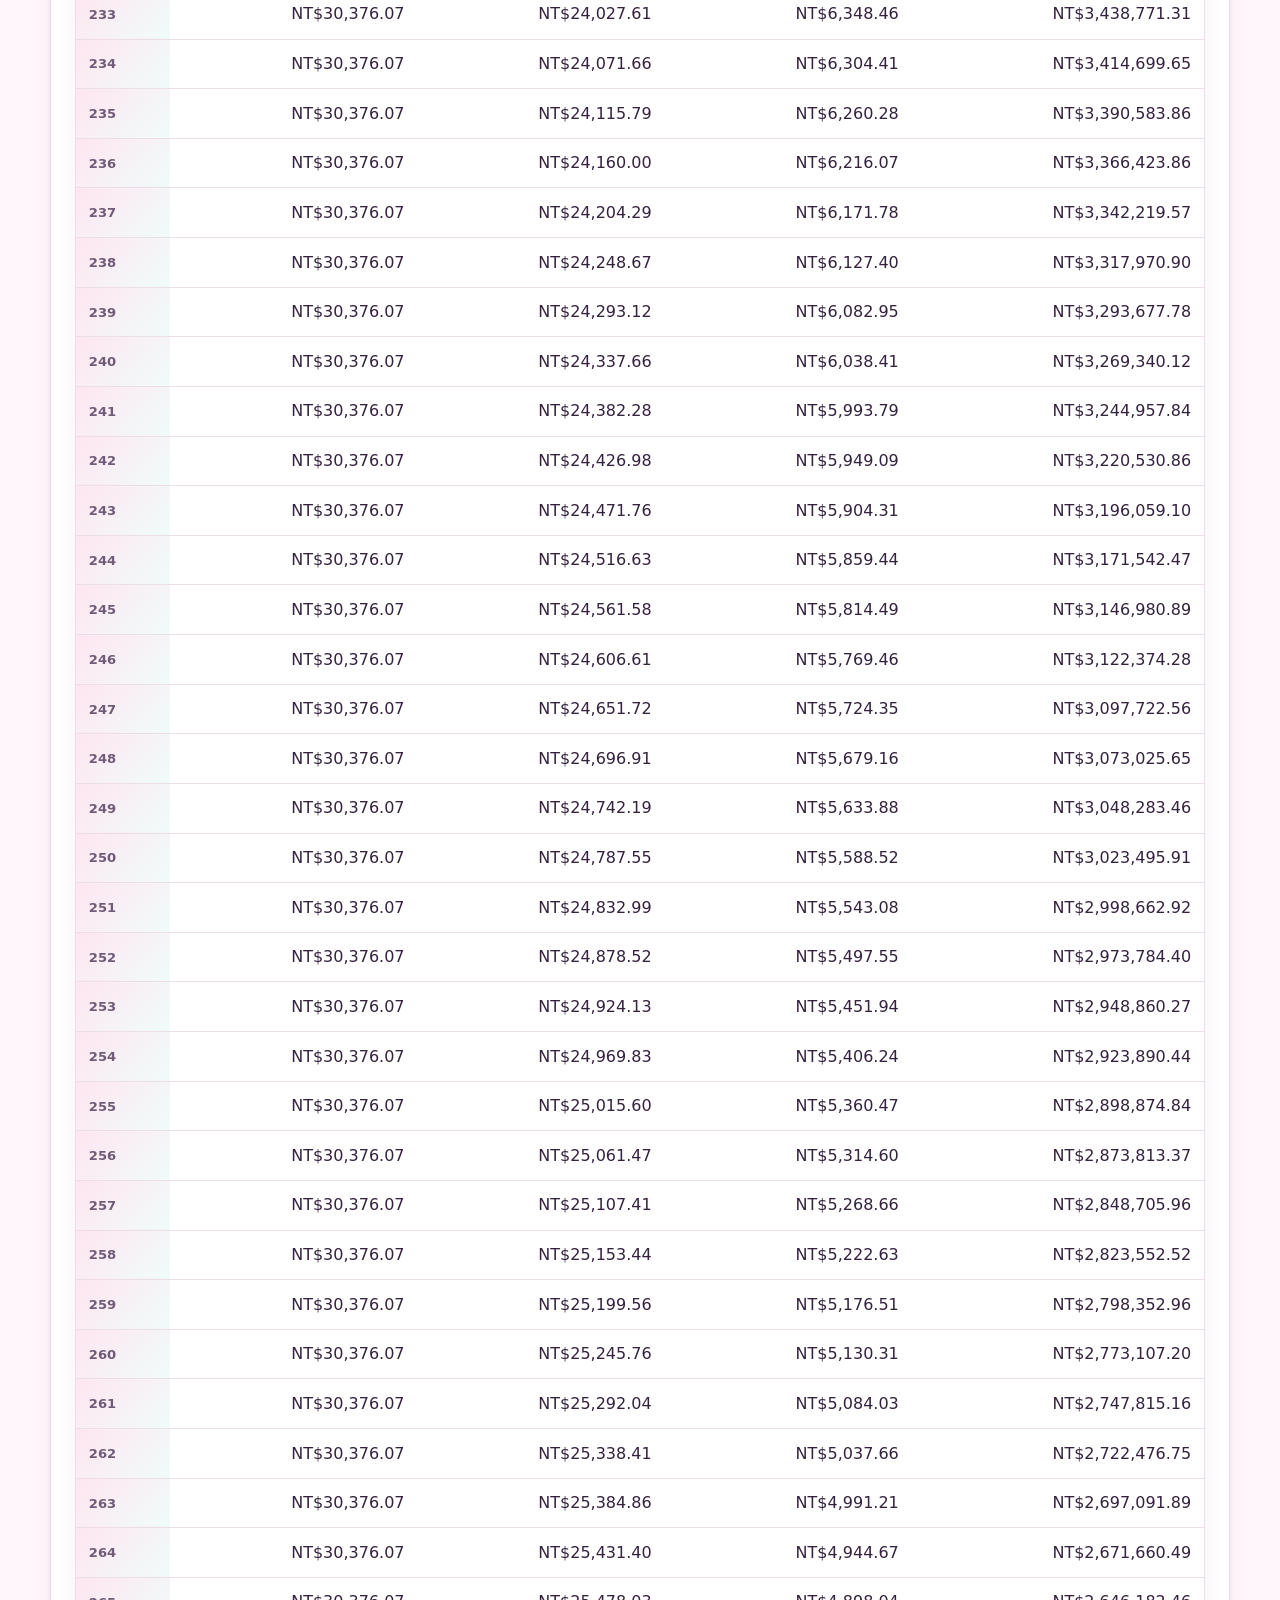
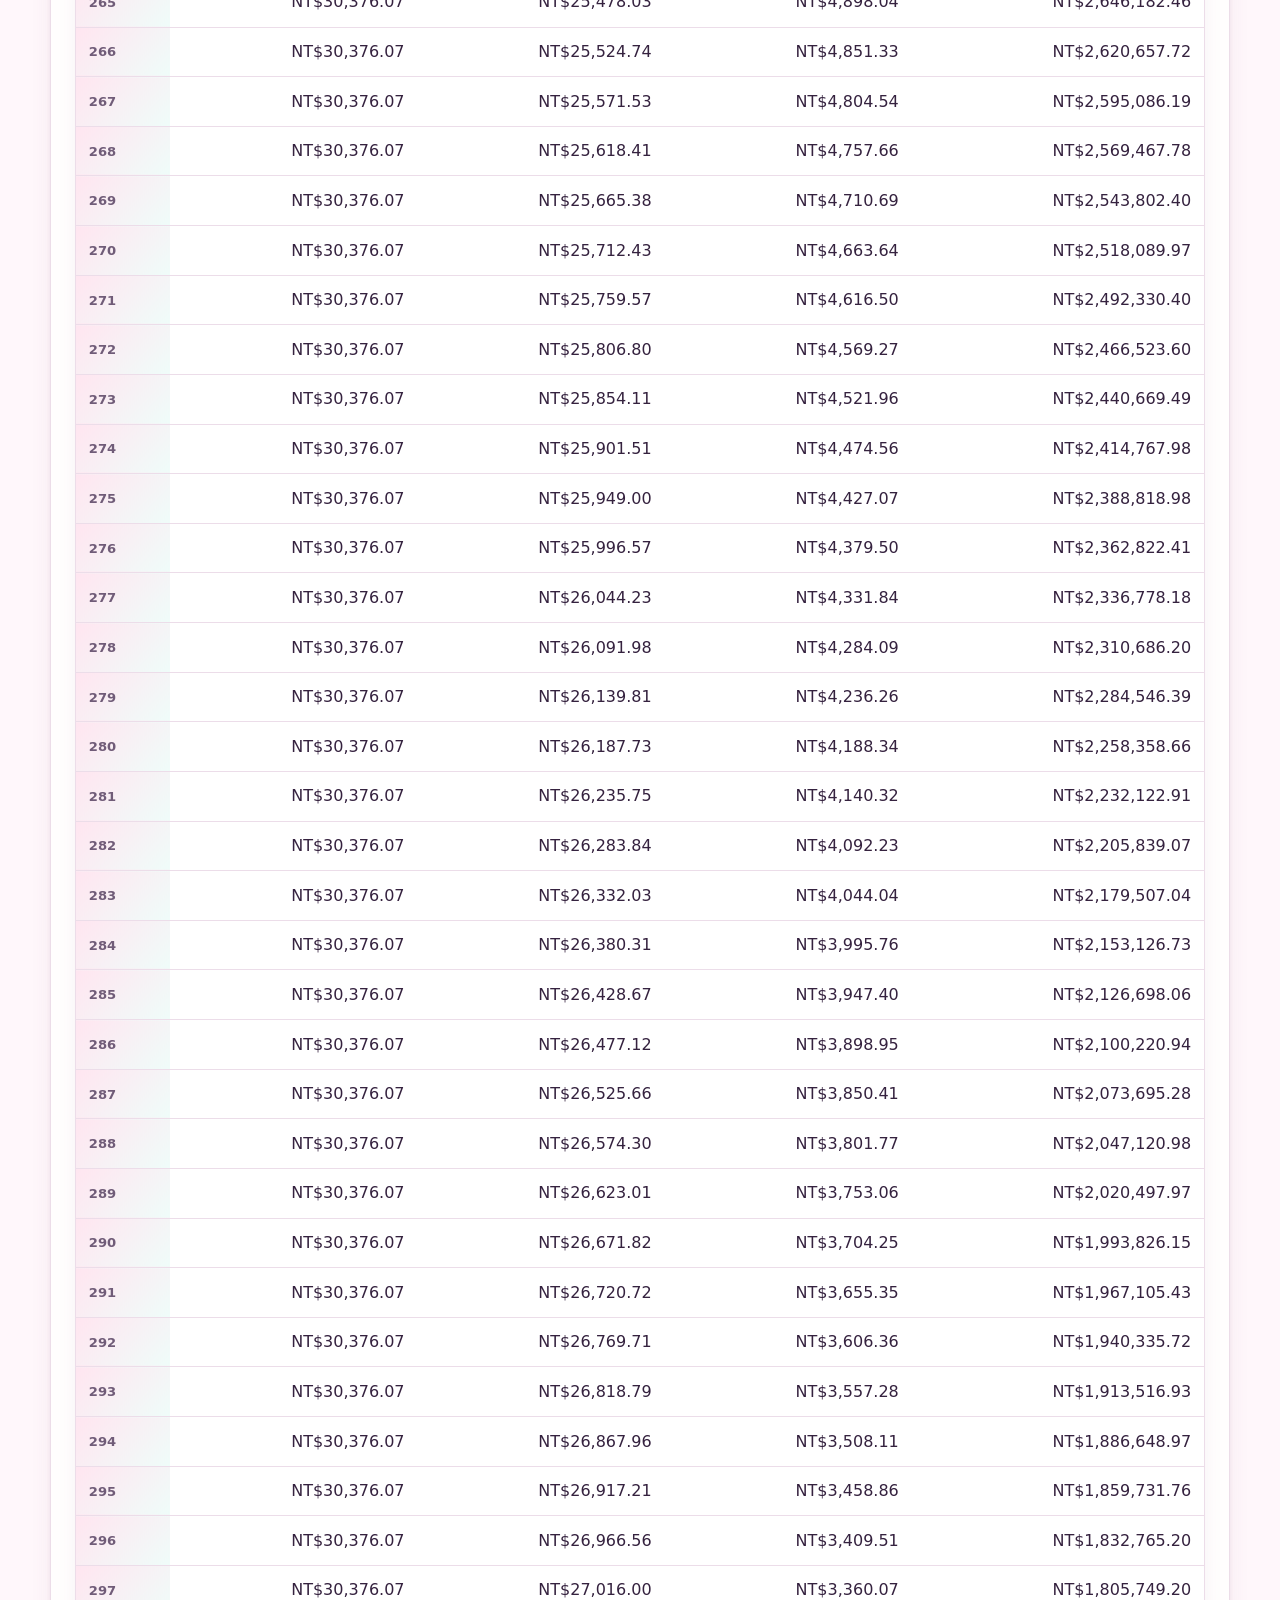
<file: finance/mortgage/index.html>
<!doctype html>
<html lang="zh-Hant">
  <head><meta charset="utf-8"><meta name="viewport" content="width=device-width, initial-scale=1"><meta name="description" content="房貸本息平均攤還試算與逐期還款明細。"><title>房貸試算｜櫻木財務規劃</title><link rel="icon" href="/assets/favicon.svg" type="image/svg+xml"><link rel="stylesheet" href="/assets/styles.css"><script type="module" src="/assets/app.js"></script></head>
  <body data-page="mortgage">
    <a class="skip-link" href="#main-content">跳到主要內容</a>
    <header class="site-header"><div class="header-inner"><a class="brand" href="/" aria-label="櫻木財務規劃首頁"><span class="brand-mark" aria-hidden="true">櫻</span><span>櫻木財務規劃</span></a><nav class="site-nav" aria-label="財務規劃導覽"><ul><li><a href="/finance">財務總覽</a></li><li><a href="/finance/balance-sheet">資產負債</a></li><li><a href="/finance/cash-flow">現金流量</a></li><li><a href="/finance/education">教育</a></li><li><a href="/finance/mortgage">房貸</a></li><li><a href="/finance/personal-loan">信貸</a></li><li><a href="/finance/car-loan">車貸</a></li><li><a href="/finance/credit-card">信用卡</a></li><li><a href="/finance/retirement">退休</a></li></ul></nav></div></header>
    <main class="page-shell" id="main-content">
      <ol class="breadcrumb"><li><a href="/">首頁</a></li><li><a href="/finance">財務規劃</a></li><li aria-current="page">房貸</li></ol>
      <section class="page-heading"><div><p class="eyebrow">MORTGAGE</p><h1>房貸試算</h1><p>採本息平均攤還，檢視每月付款、總利息、總還款金額與逐期本金餘額。</p></div><span class="status-badge">本息平均攤還</span></section>
      <section id="page-content" class="dynamic-content" aria-live="polite"></section>
    </main><footer class="site-footer">櫻木財務規劃 · 面談輔助工具</footer>
  </body>
</html>
</file>
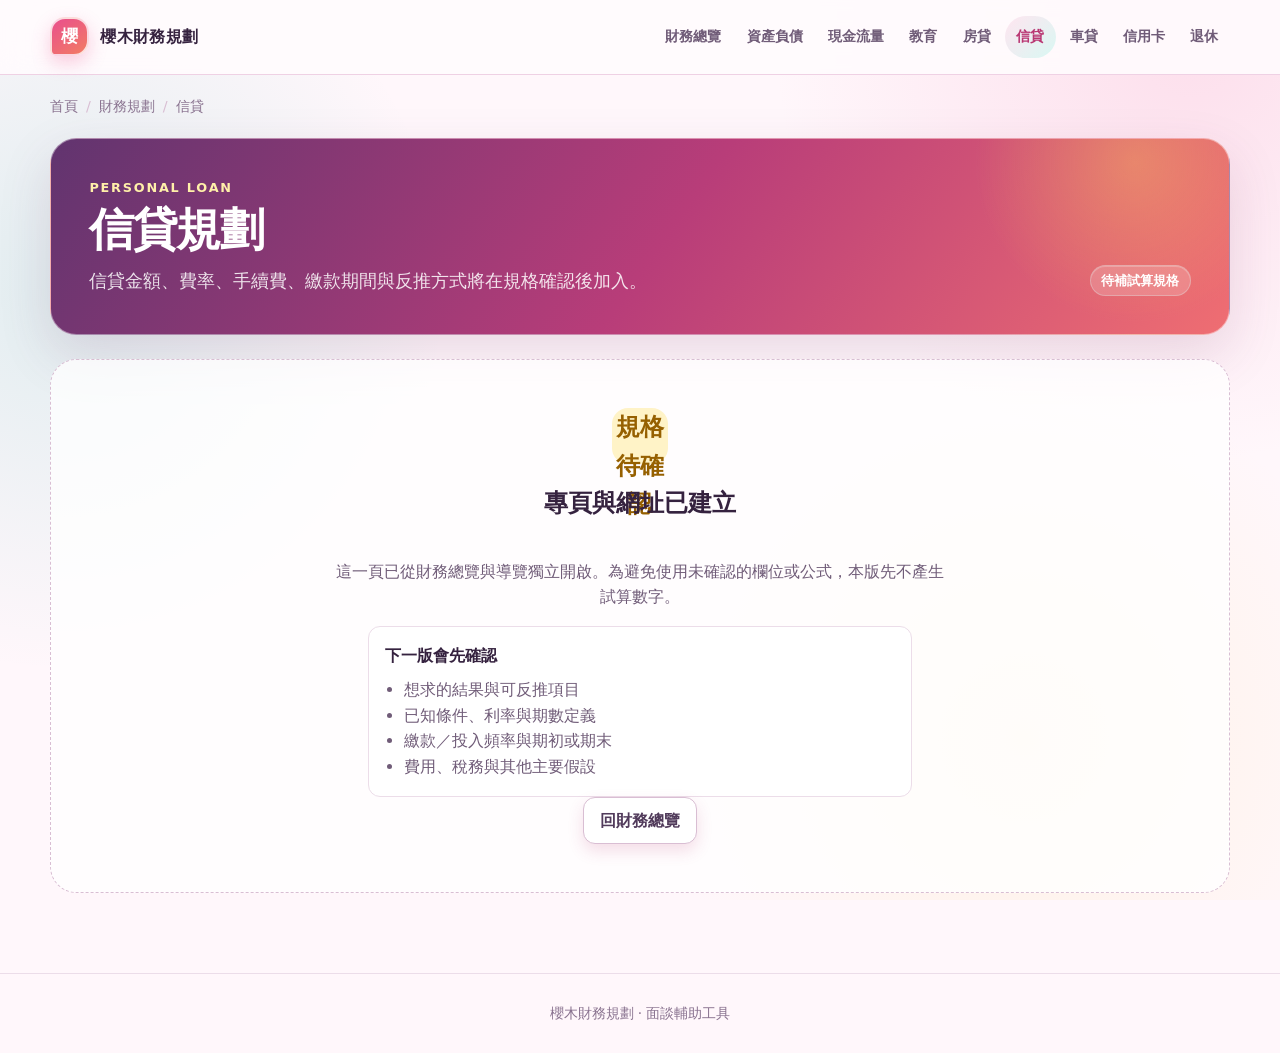
<file: finance/personal-loan/index.html>
<!doctype html>
<html lang="zh-Hant"><head><meta charset="utf-8"><meta name="viewport" content="width=device-width, initial-scale=1"><meta name="description" content="信貸規劃試算預留頁面。"><title>信貸規劃｜櫻木財務規劃</title><link rel="icon" href="/assets/favicon.svg" type="image/svg+xml"><link rel="stylesheet" href="/assets/styles.css"><script type="module" src="/assets/app.js"></script></head>
  <body data-page="personal-loan"><a class="skip-link" href="#main-content">跳到主要內容</a><header class="site-header"><div class="header-inner"><a class="brand" href="/" aria-label="櫻木財務規劃首頁"><span class="brand-mark" aria-hidden="true">櫻</span><span>櫻木財務規劃</span></a><nav class="site-nav" aria-label="財務規劃導覽"><ul><li><a href="/finance">財務總覽</a></li><li><a href="/finance/balance-sheet">資產負債</a></li><li><a href="/finance/cash-flow">現金流量</a></li><li><a href="/finance/education">教育</a></li><li><a href="/finance/mortgage">房貸</a></li><li><a href="/finance/personal-loan">信貸</a></li><li><a href="/finance/car-loan">車貸</a></li><li><a href="/finance/credit-card">信用卡</a></li><li><a href="/finance/retirement">退休</a></li></ul></nav></div></header>
    <main class="page-shell" id="main-content"><ol class="breadcrumb"><li><a href="/">首頁</a></li><li><a href="/finance">財務規劃</a></li><li aria-current="page">信貸</li></ol><section class="page-heading"><div><p class="eyebrow">PERSONAL LOAN</p><h1>信貸規劃</h1><p>信貸金額、費率、手續費、繳款期間與反推方式將在規格確認後加入。</p></div><span class="status-badge">待補試算規格</span></section><section id="page-content" class="dynamic-content"><div class="placeholder-card"><div><span class="placeholder-mark" aria-hidden="true">信</span><h2>待補試算規格</h2><p>此頁已有獨立網址。待確認欄位、公式、費用與還款假設後，即可加入計算功能。</p></div></div></section></main><footer class="site-footer">櫻木財務規劃 · 面談輔助工具</footer></body></html>
</file>
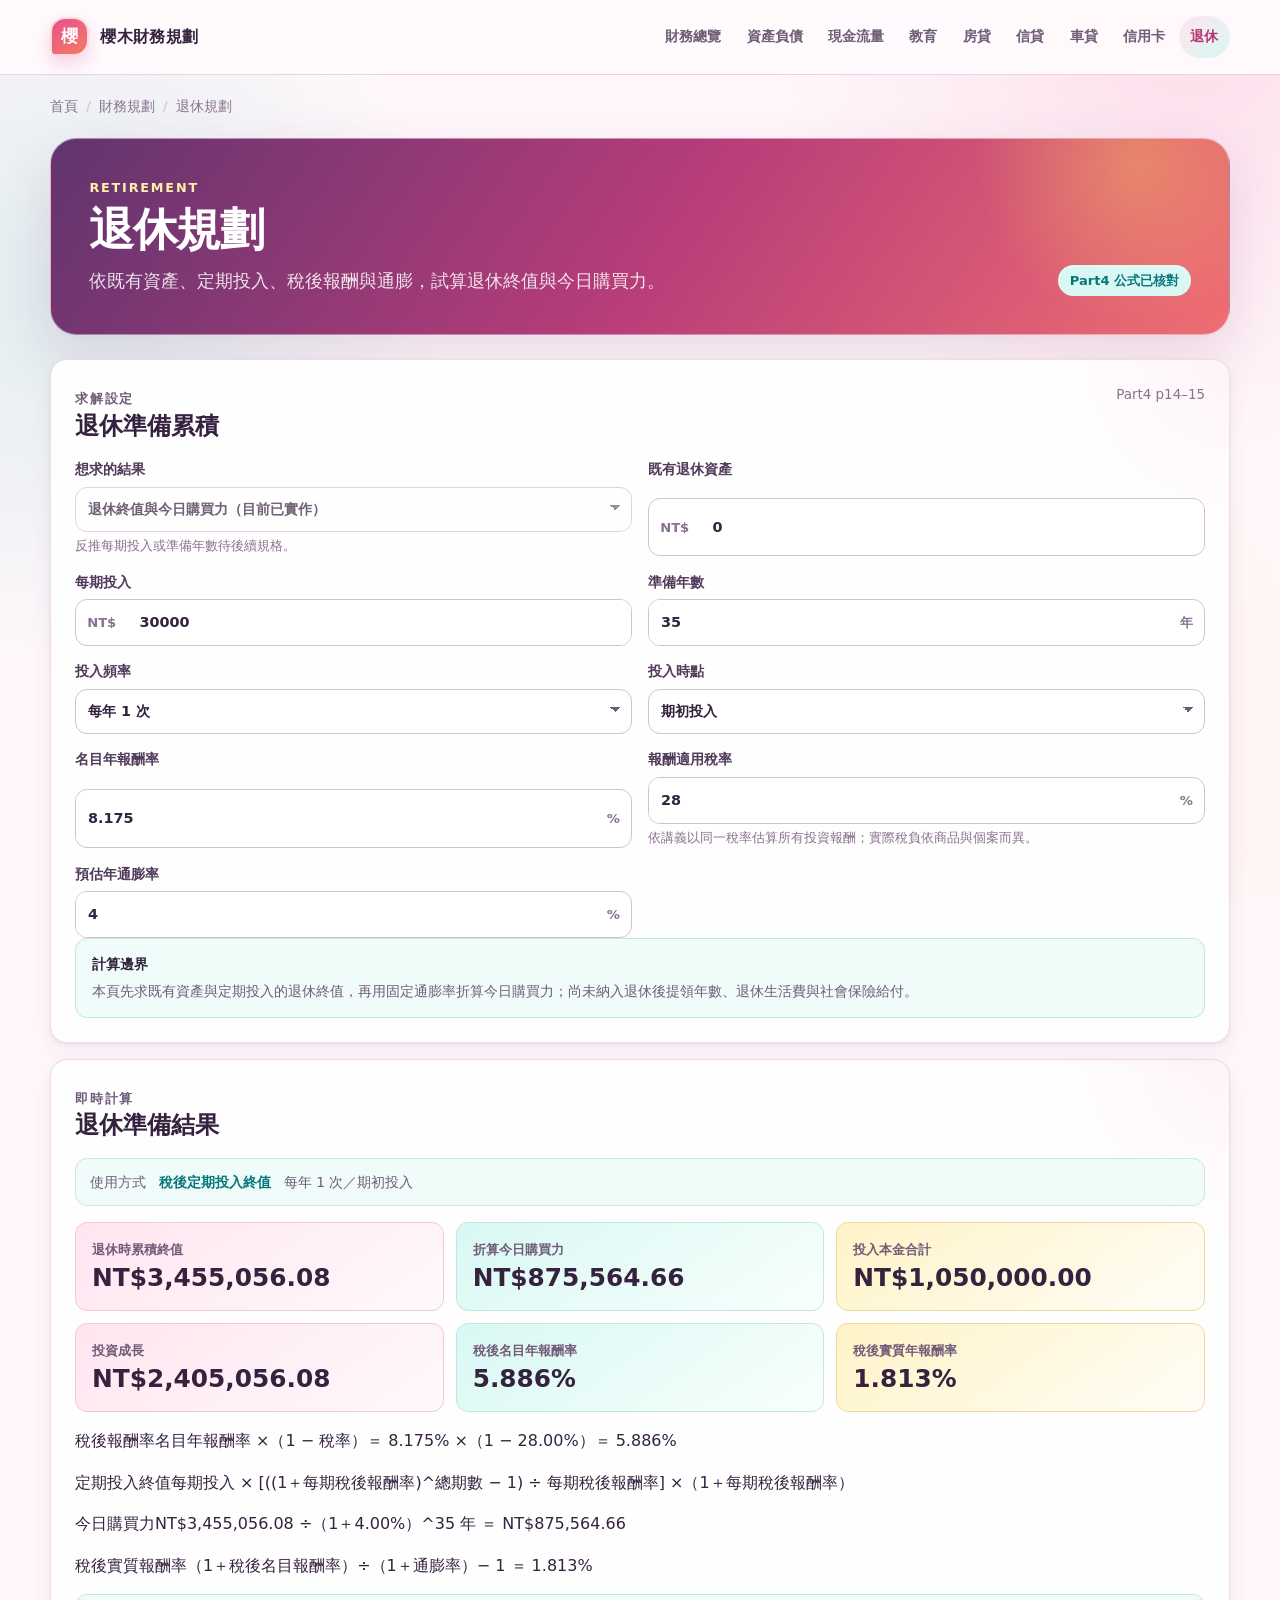
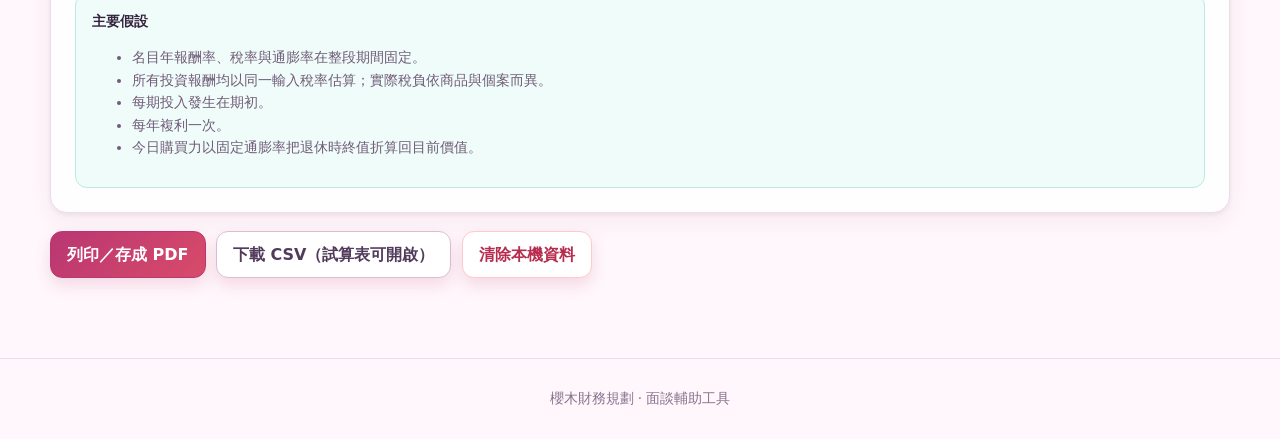
<file: finance/retirement/index.html>
<!doctype html>
<html lang="zh-Hant"><head><meta charset="utf-8"><meta name="viewport" content="width=device-width, initial-scale=1"><meta name="description" content="依投入、稅後報酬與通膨試算退休終值及今日購買力。"><title>退休規劃｜櫻木財務規劃</title><link rel="icon" href="/assets/favicon.svg" type="image/svg+xml"><link rel="stylesheet" href="/assets/styles.css"><script type="module" src="/assets/app.js"></script></head>
  <body data-page="retirement"><a class="skip-link" href="#main-content">跳到主要內容</a><header class="site-header"><div class="header-inner"><a class="brand" href="/" aria-label="櫻木財務規劃首頁"><span class="brand-mark" aria-hidden="true">櫻</span><span>櫻木財務規劃</span></a><nav class="site-nav" aria-label="財務規劃導覽"><ul><li><a href="/finance">財務總覽</a></li><li><a href="/finance/balance-sheet">資產負債</a></li><li><a href="/finance/cash-flow">現金流量</a></li><li><a href="/finance/education">教育</a></li><li><a href="/finance/mortgage">房貸</a></li><li><a href="/finance/personal-loan">信貸</a></li><li><a href="/finance/car-loan">車貸</a></li><li><a href="/finance/credit-card">信用卡</a></li><li><a href="/finance/retirement">退休</a></li></ul></nav></div></header>
    <main class="page-shell" id="main-content"><ol class="breadcrumb"><li><a href="/">首頁</a></li><li><a href="/finance">財務規劃</a></li><li aria-current="page">退休規劃</li></ol><section class="page-heading"><div><p class="eyebrow">RETIREMENT</p><h1>退休規劃</h1><p>依既有資產、定期投入、稅後報酬與通膨，試算退休終值與今日購買力。</p></div><span class="status-badge is-ready">Part4 公式已核對</span></section><section id="page-content" class="dynamic-content"></section></main><footer class="site-footer">櫻木財務規劃 · 面談輔助工具</footer></body></html>
</file>
<file: assets/styles.css>
:root {
  color-scheme: light;
  --ink-950: #35223f;
  --ink-800: #513b5b;
  --ink-650: #705c78;
  --ink-500: #89728f;
  --line: #ecdde9;
  --line-strong: #d9bed3;
  --paper: #fffefe;
  --canvas: #fff7fb;
  --teal-800: #08777b;
  --teal-700: #07969a;
  --teal-100: #d9f8f3;
  --teal-050: #effcf9;
  --coral-600: #ef5d79;
  --coral-100: #ffe3eb;
  --gold-600: #966000;
  --gold-100: #fff3c7;
  --red-700: #b72d50;
  --red-100: #ffe5eb;
  --pink-700: #b93672;
  --pink-600: #e94f8d;
  --pink-300: #f69ac1;
  --pink-100: #ffe5f0;
  --orange-500: #f27c63;
  --aqua-500: #18aaa5;
  --yellow-400: #ffd25d;
  --lavender-100: #f2e8ff;
  --shadow-sm: 0 2px 4px rgb(115 54 103 / 7%), 0 8px 22px rgb(115 54 103 / 7%);
  --shadow-lg: 0 20px 52px rgb(115 54 103 / 15%);
  --radius-sm: 0.75rem;
  --radius-md: 1.05rem;
  --radius-lg: 1.65rem;
  --content: 1180px;
  font-family: "Noto Sans TC", "PingFang TC", "Microsoft JhengHei", system-ui, -apple-system, BlinkMacSystemFont, "Segoe UI", sans-serif;
  font-size: 16px;
  line-height: 1.6;
}

* {
  box-sizing: border-box;
}

html {
  min-width: 320px;
  scroll-behavior: smooth;
}

body {
  min-height: 100vh;
  margin: 0;
  color: var(--ink-950);
  background:
    radial-gradient(circle at 93% 5%, rgb(246 154 193 / 26%), transparent 26rem),
    radial-gradient(circle at 5% 32%, rgb(24 170 165 / 13%), transparent 24rem),
    radial-gradient(circle at 80% 82%, rgb(255 210 93 / 14%), transparent 23rem),
    var(--canvas);
  background-attachment: fixed;
}

a {
  color: inherit;
  text-decoration-thickness: 0.08em;
  text-underline-offset: 0.18em;
}

button,
input,
select,
textarea {
  font: inherit;
}

button,
[type="button"],
[type="submit"],
a.button {
  min-height: 2.75rem;
}

:focus-visible {
  outline: 3px solid rgb(233 79 141 / 38%);
  outline-offset: 3px;
}

.skip-link {
  position: fixed;
  z-index: 100;
  top: 0.5rem;
  left: 0.5rem;
  padding: 0.7rem 1rem;
  color: white;
  background: var(--ink-950);
  border-radius: var(--radius-sm);
  transform: translateY(-180%);
  transition: transform 160ms ease;
}

.skip-link:focus {
  transform: translateY(0);
}

.site-header {
  position: sticky;
  z-index: 30;
  top: 0;
  border-bottom: 1px solid rgb(233 193 218 / 72%);
  background: rgb(255 251 253 / 92%);
  backdrop-filter: blur(14px);
}

.header-inner {
  display: flex;
  width: min(calc(100% - 2rem), var(--content));
  min-height: 4.6rem;
  margin-inline: auto;
  align-items: center;
  gap: 1.5rem;
}

.brand {
  display: inline-flex;
  flex: 0 0 auto;
  align-items: center;
  gap: 0.7rem;
  color: var(--ink-950);
  font-weight: 800;
  letter-spacing: 0.02em;
  text-decoration: none;
}

.brand-mark {
  display: grid;
  width: 2.45rem;
  height: 2.45rem;
  place-items: center;
  color: white;
  background: linear-gradient(145deg, var(--pink-600), var(--orange-500));
  border: 2px solid rgb(255 255 255 / 76%);
  border-radius: 0.95rem 0.95rem 0.95rem 0.35rem;
  box-shadow: 0 7px 18px rgb(233 79 141 / 27%);
  font-size: 1.05rem;
}

.site-nav {
  min-width: 0;
  margin-left: auto;
  overflow-x: auto;
  scrollbar-width: thin;
}

.site-nav ul {
  display: flex;
  min-width: max-content;
  margin: 0;
  padding: 0;
  align-items: center;
  gap: 0.15rem;
  list-style: none;
}

.site-nav a {
  display: inline-flex;
  min-height: 2.6rem;
  padding: 0.55rem 0.72rem;
  align-items: center;
  color: var(--ink-650);
  border-radius: 999px;
  font-size: 0.9rem;
  font-weight: 650;
  text-decoration: none;
  white-space: nowrap;
}

.site-nav a:hover {
  color: var(--pink-700);
  background: var(--pink-100);
}

body[data-page^="finance"] .site-nav a[href="/finance"],
body[data-page="balance-sheet"] .site-nav a[href="/finance/balance-sheet"],
body[data-page="cash-flow"] .site-nav a[href="/finance/cash-flow"],
body[data-page="education"] .site-nav a[href="/finance/education"],
body[data-page="mortgage"] .site-nav a[href="/finance/mortgage"],
body[data-page="personal-loan"] .site-nav a[href="/finance/personal-loan"],
body[data-page="car-loan"] .site-nav a[href="/finance/car-loan"],
body[data-page="credit-card"] .site-nav a[href="/finance/credit-card"],
body[data-page="retirement"] .site-nav a[href="/finance/retirement"] {
  color: var(--pink-700);
  background: linear-gradient(135deg, var(--pink-100), var(--teal-100));
}

.page-shell,
.home-shell {
  width: min(calc(100% - 2rem), var(--content));
  margin-inline: auto;
}

.page-shell {
  padding-block: 1.25rem 4rem;
}

.home-shell {
  padding-block: clamp(2.2rem, 6vw, 5.8rem) 4rem;
}

.breadcrumb {
  display: flex;
  margin: 0 0 1.3rem;
  padding: 0;
  align-items: center;
  flex-wrap: wrap;
  gap: 0.5rem;
  color: var(--ink-500);
  font-size: 0.9rem;
  list-style: none;
}

.breadcrumb li + li::before {
  margin-right: 0.5rem;
  color: var(--line-strong);
  content: "/";
}

.breadcrumb a {
  text-decoration: none;
}

.breadcrumb a:hover {
  color: var(--pink-700);
  text-decoration: underline;
}

.page-heading {
  display: grid;
  margin-bottom: 1.5rem;
  padding: clamp(1.5rem, 3vw, 2.4rem);
  grid-template-columns: minmax(0, 1fr) auto;
  align-items: end;
  gap: 1rem;
  color: white;
  background:
    radial-gradient(circle at 92% 12%, rgb(255 210 93 / 35%), transparent 10rem),
    linear-gradient(125deg, #61346f 0%, #b83d79 52%, #ef6e72 100%);
  border: 1px solid rgb(255 255 255 / 42%);
  border-radius: var(--radius-lg);
  box-shadow: var(--shadow-lg);
  overflow: hidden;
}

.page-heading > div:first-child {
  max-width: 52rem;
}

.eyebrow {
  margin: 0 0 0.35rem;
  color: #fff0a9;
  font-size: 0.8rem;
  font-weight: 800;
  letter-spacing: 0.14em;
  text-transform: uppercase;
}

.page-heading h1,
.hero-copy h1 {
  margin: 0;
  font-size: clamp(2rem, 5vw, 3.8rem);
  line-height: 1.15;
  letter-spacing: -0.035em;
}

.page-heading h1 {
  font-size: clamp(1.8rem, 4vw, 2.8rem);
}

.page-heading p:not(.eyebrow),
.hero-copy > p {
  margin: 0.75rem 0 0;
  color: rgb(255 255 255 / 86%);
  font-size: clamp(1rem, 2vw, 1.12rem);
}

.status-badge,
.tag {
  display: inline-flex;
  width: fit-content;
  min-height: 1.9rem;
  padding: 0.25rem 0.65rem;
  align-items: center;
  border-radius: 999px;
  font-size: 0.82rem;
  font-weight: 750;
  white-space: nowrap;
}

.page-heading .status-badge {
  color: white;
  border: 1px solid rgb(217 255 250 / 28%);
  background: rgb(255 255 255 / 18%);
  box-shadow: inset 0 1px 0 rgb(255 255 255 / 22%);
}

.status-badge.is-pending,
.tag.is-pending {
  color: var(--gold-600);
  background: var(--gold-100);
}

.status-badge.is-ready,
.tag.is-ready {
  color: var(--teal-800);
  background: var(--teal-100);
}

.hero {
  display: grid;
  grid-template-columns: minmax(0, 1.05fr) minmax(18rem, 0.95fr);
  align-items: center;
  gap: clamp(2rem, 7vw, 6rem);
}

.hero-copy .eyebrow {
  color: var(--pink-700);
}

.hero-copy h1 span {
  color: var(--pink-600);
}

.hero-copy > p {
  max-width: 42rem;
  color: var(--ink-650);
}

.trust-line {
  display: flex;
  margin-top: 1.5rem;
  padding: 0;
  flex-wrap: wrap;
  gap: 0.6rem 1rem;
  color: var(--ink-650);
  font-size: 0.9rem;
  list-style: none;
}

.trust-line li {
  display: inline-flex;
  align-items: center;
  gap: 0.4rem;
}

.trust-line li::before {
  width: 0.45rem;
  height: 0.45rem;
  background: linear-gradient(135deg, var(--pink-600), var(--orange-500));
  border-radius: 50%;
  box-shadow: 0 0 0 0.22rem var(--pink-100);
  content: "";
}

.entry-grid {
  display: grid;
  gap: 1rem;
}

.entry-card {
  position: relative;
  display: grid;
  min-height: 12rem;
  padding: 1.45rem;
  grid-template-columns: auto minmax(0, 1fr);
  align-items: start;
  gap: 1rem;
  color: inherit;
  background:
    radial-gradient(circle at 100% 0%, rgb(246 154 193 / 22%), transparent 9rem),
    var(--paper);
  border: 1px solid var(--line);
  border-radius: var(--radius-lg);
  box-shadow: var(--shadow-sm);
  text-decoration: none;
  transition: transform 160ms ease, border-color 160ms ease, box-shadow 160ms ease;
}

.entry-card:hover {
  border-color: var(--pink-300);
  box-shadow: var(--shadow-lg);
  transform: translateY(-3px);
}

.entry-card.is-muted {
  background:
    radial-gradient(circle at 100% 0%, rgb(24 170 165 / 19%), transparent 9rem),
    rgb(255 255 255 / 88%);
}

.entry-icon {
  display: grid;
  width: 3.2rem;
  height: 3.2rem;
  place-items: center;
  color: var(--pink-700);
  background: linear-gradient(145deg, var(--pink-100), #fff8c9);
  border-radius: 1.15rem 1.15rem 1.15rem 0.45rem;
  box-shadow: 0 7px 18px rgb(233 79 141 / 16%);
}

.entry-card.is-muted .entry-icon {
  color: var(--teal-800);
  background: linear-gradient(145deg, var(--teal-100), #fff7c8);
  box-shadow: 0 7px 18px rgb(24 170 165 / 15%);
}

.entry-icon svg {
  width: 1.65rem;
  height: 1.65rem;
}

.entry-card h2 {
  margin: 0;
  font-size: 1.28rem;
  line-height: 1.35;
}

.entry-card p {
  margin: 0.4rem 0 1rem;
  color: var(--ink-650);
}

.entry-card .tag {
  margin-top: auto;
}

.privacy-strip,
.notice {
  display: flex;
  margin-top: 1.5rem;
  padding: 1rem 1.1rem;
  align-items: flex-start;
  gap: 0.75rem;
  color: var(--ink-650);
  background: linear-gradient(135deg, rgb(255 255 255 / 92%), rgb(255 229 240 / 48%));
  border: 1px solid var(--line);
  border-radius: var(--radius-md);
  font-size: 0.9rem;
}

.privacy-strip strong,
.notice strong {
  color: var(--ink-950);
}

.privacy-strip p,
.notice p {
  margin: 0;
}

.overview-head {
  display: grid;
  margin: 2rem 0 1rem;
  grid-template-columns: minmax(0, 1fr) auto;
  align-items: end;
  gap: 1rem;
}

.overview-head h2,
.section-title {
  margin: 0;
  font-size: clamp(1.35rem, 3vw, 1.8rem);
  letter-spacing: -0.02em;
}

.overview-head p,
.section-lead {
  margin: 0.3rem 0 0;
  color: var(--ink-650);
}

.feature-grid {
  display: grid;
  grid-template-columns: repeat(4, minmax(0, 1fr));
  gap: 1rem;
}

.feature-card {
  position: relative;
  display: flex;
  min-height: 12.5rem;
  padding: 1.25rem;
  flex-direction: column;
  color: inherit;
  overflow: hidden;
  background: linear-gradient(155deg, var(--paper) 62%, rgb(255 229 240 / 62%));
  border: 1px solid var(--line);
  border-radius: var(--radius-md);
  box-shadow: var(--shadow-sm);
  text-decoration: none;
  transition: transform 160ms ease, border-color 160ms ease, box-shadow 160ms ease;
}

.feature-card:hover {
  border-color: var(--pink-300);
  box-shadow: 0 15px 34px rgb(128 61 111 / 14%);
  transform: translateY(-4px) rotate(-0.15deg);
}

.feature-card:nth-child(4n + 2) {
  background: linear-gradient(155deg, var(--paper) 62%, rgb(217 248 243 / 74%));
}

.feature-card:nth-child(4n + 3) {
  background: linear-gradient(155deg, var(--paper) 62%, rgb(255 243 199 / 74%));
}

.feature-card:nth-child(4n) {
  background: linear-gradient(155deg, var(--paper) 62%, rgb(242 232 255 / 82%));
}

.feature-card h3 {
  margin: 0.9rem 0 0;
  font-size: 1.12rem;
}

.feature-card p {
  margin: 0.45rem 0 1.2rem;
  color: var(--ink-650);
  font-size: 0.92rem;
}

.feature-card .tag {
  margin-top: auto;
}

.feature-number {
  display: grid;
  width: 2.35rem;
  height: 2.35rem;
  place-items: center;
  color: var(--pink-700);
  background: var(--pink-100);
  border-radius: 0.85rem 0.85rem 0.85rem 0.32rem;
  box-shadow: 0 5px 13px rgb(233 79 141 / 15%);
  font-size: 0.88rem;
  font-weight: 850;
}

.feature-card:nth-child(4n + 2) .feature-number {
  color: var(--teal-800);
  background: var(--teal-100);
  box-shadow: 0 5px 13px rgb(24 170 165 / 15%);
}

.feature-card:nth-child(4n + 3) .feature-number {
  color: var(--gold-600);
  background: var(--gold-100);
  box-shadow: 0 5px 13px rgb(255 210 93 / 22%);
}

.feature-card:nth-child(4n) .feature-number {
  color: #704395;
  background: var(--lavender-100);
  box-shadow: 0 5px 13px rgb(112 67 149 / 14%);
}

.dynamic-content {
  min-height: 12rem;
}

/* Shared calculator content rendered by assets/app.js */
.content-section {
  margin-bottom: 1rem;
}

.content-section.panel {
  background:
    radial-gradient(circle at 100% 0%, rgb(246 154 193 / 10%), transparent 11rem),
    var(--paper);
}

.calculator-form > .content-section:nth-child(3n + 2) {
  background:
    radial-gradient(circle at 100% 0%, rgb(24 170 165 / 10%), transparent 11rem),
    var(--paper);
}

.calculator-form > .content-section:nth-child(3n) {
  background:
    radial-gradient(circle at 100% 0%, rgb(255 210 93 / 12%), transparent 11rem),
    var(--paper);
}

.calculator-form {
  display: grid;
  gap: 1rem;
  margin-bottom: 1rem;
}

.calculator-form .content-section {
  margin-bottom: 0;
}

.section-heading {
  display: flex;
  margin-bottom: 1rem;
  align-items: flex-start;
  justify-content: space-between;
  gap: 1rem;
}

.section-heading h2 {
  margin: 0;
}

.section-heading > span,
.period-token {
  color: var(--ink-500);
  font-size: 0.84rem;
  white-space: nowrap;
}

.form-field {
  display: grid;
  gap: 0.35rem;
  color: var(--ink-800);
  font-size: 0.9rem;
  font-weight: 700;
}

.form-field small {
  color: var(--ink-500);
  font-size: 0.79rem;
  font-weight: 500;
  line-height: 1.5;
}

.form-field--date {
  max-width: 22rem;
}

.input-with-unit {
  display: flex;
  align-items: center;
  overflow: hidden;
  background: white;
  border: 1px solid var(--line-strong);
  border-radius: var(--radius-sm);
}

.input-with-unit:focus-within {
  border-color: var(--pink-600);
  box-shadow: 0 0 0 3px rgb(233 79 141 / 13%);
}

.input-with-unit > span {
  padding-inline: 0.7rem;
  color: var(--ink-500);
  font-size: 0.82rem;
  font-weight: 650;
  white-space: nowrap;
}

.input-with-unit input {
  flex: 1 1 auto;
  min-width: 0;
  border: 0;
  border-radius: 0;
  box-shadow: none;
}

.input-with-unit input:focus {
  box-shadow: none;
}

.form-field--checkbox {
  display: flex;
  min-height: 2.8rem;
  padding: 0.65rem 0.75rem;
  align-items: center;
  align-self: end;
  flex-direction: row;
  background: var(--teal-050);
  border: 1px solid #bde9e2;
  border-radius: var(--radius-sm);
}

.form-field--checkbox input {
  width: 1.15rem;
  min-height: 1.15rem;
  margin: 0;
  accent-color: var(--teal-700);
}

.notice,
.assumption-box,
.definition-note {
  padding: 0.9rem 1rem;
  color: var(--ink-650);
  background: var(--teal-050);
  border: 1px solid #bde9e2;
  border-radius: var(--radius-sm);
  font-size: 0.88rem;
}

.notice strong,
.assumption-box strong {
  color: var(--ink-950);
}

.notice p,
.assumption-box p,
.definition-note {
  margin: 0.25rem 0 0;
}

.notice--warning {
  margin-bottom: 1rem;
  color: #7a5714;
  background: var(--gold-100);
  border-color: #efd99a;
}

.notice--warning strong {
  color: #66450a;
}

.notice--confirmed {
  margin-bottom: 1rem;
  color: var(--teal-800);
  background: var(--teal-050);
  border-color: #b9dfda;
}

.notice--confirmed strong {
  color: var(--teal-800);
}

/* Editable statement details */
.detail-groups,
.statement-groups,
.detail-category-grid {
  display: grid;
  grid-template-columns: repeat(2, minmax(0, 1fr));
  gap: 1rem;
}

.detail-group,
.statement-group,
.detail-category {
  min-width: 0;
  padding: 1rem;
  background:
    radial-gradient(circle at 100% 0%, rgb(246 154 193 / 15%), transparent 8rem),
    rgb(255 255 255 / 88%);
  border: 1px solid var(--line);
  border-radius: var(--radius-md);
  box-shadow: 0 7px 20px rgb(115 54 103 / 6%);
}

.detail-group:nth-child(4n + 2),
.statement-group:nth-child(4n + 2),
.detail-category:nth-child(4n + 2) {
  background:
    radial-gradient(circle at 100% 0%, rgb(24 170 165 / 14%), transparent 8rem),
    rgb(255 255 255 / 90%);
}

.detail-group:nth-child(4n + 3),
.statement-group:nth-child(4n + 3),
.detail-category:nth-child(4n + 3) {
  background:
    radial-gradient(circle at 100% 0%, rgb(255 210 93 / 17%), transparent 8rem),
    rgb(255 255 255 / 90%);
}

.detail-group:nth-child(4n),
.statement-group:nth-child(4n),
.detail-category:nth-child(4n) {
  background:
    radial-gradient(circle at 100% 0%, rgb(166 118 210 / 13%), transparent 8rem),
    rgb(255 255 255 / 90%);
}

.detail-group__header,
.statement-group__header,
.detail-category__header {
  display: flex;
  margin-bottom: 0.75rem;
  align-items: flex-start;
  justify-content: space-between;
  gap: 0.75rem;
}

.detail-group__header h3,
.statement-group__header h3,
.detail-category__header h3 {
  margin: 0;
  color: var(--ink-950);
  font-size: 1rem;
}

.detail-group__subtotal,
.detail-group__total,
.statement-group__subtotal,
.detail-category__subtotal,
.category-subtotal {
  display: inline-flex;
  gap: 0.28rem;
  min-height: 1.85rem;
  padding: 0.25rem 0.58rem;
  align-items: center;
  color: var(--pink-700);
  background: var(--pink-100);
  border: 1px solid rgb(246 154 193 / 58%);
  border-radius: 999px;
  font-size: 0.78rem;
  font-weight: 800;
  line-height: 1.25;
  white-space: nowrap;
}

.detail-list,
.statement-list,
.detail-category__items {
  display: grid;
  gap: 0.6rem;
}

.detail-row,
.statement-row,
.detail-item {
  display: grid;
  grid-template-columns: minmax(0, 1.2fr) minmax(9.5rem, 0.8fr) 2.8rem;
  align-items: center;
  gap: 0.55rem;
}

.detail-row input,
.statement-row input,
.detail-item input {
  min-width: 0;
  min-height: 2.7rem;
  background: rgb(255 255 255 / 94%);
}

.detail-row__name,
.statement-row__name,
.detail-item__name {
  min-width: 0;
}

.detail-row__amount,
.statement-row__amount,
.detail-item__amount {
  min-width: 0;
}

.detail-add,
.detail-group__add,
.statement-add,
.detail-category__add {
  width: 100%;
  min-height: 2.65rem;
  margin-top: 0.75rem;
  color: var(--pink-700);
  background: linear-gradient(135deg, var(--pink-100), rgb(255 255 255 / 92%));
  border: 1px dashed var(--pink-300);
  border-radius: var(--radius-sm);
  box-shadow: none;
  font-size: 0.86rem;
}

.detail-add:hover,
.detail-group__add:hover,
.statement-add:hover,
.detail-category__add:hover {
  color: white;
  background: linear-gradient(135deg, var(--pink-700), #d84b69);
  border-color: transparent;
}

.detail-delete,
.detail-row__remove,
.statement-delete,
.detail-item__delete {
  width: 2.8rem;
  min-width: 2.8rem;
  min-height: 2.8rem;
  padding: 0;
  color: var(--red-700);
  background: var(--red-100);
  border: 1px solid #f5bdcb;
  border-radius: 0.8rem;
  box-shadow: none;
  font-size: 1rem;
}

.detail-delete:hover,
.detail-row__remove:hover,
.statement-delete:hover,
.detail-item__delete:hover {
  color: white;
  background: var(--red-700);
  border-color: var(--red-700);
}

.detail-empty,
.detail-list__empty,
.statement-empty {
  margin: 0;
  padding: 0.8rem;
  color: var(--ink-500);
  background: rgb(255 255 255 / 68%);
  border: 1px dashed var(--line-strong);
  border-radius: var(--radius-sm);
  font-size: 0.84rem;
  text-align: center;
}

.ratio-grid {
  align-items: stretch;
}

.ratio-card > header {
  display: flex;
  margin-bottom: 0.8rem;
  align-items: flex-start;
  justify-content: space-between;
  gap: 0.8rem;
}

.ratio-card h3 {
  margin: 0;
  font-size: 1.02rem;
}

.ratio-card > p {
  margin: -0.35rem 0 0.8rem;
  color: var(--ink-650);
  font-size: 0.82rem;
}

.ratio-purpose,
.ratio-card__purpose {
  margin: -0.25rem 0 0.9rem !important;
  padding: 0.7rem 0.78rem;
  color: var(--ink-650);
  background: linear-gradient(135deg, var(--pink-100), var(--teal-050));
  border: 1px solid var(--line);
  border-radius: var(--radius-sm);
  font-size: 0.83rem !important;
  line-height: 1.55;
}

.ratio-purpose strong,
.ratio-card__purpose strong {
  margin-right: 0.2rem;
  color: var(--pink-700);
}

.ratio-card__results {
  display: grid;
  gap: 0.8rem;
}

.ratio-result + .ratio-result {
  padding-top: 0.8rem;
  border-top: 1px solid var(--line);
}

.ratio-result > div {
  display: flex;
  align-items: baseline;
  justify-content: space-between;
  gap: 0.8rem;
}

.ratio-result > div > span {
  color: var(--ink-650);
  font-size: 0.83rem;
}

.ratio-result > div > strong {
  color: var(--teal-800);
  font-size: 1.15rem;
  text-align: right;
}

.ratio-result .formula,
.ratio-result .substitution,
.ratio-result .reason,
.ratio-result .benchmark,
.ratio-result .assessment,
.ratio-note {
  margin: 0.45rem 0 0;
  color: var(--ink-650);
  font-size: 0.8rem;
  line-height: 1.5;
}

.ratio-result .formula span,
.ratio-result .substitution span,
.ratio-result .reason span,
.ratio-result .benchmark span,
.ratio-result .assessment span {
  margin-right: 0.35rem;
  color: var(--ink-800);
  font-weight: 750;
}

.ratio-result--missing > div > strong,
.ratio-result .reason {
  color: var(--gold-600);
}

.ratio-result .benchmark {
  color: var(--ink-800);
}

.ratio-result .assessment {
  width: fit-content;
  padding: 0.28rem 0.48rem;
  border-radius: 0.45rem;
  background: var(--canvas);
}

.ratio-result .assessment--good {
  color: var(--teal-800);
  background: var(--teal-050);
}

.ratio-result .assessment--caution,
.ratio-result .assessment--attention {
  color: #7a5714;
  background: var(--gold-100);
}

.status-badge--pending {
  max-width: 11rem;
  color: #7a5714;
  background: var(--gold-100);
  border-color: #efd99a;
  font-size: 0.72rem;
  line-height: 1.25;
  text-align: center;
  white-space: normal;
}

.summary-card--negative {
  background: #fff5f5;
  border-color: #fecaca;
}

.summary-card--negative strong {
  color: var(--red-700);
}

.summary-card--positive strong {
  color: var(--teal-800);
}

.action-row {
  margin: 1rem 0;
}

.conversion-strip {
  display: flex;
  margin-top: 0.8rem;
  padding: 0.75rem 0.9rem;
  align-items: center;
  flex-wrap: wrap;
  gap: 0.45rem 1rem;
  color: var(--ink-650);
  background: #f7fafc;
  border: 1px solid var(--line);
  border-radius: var(--radius-sm);
  font-size: 0.82rem;
}

.conversion-strip strong {
  color: var(--ink-950);
}

.loan-method {
  display: flex;
  margin-bottom: 1rem;
  padding: 0.75rem 0.9rem;
  align-items: center;
  flex-wrap: wrap;
  gap: 0.45rem 0.8rem;
  color: var(--ink-650);
  background: var(--teal-050);
  border: 1px solid #cae7e4;
  border-radius: var(--radius-sm);
  font-size: 0.86rem;
}

.loan-method strong {
  color: var(--teal-800);
}

.schedule-heading {
  margin-top: 1.4rem;
  margin-bottom: 0;
}

.empty-state {
  padding: 2rem 1rem;
  color: var(--ink-650);
  text-align: center;
}

.empty-state strong {
  color: var(--ink-950);
  font-size: 1.1rem;
}

.empty-state p {
  margin: 0.35rem 0 0;
}

.empty-state--error strong,
.empty-state--error p {
  color: var(--red-700);
}

.placeholder-panel {
  display: grid;
  min-height: 18rem;
  padding: clamp(1.5rem, 4vw, 3rem);
  place-items: center;
  text-align: center;
  background: rgb(255 255 255 / 78%);
  border: 1px dashed var(--line-strong);
  border-radius: var(--radius-lg);
}

.placeholder-panel > p {
  max-width: 38rem;
  color: var(--ink-650);
}

.next-spec {
  width: min(100%, 34rem);
  padding: 1rem;
  text-align: left;
  background: white;
  border: 1px solid var(--line);
  border-radius: var(--radius-sm);
}

.next-spec ul {
  margin: 0.55rem 0 0;
  padding-left: 1.2rem;
  color: var(--ink-650);
}

.app-message {
  position: fixed;
  z-index: 100;
  right: 1rem;
  bottom: 1rem;
  max-width: min(30rem, calc(100% - 2rem));
  padding: 0.8rem 1rem;
  color: white;
  background: var(--ink-950);
  border-radius: var(--radius-sm);
  box-shadow: var(--shadow-lg);
  font-size: 0.88rem;
}

.app-message--success { background: var(--teal-800); }
.app-message--error { background: var(--red-700); }

@media (max-width: 560px) {
  .section-heading,
  .ratio-card > header,
  .ratio-result > div {
    align-items: stretch;
    flex-direction: column;
  }

  .section-heading > span,
  .period-token {
    white-space: normal;
  }

  .ratio-result > div > strong {
    text-align: left;
  }

  .status-badge--pending {
    max-width: 100%;
    align-self: flex-start;
  }

  .conversion-strip {
    display: grid;
  }

  .action-row .button,
  .action-row button {
    width: 100%;
  }
}

.tool-grid,
.calculator-layout {
  display: grid;
  grid-template-columns: minmax(0, 1.05fr) minmax(18rem, 0.95fr);
  align-items: start;
  gap: 1.25rem;
}

.panel {
  padding: clamp(1rem, 2.5vw, 1.5rem);
  background: var(--paper);
  border: 1px solid var(--line);
  border-radius: var(--radius-md);
  box-shadow: var(--shadow-sm);
}

.panel + .panel {
  margin-top: 1rem;
}

.panel-header {
  display: flex;
  margin-bottom: 1rem;
  align-items: flex-start;
  justify-content: space-between;
  gap: 1rem;
}

.panel-header h2,
.panel-header h3,
.panel h2,
.panel h3 {
  margin: 0;
  line-height: 1.35;
}

.panel-header p,
.panel > p {
  margin: 0.3rem 0 0;
  color: var(--ink-650);
}

.form-grid {
  display: grid;
  grid-template-columns: repeat(2, minmax(0, 1fr));
  gap: 0.9rem 1rem;
}

.form-grid.three-columns {
  grid-template-columns: repeat(3, minmax(0, 1fr));
}

.field {
  display: grid;
  gap: 0.35rem;
}

.field.span-full {
  grid-column: 1 / -1;
}

.field label,
.field-label {
  color: var(--ink-800);
  font-size: 0.9rem;
  font-weight: 700;
}

.field-hint {
  color: var(--ink-500);
  font-size: 0.8rem;
}

input,
select,
textarea {
  width: 100%;
  min-height: 2.8rem;
  padding: 0.62rem 0.75rem;
  color: var(--ink-950);
  background: white;
  border: 1px solid var(--line-strong);
  border-radius: var(--radius-sm);
}

input:hover,
select:hover,
textarea:hover {
  border-color: var(--ink-500);
}

input:focus,
select:focus,
textarea:focus {
  border-color: var(--pink-600);
  box-shadow: 0 0 0 3px rgb(233 79 141 / 13%);
  outline: none;
}

select {
  padding-right: 2.5rem;
  background-image:
    linear-gradient(45deg, transparent 50%, var(--ink-650) 50%),
    linear-gradient(135deg, var(--ink-650) 50%, transparent 50%);
  background-position:
    calc(100% - 1rem) calc(50% - 2px),
    calc(100% - 0.7rem) calc(50% - 2px);
  background-repeat: no-repeat;
  background-size: 0.32rem 0.32rem;
  appearance: none;
}

.input-with-suffix {
  position: relative;
}

.input-with-suffix input {
  padding-right: 3.6rem;
}

.input-with-suffix span {
  position: absolute;
  top: 50%;
  right: 0.78rem;
  color: var(--ink-500);
  font-size: 0.85rem;
  transform: translateY(-50%);
  pointer-events: none;
}

.button-row {
  display: flex;
  margin-top: 1.1rem;
  align-items: center;
  flex-wrap: wrap;
  gap: 0.65rem;
}

.button,
button {
  display: inline-flex;
  padding: 0.62rem 1rem;
  align-items: center;
  justify-content: center;
  gap: 0.45rem;
  color: white;
  background: linear-gradient(135deg, var(--pink-700), #d84b69);
  border: 1px solid var(--pink-700);
  border-radius: var(--radius-sm);
  box-shadow: 0 7px 16px rgb(185 54 114 / 16%);
  font-weight: 750;
  text-decoration: none;
  cursor: pointer;
}

.button:hover,
button:hover {
  background: linear-gradient(135deg, #9e295e, #c93f5b);
  border-color: #9e295e;
  transform: translateY(-1px);
}

.button.secondary,
button.secondary {
  color: var(--ink-800);
  background: white;
  border-color: var(--line-strong);
}

.button.secondary:hover,
button.secondary:hover {
  color: var(--pink-700);
  background: var(--pink-100);
  border-color: var(--pink-300);
}

.button.danger,
button.danger {
  color: var(--red-700);
  background: white;
  border-color: #fecaca;
}

.segmented {
  display: inline-flex;
  padding: 0.2rem;
  background: #e9f0f5;
  border-radius: 0.7rem;
}

.segmented button {
  min-height: 2.25rem;
  padding: 0.42rem 0.8rem;
  color: var(--ink-650);
  background: transparent;
  border: 0;
  border-radius: 0.55rem;
  box-shadow: none;
  font-size: 0.88rem;
}

.segmented button[aria-pressed="true"] {
  color: var(--teal-800);
  background: white;
  box-shadow: var(--shadow-sm);
}

.summary-grid {
  display: grid;
  grid-template-columns: repeat(3, minmax(0, 1fr));
  gap: 0.75rem;
}

.summary-card,
.metric-card {
  padding: 1rem;
  background: linear-gradient(145deg, var(--pink-100), #fff9fc);
  border: 1px solid #f2c7d9;
  border-radius: var(--radius-sm);
}

.summary-card:nth-child(3n + 2) {
  background: linear-gradient(145deg, var(--teal-100), #f8fffd);
  border-color: #bde9e2;
}

.summary-card:nth-child(3n) {
  background: linear-gradient(145deg, var(--gold-100), #fffdf7);
  border-color: #eed99d;
}

.summary-card span,
.metric-card .metric-label {
  display: block;
  color: var(--ink-650);
  font-size: 0.82rem;
  font-weight: 650;
}

.summary-card strong,
.metric-card .metric-value {
  display: block;
  margin-top: 0.2rem;
  color: var(--ink-950);
  font-size: clamp(1.15rem, 2.5vw, 1.55rem);
  line-height: 1.25;
}

.metrics-grid {
  display: grid;
  grid-template-columns: repeat(2, minmax(0, 1fr));
  gap: 0.85rem;
}

.metric-card {
  background:
    radial-gradient(circle at 100% 0%, rgb(246 154 193 / 12%), transparent 9rem),
    white;
  border-color: var(--line);
}

.metric-card .formula,
.metric-card .substitution,
.metric-card .reason {
  margin: 0.65rem 0 0;
  color: var(--ink-650);
  font-size: 0.82rem;
}

.metric-card .reason {
  color: var(--gold-600);
}

/* Accounting-style paired statements and dedicated report exports */
.statement-preview,
.accounting-statement,
.paired-statement {
  width: 100%;
  margin-top: 1rem;
  overflow: hidden;
  background:
    radial-gradient(circle at 0 0, rgb(246 154 193 / 14%), transparent 13rem),
    linear-gradient(145deg, rgb(255 255 255 / 98%), rgb(239 252 249 / 82%));
  border: 1px solid var(--line-strong);
  border-radius: var(--radius-md);
  box-shadow: 0 12px 30px rgb(115 54 103 / 8%);
}

.statement-preview__header,
.accounting-statement__header,
.paired-statement__header {
  display: flex;
  padding: 0.85rem 1rem;
  align-items: center;
  justify-content: space-between;
  gap: 0.75rem;
  color: var(--ink-800);
  background: linear-gradient(135deg, var(--pink-100), var(--teal-100));
  border-bottom: 1px solid var(--line-strong);
}

.statement-preview__header h3,
.accounting-statement__header h3,
.paired-statement__header h3 {
  margin: 0;
  font-size: 1rem;
}

.statement-preview__hint,
.statement-scroll-hint {
  margin: 0;
  color: var(--ink-650);
  font-size: 0.8rem;
}

.statement-table-wrap,
.statement-preview__scroll,
.accounting-statement__scroll,
.paired-statement__scroll {
  width: 100%;
  max-width: 100%;
  overflow-x: auto;
  overscroll-behavior-inline: contain;
  scrollbar-width: thin;
  -webkit-overflow-scrolling: touch;
}

.statement-table,
.accounting-table,
.paired-statement table {
  width: 100%;
  min-width: 46rem;
  table-layout: auto;
  border-collapse: collapse;
  background: rgb(255 255 255 / 94%);
  font-variant-numeric: tabular-nums;
}

.statement-table__label,
.accounting-table__label,
.paired-statement__label,
.statement-label {
  width: 32%;
}

.statement-table__amount,
.accounting-table__amount,
.paired-statement__amount,
.statement-amount {
  width: 18%;
}

.statement-table caption,
.accounting-table caption,
.paired-statement table caption {
  padding: 0.72rem 1rem;
  color: var(--ink-800);
  background: linear-gradient(135deg, rgb(255 229 240 / 76%), rgb(217 248 243 / 72%));
  border-bottom: 1px solid var(--line);
  caption-side: top;
  font-size: 0.82rem;
  font-weight: 750;
  text-align: left;
}

.statement-table th,
.statement-table td,
.accounting-table th,
.accounting-table td,
.paired-statement th,
.paired-statement td {
  padding: 0.64rem 0.72rem;
  border-bottom: 1px solid var(--line);
  vertical-align: middle;
  white-space: normal;
  overflow-wrap: anywhere;
}

.statement-table thead th,
.accounting-table thead th,
.paired-statement thead th {
  color: var(--ink-950);
  background: linear-gradient(135deg, var(--pink-100), #fff9fc);
  font-size: 0.92rem;
  text-align: left;
}

.statement-table thead th:nth-child(2),
.accounting-table thead th:nth-child(2),
.paired-statement thead th:nth-child(2) {
  background: linear-gradient(135deg, var(--teal-100), #f8fffd);
  border-left: 3px solid var(--pink-300);
}

.statement-table tbody th,
.statement-table tbody td:nth-child(1),
.statement-table tbody td:nth-child(3),
.accounting-table tbody th,
.accounting-table tbody td:nth-child(1),
.accounting-table tbody td:nth-child(3),
.paired-statement tbody th,
.paired-statement tbody td:nth-child(1),
.paired-statement tbody td:nth-child(3) {
  color: var(--ink-800);
  text-align: left;
}

.statement-table tbody td:nth-child(2),
.statement-table tbody td:nth-child(4),
.accounting-table tbody td:nth-child(2),
.accounting-table tbody td:nth-child(4),
.paired-statement tbody td:nth-child(2),
.paired-statement tbody td:nth-child(4),
.statement-amount {
  text-align: right;
  white-space: nowrap;
}

.statement-table th:nth-child(3),
.statement-table td:nth-child(3),
.accounting-table th:nth-child(3),
.accounting-table td:nth-child(3),
.paired-statement th:nth-child(3),
.paired-statement td:nth-child(3) {
  border-left: 3px solid var(--pink-300);
}

.statement-table tr.is-subtotal > *,
.statement-table tr[data-row-type="subtotal"] > *,
.statement-table [data-row-type="subtotal"],
.accounting-table tr.is-subtotal > *,
.accounting-table [data-row-type="subtotal"],
.paired-statement tr.is-subtotal > *,
.paired-statement [data-row-type="subtotal"],
.statement-subtotal {
  color: var(--teal-800);
  background: var(--teal-050);
  font-weight: 750;
}

.statement-table tr.is-equity > *,
.statement-table tr[data-row-type="equity"] > *,
.statement-table [data-row-type="equity"],
.accounting-table tr.is-equity > *,
.accounting-table [data-row-type="equity"],
.paired-statement tr.is-equity > *,
.paired-statement [data-row-type="equity"],
.statement-equity {
  color: var(--pink-700);
  background: var(--pink-100);
  font-weight: 800;
}

.statement-table tr.is-balance > *,
.statement-table tr[data-row-type="balance"] > *,
.statement-table [data-row-type="balance"],
.accounting-table tr.is-balance > *,
.accounting-table [data-row-type="balance"],
.paired-statement tr.is-balance > *,
.paired-statement [data-row-type="balance"],
.statement-balance {
  color: var(--gold-600);
  background: var(--gold-100);
  font-weight: 800;
}

.statement-table tr.is-total > *,
.statement-table tr[data-row-type="total"] > *,
.statement-table [data-row-type="total"],
.accounting-table tr.is-total > *,
.accounting-table [data-row-type="total"],
.paired-statement tr.is-total > *,
.paired-statement [data-row-type="total"],
.statement-total {
  color: white;
  background: linear-gradient(135deg, var(--pink-700), var(--teal-800));
  border-bottom-color: transparent;
  font-weight: 850;
}

.statement-table [data-row-type="section"],
.accounting-table [data-row-type="section"],
.paired-statement [data-row-type="section"],
.statement-section {
  color: var(--pink-700);
  background: var(--lavender-100);
  font-size: 0.82rem;
  font-weight: 800;
}

.statement-table [data-row-type="category"],
.accounting-table [data-row-type="category"],
.paired-statement [data-row-type="category"],
.statement-category {
  color: var(--teal-800);
  background: var(--teal-050);
  font-weight: 800;
}

.statement-table__label[data-row-type="detail"],
.accounting-table [data-row-type="detail"].statement-label,
.paired-statement [data-row-type="detail"].statement-label,
.statement-detail {
  padding-left: 1.15rem;
}

.statement-table [data-row-type="spacer"],
.accounting-table [data-row-type="spacer"],
.paired-statement [data-row-type="spacer"],
.statement-spacer {
  color: transparent;
  background: rgb(255 255 255 / 72%);
}

.statement-export,
.statement-export-controls,
.report-export-controls,
.report-export,
.export-control,
.ratio-export,
.ratio-export__control {
  display: flex;
  min-width: 0;
  align-items: flex-end;
  flex-wrap: wrap;
  gap: 0.65rem;
}

.statement-export,
.statement-export-controls,
.report-export-controls,
.report-export {
  margin-top: 1rem;
  padding: 0.85rem;
  background: linear-gradient(135deg, var(--pink-100), var(--teal-050));
  border: 1px solid var(--line);
  border-radius: var(--radius-sm);
}

.export-control,
.ratio-export__control {
  flex: 1 1 13rem;
}

.statement-export label,
.statement-export-controls label,
.report-export-controls label,
.report-export label,
.export-control label,
.ratio-export label,
.ratio-export__control label {
  display: grid;
  min-width: min(100%, 13rem);
  gap: 0.3rem;
  color: var(--ink-800);
  font-size: 0.84rem;
  font-weight: 750;
}

.statement-export select,
.statement-export-controls select,
.report-export-controls select,
.report-export select,
.export-control select,
.ratio-export select,
.ratio-export__control select {
  min-width: min(100%, 13rem);
  min-height: 2.8rem;
  background-color: white;
}

.statement-export button,
.statement-export-controls button,
.report-export-controls button,
.report-export button,
.export-control button,
.ratio-export button,
.ratio-export__control button {
  min-height: 2.8rem;
}

.ratio-export,
.ratio-export__control {
  margin-top: 0.9rem;
  padding-top: 0.85rem;
  border-top: 1px dashed var(--line-strong);
}

.ratio-export select,
.ratio-export__control select {
  font-size: 0.86rem;
}

.report-export--compact {
  margin-top: 0.9rem;
  padding: 0.85rem 0 0;
  background: transparent;
  border: 0;
  border-top: 1px dashed var(--line-strong);
  border-radius: 0;
}

.report-export--compact label {
  flex: 1 1 12rem;
}

.complete-analysis-actions {
  display: grid;
  margin-top: 1rem;
  padding: 1rem;
  grid-template-columns: minmax(0, 1fr) auto;
  align-items: center;
  gap: 1rem;
  background: linear-gradient(135deg, var(--lavender-100), var(--gold-100));
  border: 1px solid var(--line-strong);
  border-radius: var(--radius-md);
}

.complete-analysis-actions strong {
  color: var(--ink-950);
}

.complete-analysis-actions p {
  margin: 0.2rem 0 0;
  color: var(--ink-650);
  font-size: 0.86rem;
}

.complete-analysis-actions .action-row {
  margin-top: 0;
  justify-content: flex-end;
}

.table-wrap {
  width: 100%;
  margin-top: 1rem;
  overflow-x: auto;
  border: 1px solid var(--line);
  border-radius: var(--radius-md);
  box-shadow: 0 7px 20px rgb(115 54 103 / 6%);
}

table {
  width: 100%;
  border-collapse: collapse;
  background: white;
  font-variant-numeric: tabular-nums;
}

th,
td {
  padding: 0.72rem 0.8rem;
  border-bottom: 1px solid var(--line);
  text-align: right;
  white-space: nowrap;
}

th:first-child,
td:first-child,
th.text-left,
td.text-left {
  text-align: left;
}

th {
  color: var(--ink-650);
  background: linear-gradient(135deg, var(--pink-100), var(--teal-050));
  font-size: 0.82rem;
  font-weight: 750;
}

tbody tr:last-child td {
  border-bottom: 0;
}

.placeholder-card {
  display: grid;
  min-height: 18rem;
  padding: clamp(1.5rem, 4vw, 3rem);
  place-items: center;
  text-align: center;
  background: rgb(255 255 255 / 78%);
  border: 1px dashed var(--line-strong);
  border-radius: var(--radius-lg);
}

.placeholder-card > div {
  max-width: 35rem;
}

.placeholder-card h2 {
  margin: 0.7rem 0 0.4rem;
}

.placeholder-card p {
  margin: 0;
  color: var(--ink-650);
}

.placeholder-mark {
  display: grid;
  width: 3.5rem;
  height: 3.5rem;
  margin-inline: auto;
  place-items: center;
  color: var(--gold-600);
  background: var(--gold-100);
  border-radius: 1rem;
  font-size: 1.5rem;
  font-weight: 850;
}

.site-footer {
  padding: 1.8rem 1rem;
  color: var(--ink-500);
  border-top: 1px solid var(--line);
  font-size: 0.85rem;
  text-align: center;
}

.print-only {
  display: none;
}

@media (max-width: 980px) {
  .feature-grid {
    grid-template-columns: repeat(2, minmax(0, 1fr));
  }

  .hero {
    grid-template-columns: 1fr;
  }

  .entry-grid {
    grid-template-columns: repeat(2, minmax(0, 1fr));
  }
}

@media (max-width: 780px) {
  .header-inner {
    width: 100%;
    min-height: auto;
    padding: 0.75rem 1rem 0;
    flex-wrap: wrap;
    gap: 0.55rem;
  }

  .site-nav {
    width: calc(100% + 2rem);
    margin: 0 -1rem;
    padding: 0 1rem 0.65rem;
    order: 2;
  }

  .site-nav a {
    min-height: 2.45rem;
  }

  .page-heading {
    grid-template-columns: 1fr;
  }

  .page-heading .status-badge {
    justify-self: start;
  }

  .tool-grid,
  .calculator-layout {
    grid-template-columns: 1fr;
  }

  .detail-groups,
  .statement-groups,
  .detail-category-grid {
    grid-template-columns: 1fr;
  }

  .summary-grid {
    grid-template-columns: repeat(2, minmax(0, 1fr));
  }

  .form-grid.three-columns {
    grid-template-columns: repeat(2, minmax(0, 1fr));
  }

  .statement-table,
  .accounting-table,
  .paired-statement table {
    min-width: 42rem;
  }
}

@media (max-width: 560px) {
  .page-shell,
  .home-shell {
    width: min(calc(100% - 1rem), var(--content));
  }

  .home-shell {
    padding-top: 2rem;
  }

  .entry-grid,
  .feature-grid,
  .form-grid,
  .form-grid.three-columns,
  .summary-grid,
  .metrics-grid {
    grid-template-columns: 1fr;
  }

  .entry-card {
    min-height: auto;
    padding: 1.1rem;
  }

  .overview-head,
  .panel-header {
    grid-template-columns: 1fr;
    align-items: stretch;
    flex-direction: column;
  }

  .button-row .button,
  .button-row button {
    width: 100%;
  }

  .segmented {
    display: grid;
    grid-template-columns: repeat(2, 1fr);
  }

  .detail-group,
  .statement-group,
  .detail-category {
    padding: 0.85rem;
  }

  .detail-group__header,
  .statement-group__header,
  .detail-category__header {
    align-items: flex-start;
    flex-wrap: wrap;
  }

  .detail-row,
  .statement-row,
  .detail-item {
    grid-template-columns: minmax(0, 1fr) 2.8rem;
  }

  .detail-row__name,
  .statement-row__name,
  .detail-item__name {
    grid-column: 1 / -1;
  }

  .detail-row__amount,
  .statement-row__amount,
  .detail-item__amount {
    grid-column: 1;
  }

  .detail-delete,
  .detail-row__remove,
  .statement-delete,
  .detail-item__delete {
    grid-column: 2;
  }

  .statement-preview,
  .accounting-statement,
  .paired-statement {
    margin-inline: 0;
  }

  .statement-preview__header,
  .accounting-statement__header,
  .paired-statement__header {
    align-items: flex-start;
    flex-direction: column;
  }

  .statement-table,
  .accounting-table,
  .paired-statement table {
    min-width: 39rem;
    font-size: 0.84rem;
  }

  .statement-table th,
  .statement-table td,
  .accounting-table th,
  .accounting-table td,
  .paired-statement th,
  .paired-statement td {
    padding: 0.58rem 0.6rem;
  }

  .statement-export,
  .statement-export-controls,
  .report-export-controls,
  .report-export,
  .export-control,
  .ratio-export,
  .ratio-export__control {
    width: 100%;
    align-items: stretch;
    flex-direction: column;
  }

  .statement-export label,
  .statement-export-controls label,
  .report-export-controls label,
  .report-export label,
  .export-control label,
  .ratio-export label,
  .ratio-export__control label,
  .statement-export select,
  .statement-export-controls select,
  .report-export-controls select,
  .report-export select,
  .export-control select,
  .ratio-export select,
  .ratio-export__control select,
  .statement-export button,
  .statement-export-controls button,
  .report-export-controls button,
  .report-export button,
  .export-control button,
  .ratio-export button,
  .ratio-export__control button {
    width: 100%;
    min-width: 0;
  }

  .complete-analysis-actions {
    grid-template-columns: 1fr;
  }

  .complete-analysis-actions .action-row {
    justify-content: stretch;
  }
}

@media (prefers-reduced-motion: reduce) {
  *,
  *::before,
  *::after {
    scroll-behavior: auto !important;
    transition-duration: 0.01ms !important;
  }
}

@media print {
  @page {
    margin: 14mm;
    size: A4 portrait;
  }

  body {
    color: #111;
    background: white;
    font-size: 10pt;
  }

  .site-header,
  .breadcrumb,
  .no-print,
  .button-row,
  .statement-export,
  .statement-export-controls,
  .report-export-controls,
  .report-export,
  .export-control,
  .ratio-export,
  .ratio-export__control,
  button,
  .site-footer {
    display: none !important;
  }

  .print-only {
    display: block;
  }

  .page-shell {
    width: 100%;
    padding: 0;
  }

  .page-heading {
    padding: 0 0 8mm;
    color: #111;
    background: none;
    border-bottom: 2px solid #111;
    border-radius: 0;
    box-shadow: none;
  }

  .page-heading .eyebrow,
  .page-heading p:not(.eyebrow) {
    color: #444;
  }

  .page-heading .status-badge {
    color: #111;
    border-color: #aaa;
  }

  .panel,
  .metric-card,
  .summary-card {
    break-inside: avoid;
    box-shadow: none;
  }

  .table-wrap {
    overflow: visible;
  }

  .statement-preview,
  .accounting-statement,
  .paired-statement {
    break-inside: avoid;
    overflow: visible;
    background: white;
    border-color: #aaa;
    box-shadow: none;
    print-color-adjust: exact;
    -webkit-print-color-adjust: exact;
  }

  .statement-table-wrap,
  .statement-preview__scroll,
  .accounting-statement__scroll,
  .paired-statement__scroll {
    overflow: visible;
  }

  .statement-table,
  .accounting-table,
  .paired-statement table {
    min-width: 0;
    font-size: 8.5pt;
  }

  .statement-table [data-row-type="total"],
  .accounting-table [data-row-type="total"],
  .paired-statement [data-row-type="total"] {
    color: #111;
    background: #eee;
    border-top: 1.5pt solid #333;
  }

  table {
    font-size: 8.5pt;
  }
}
</file>
